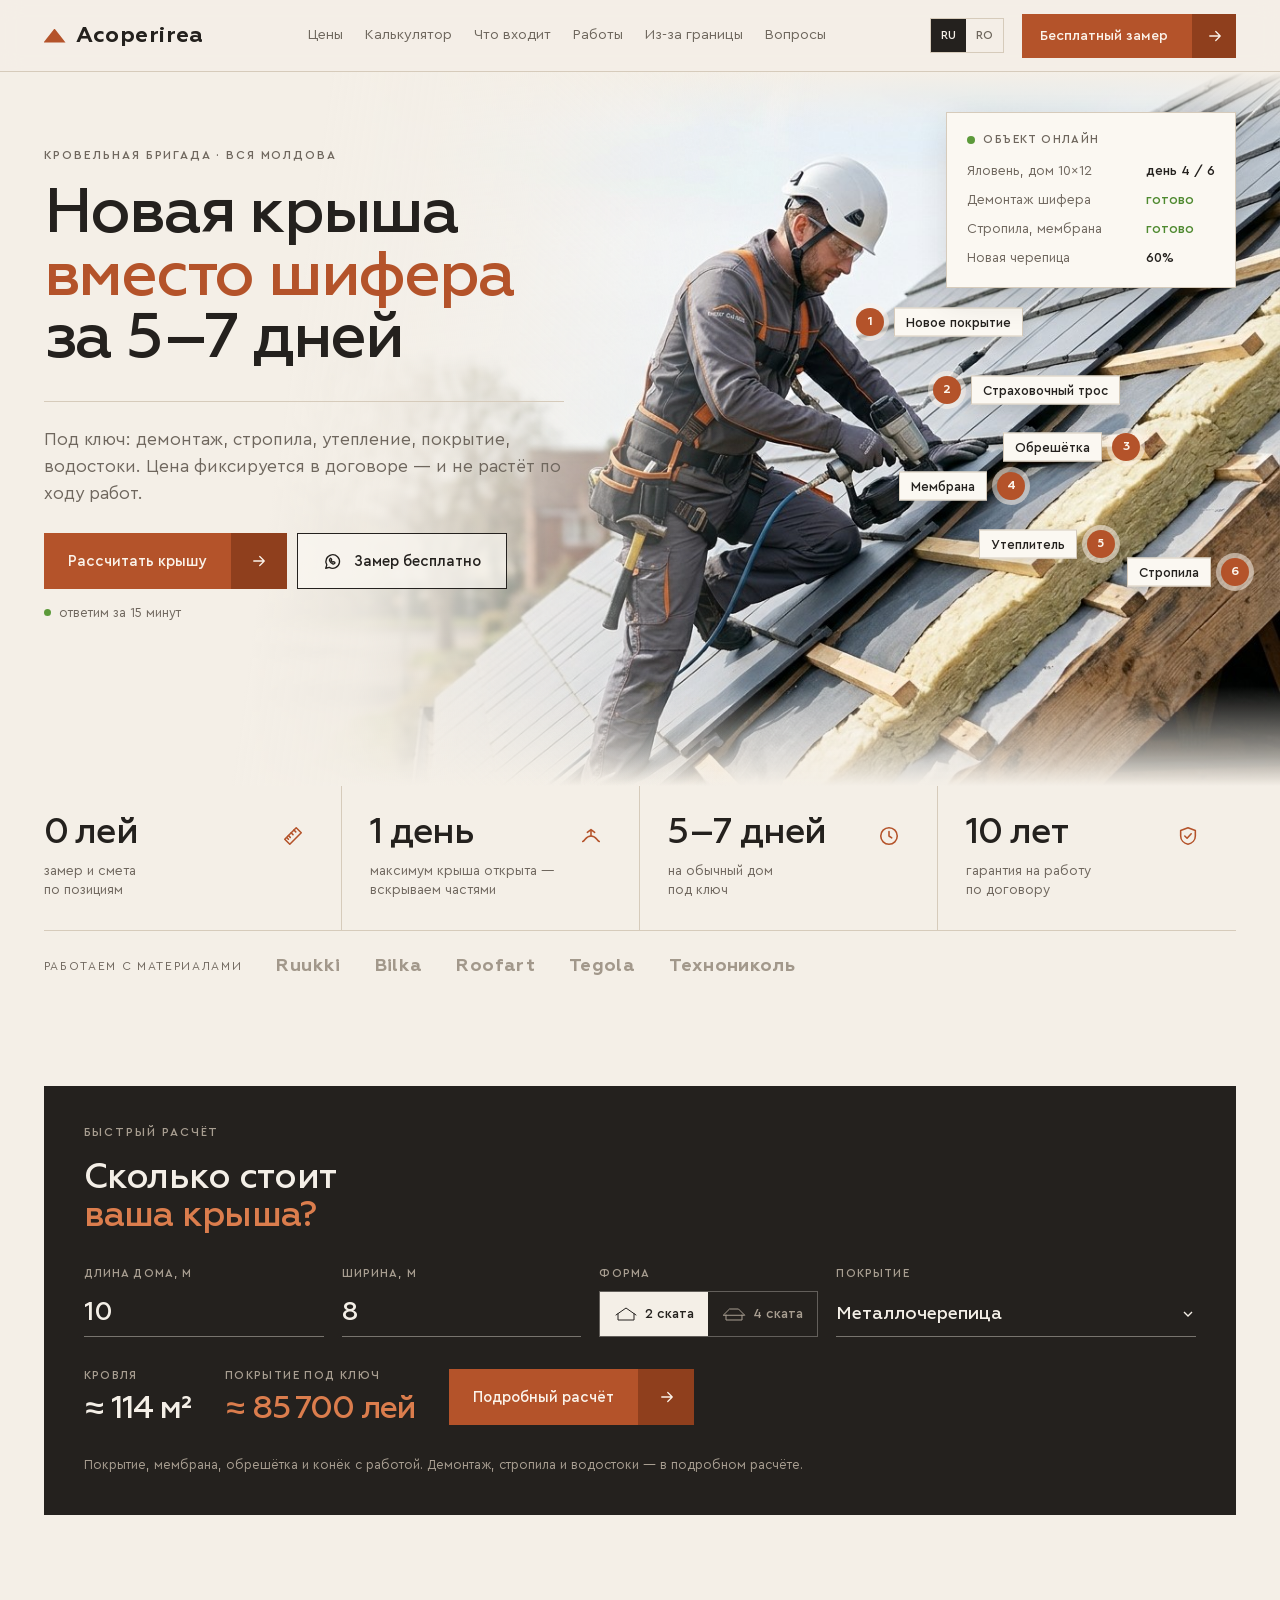
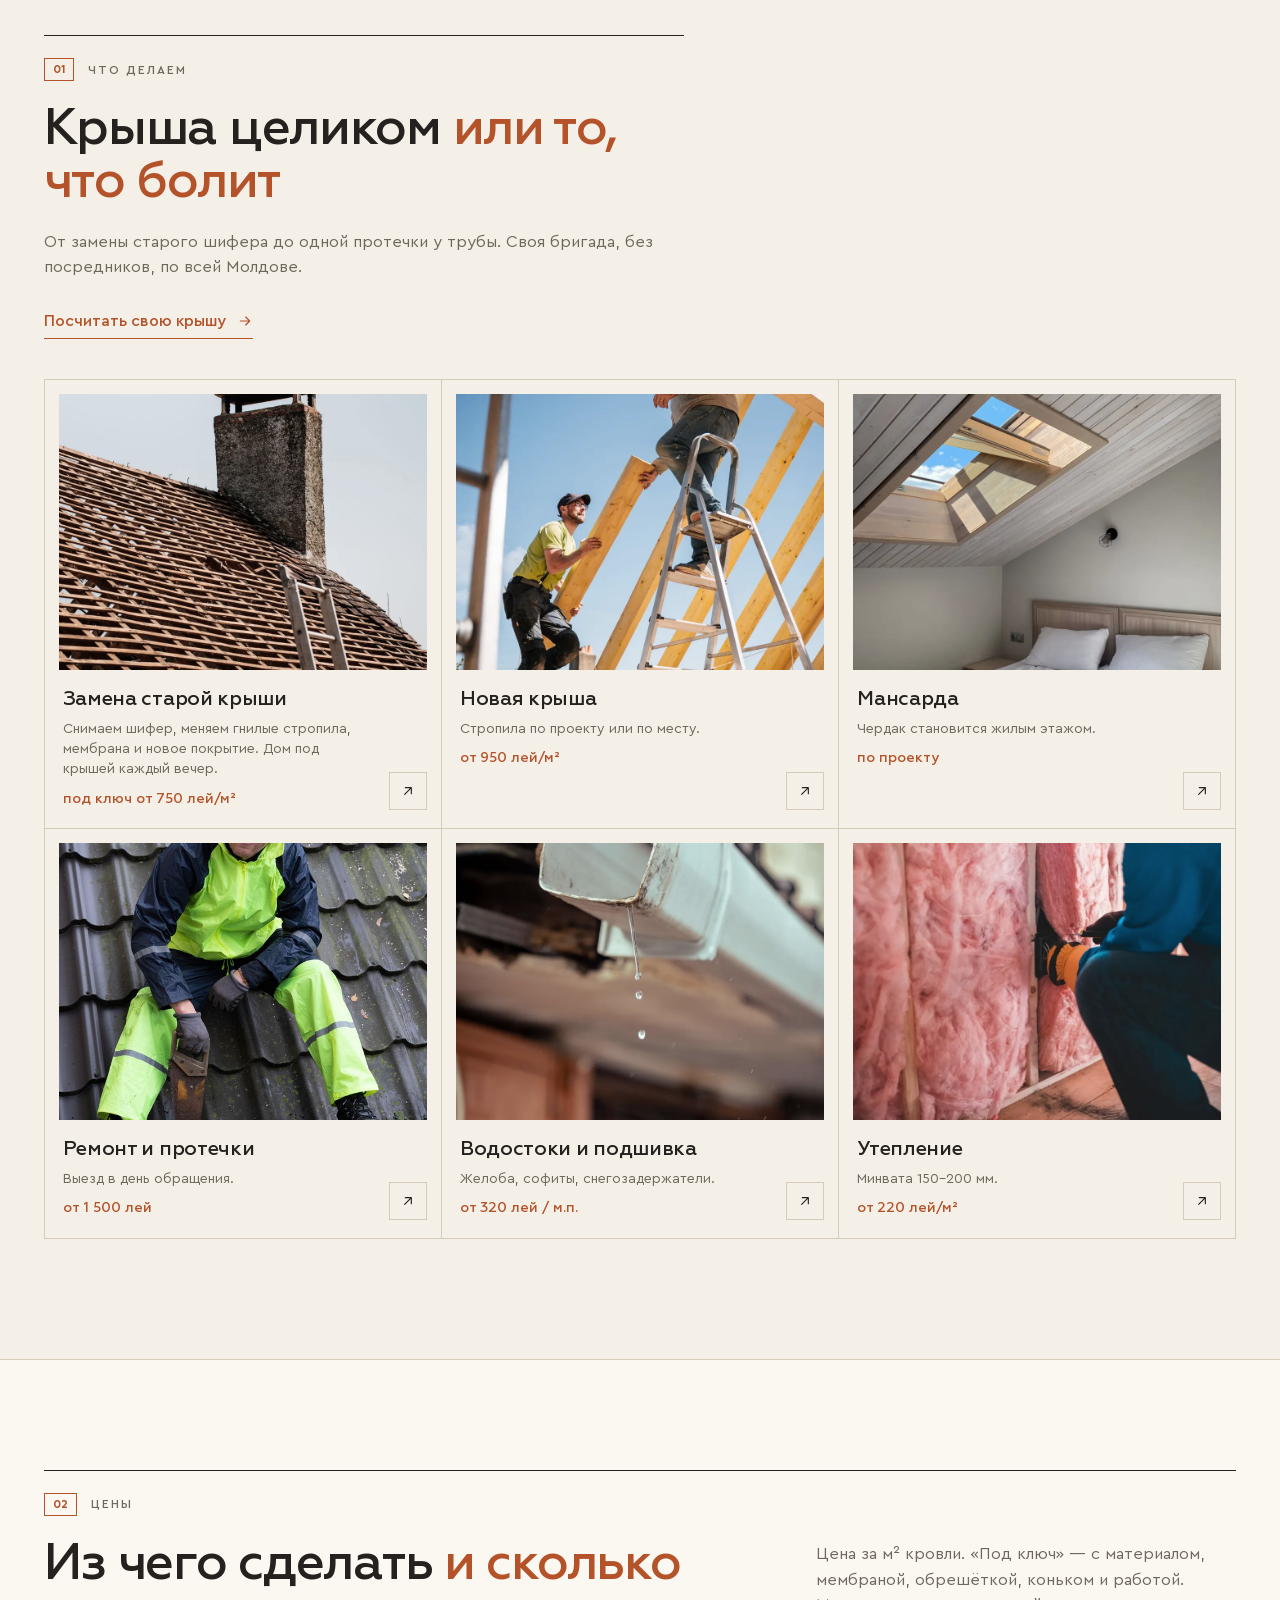
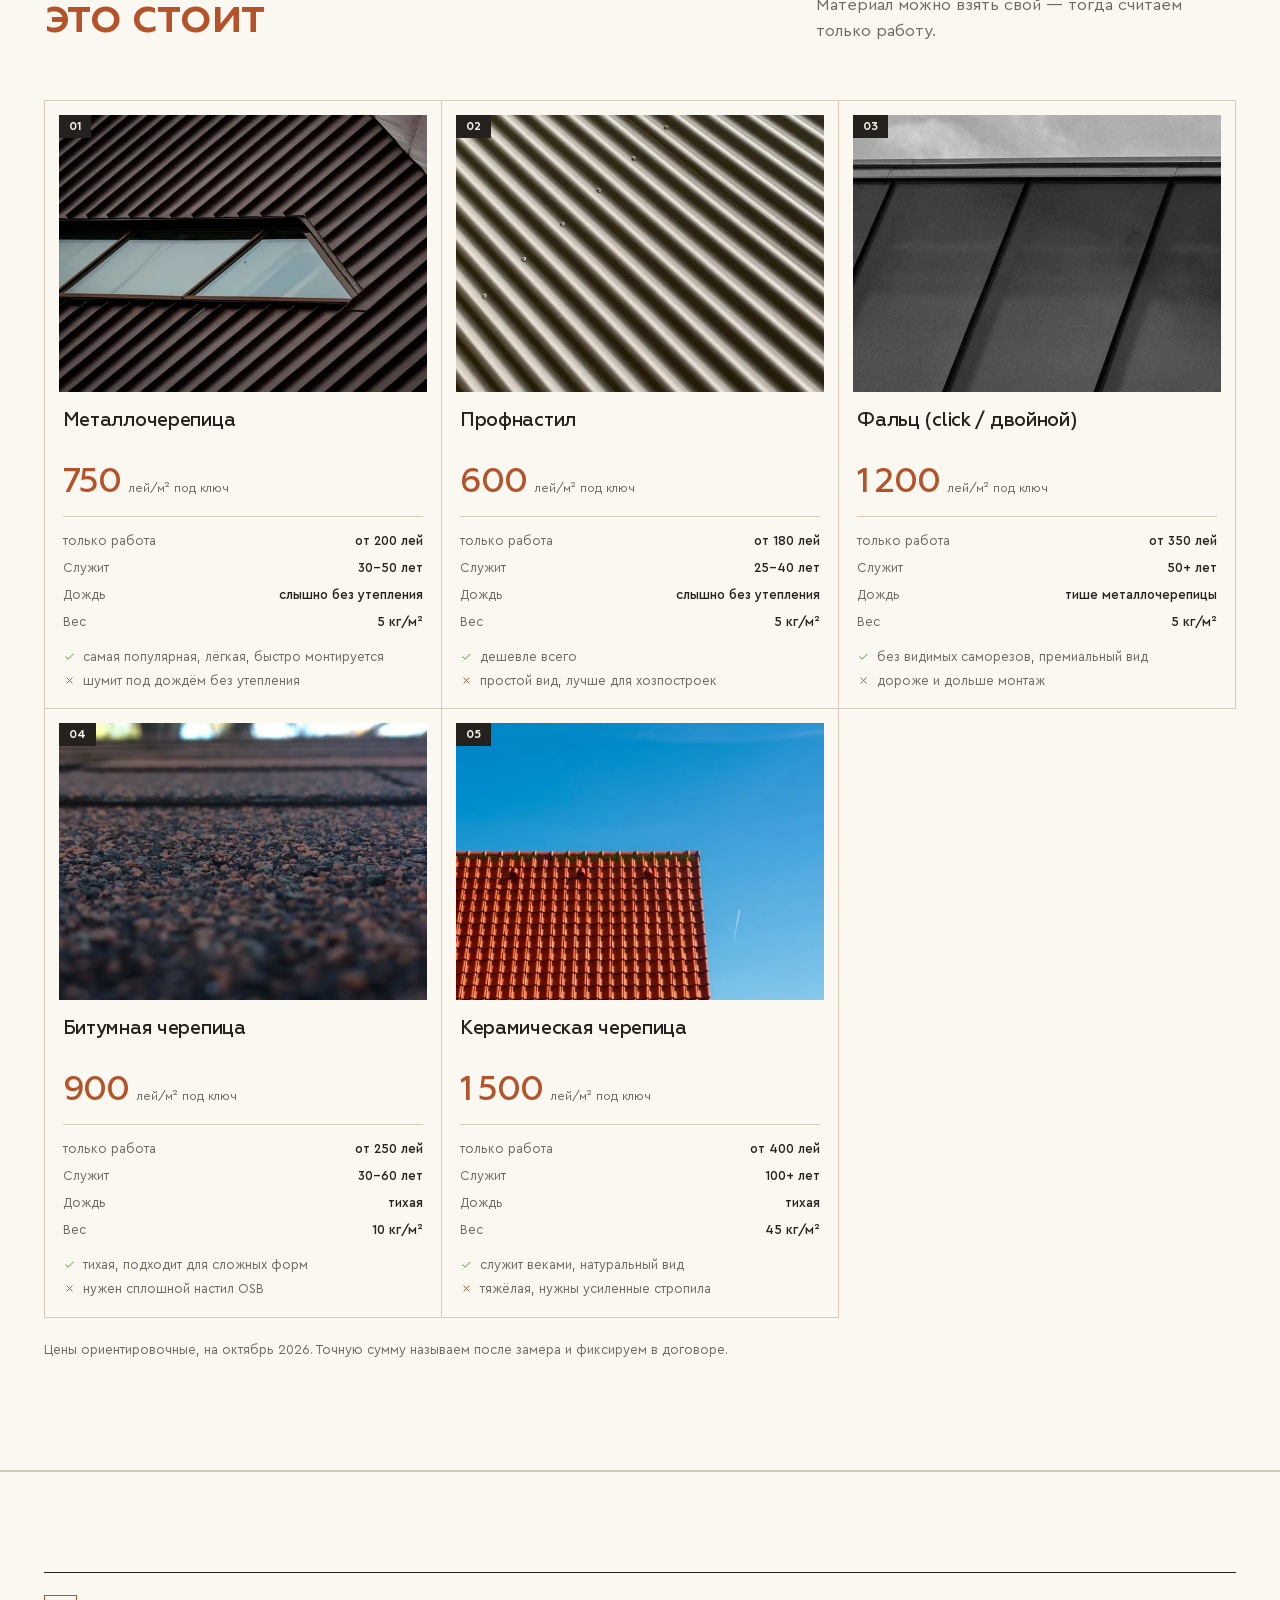
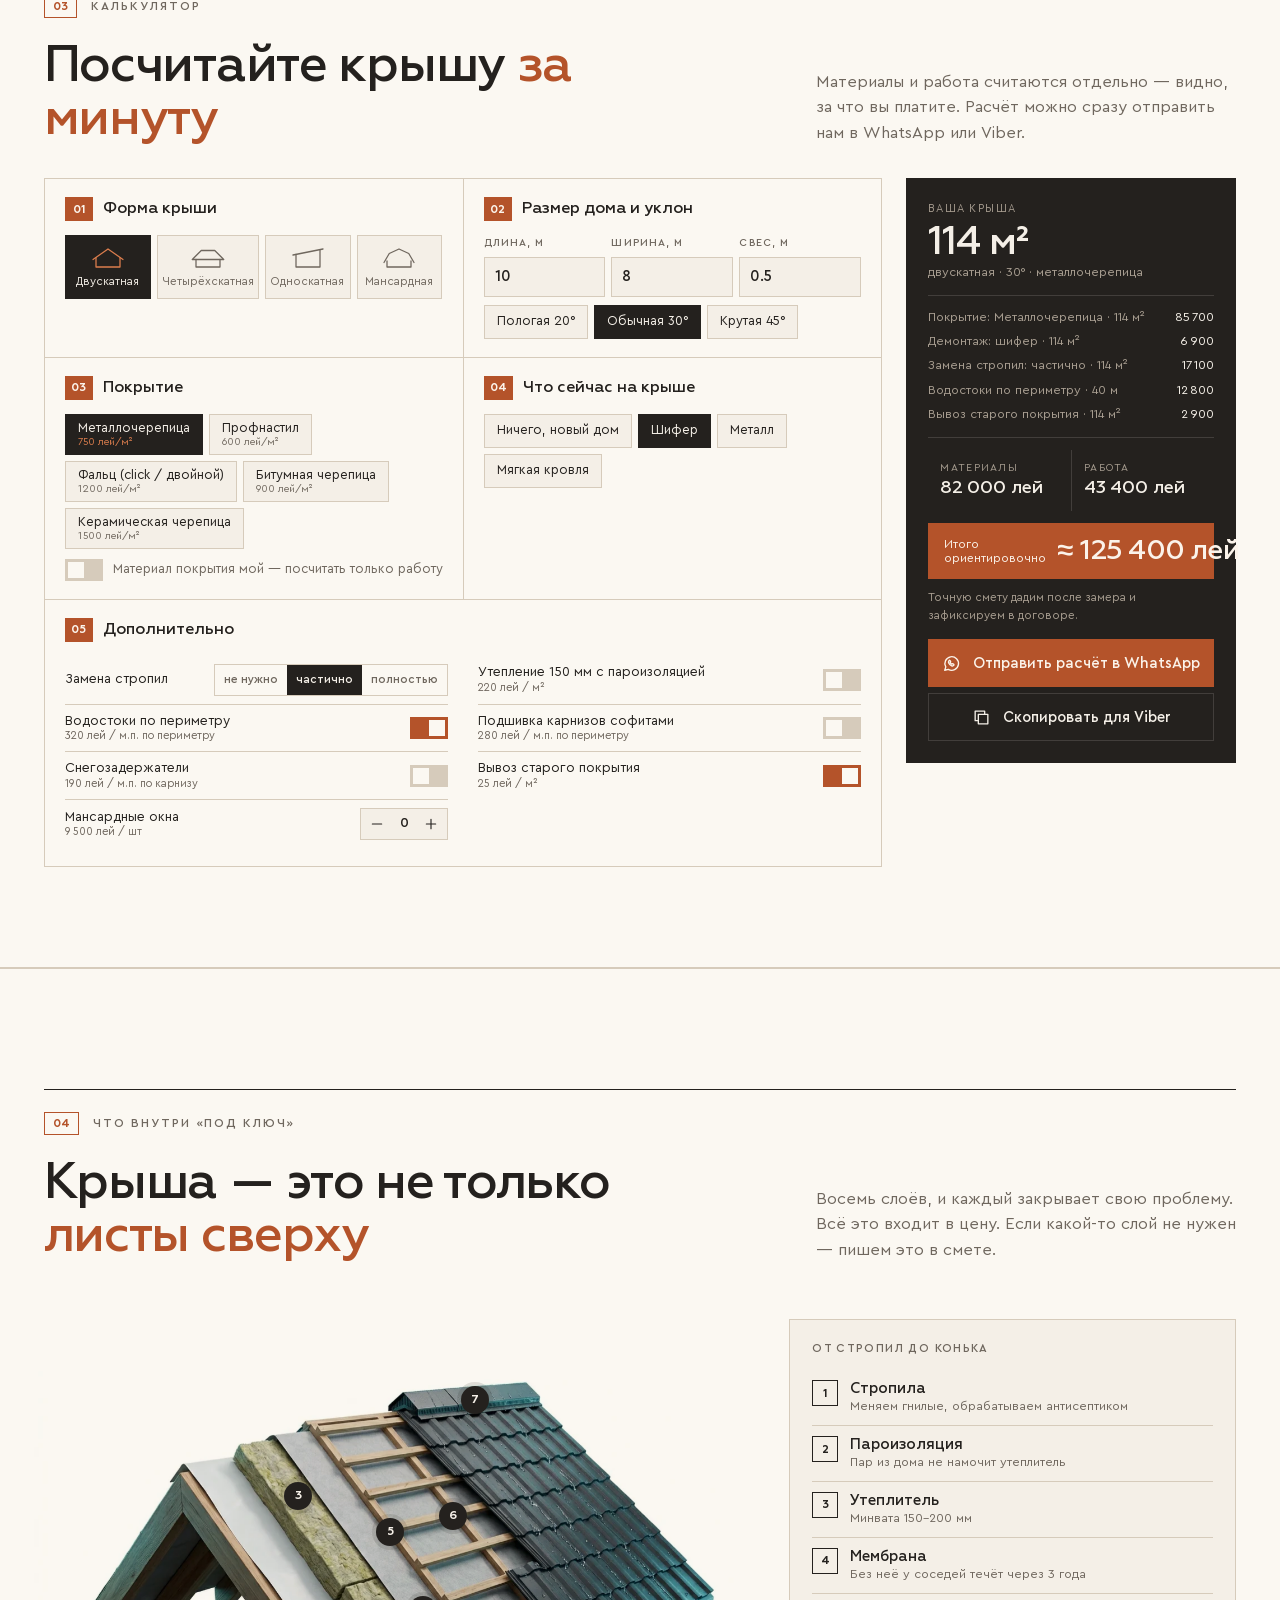
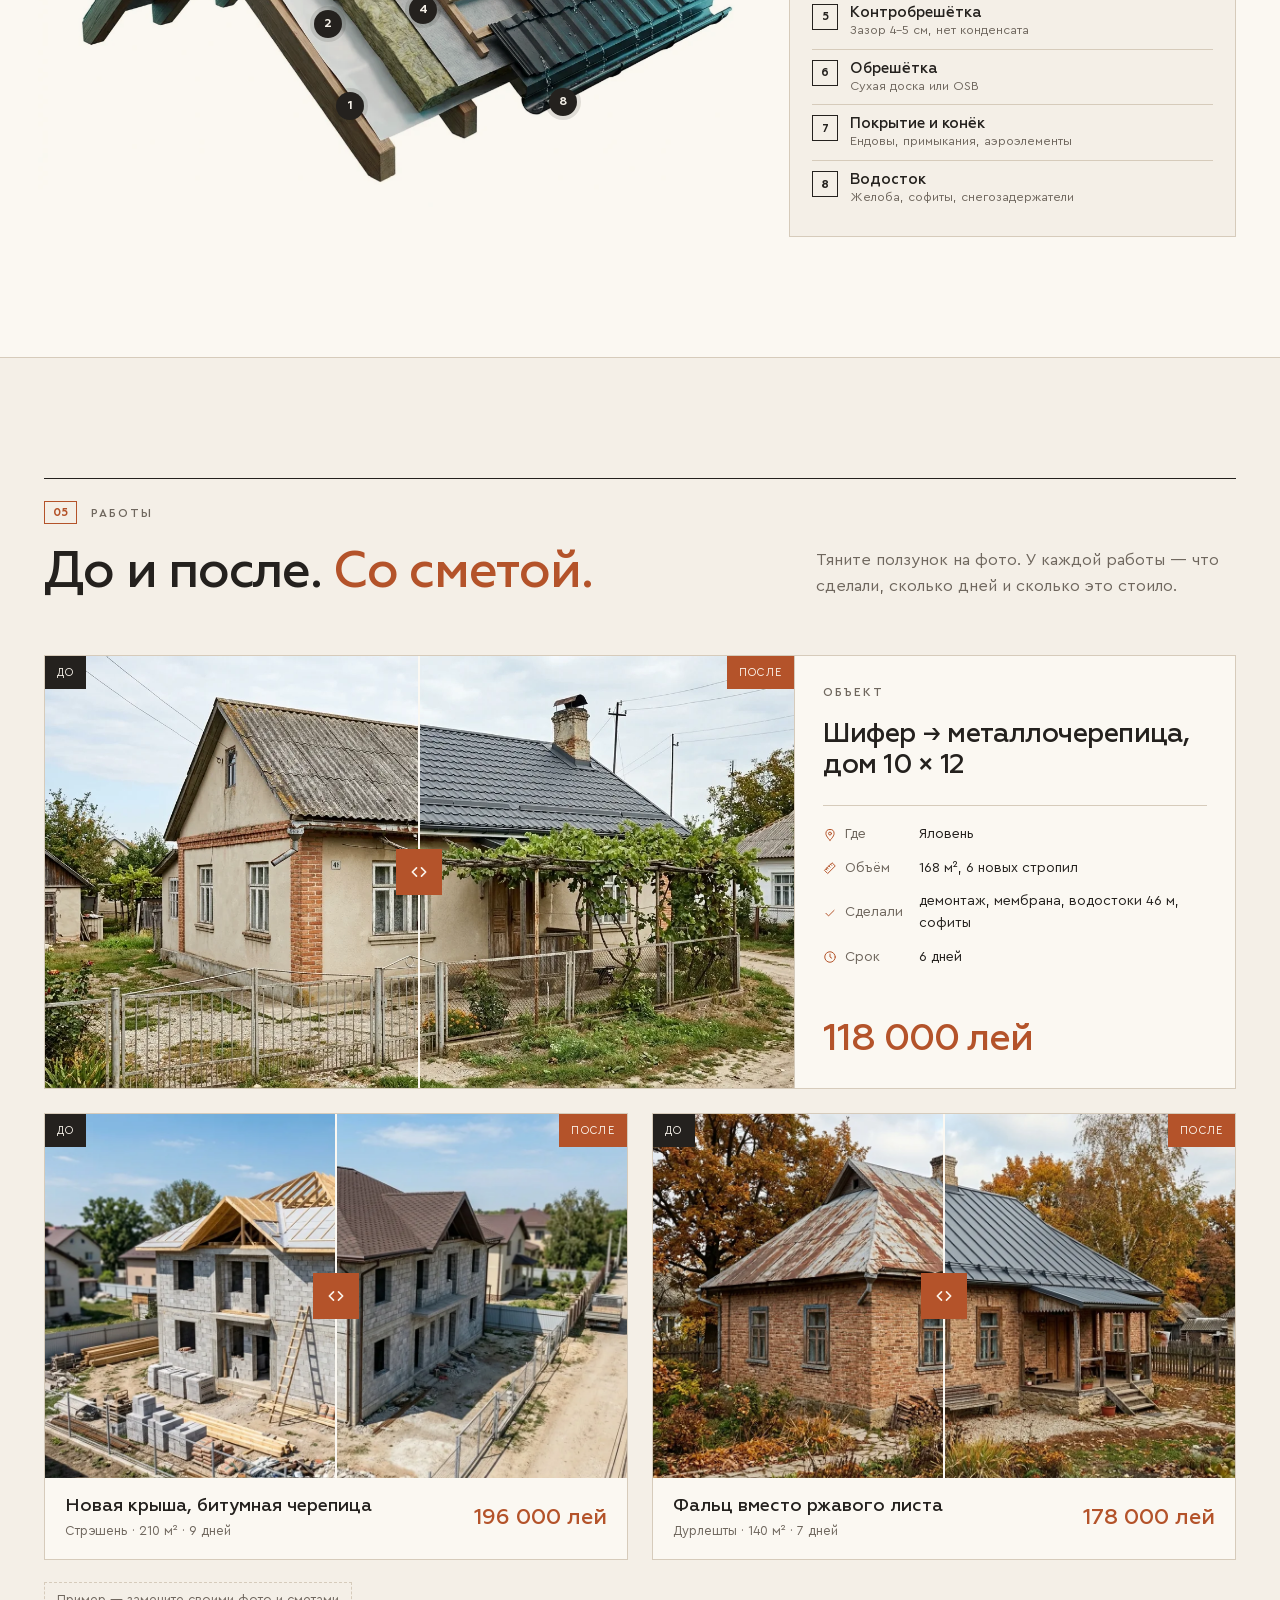
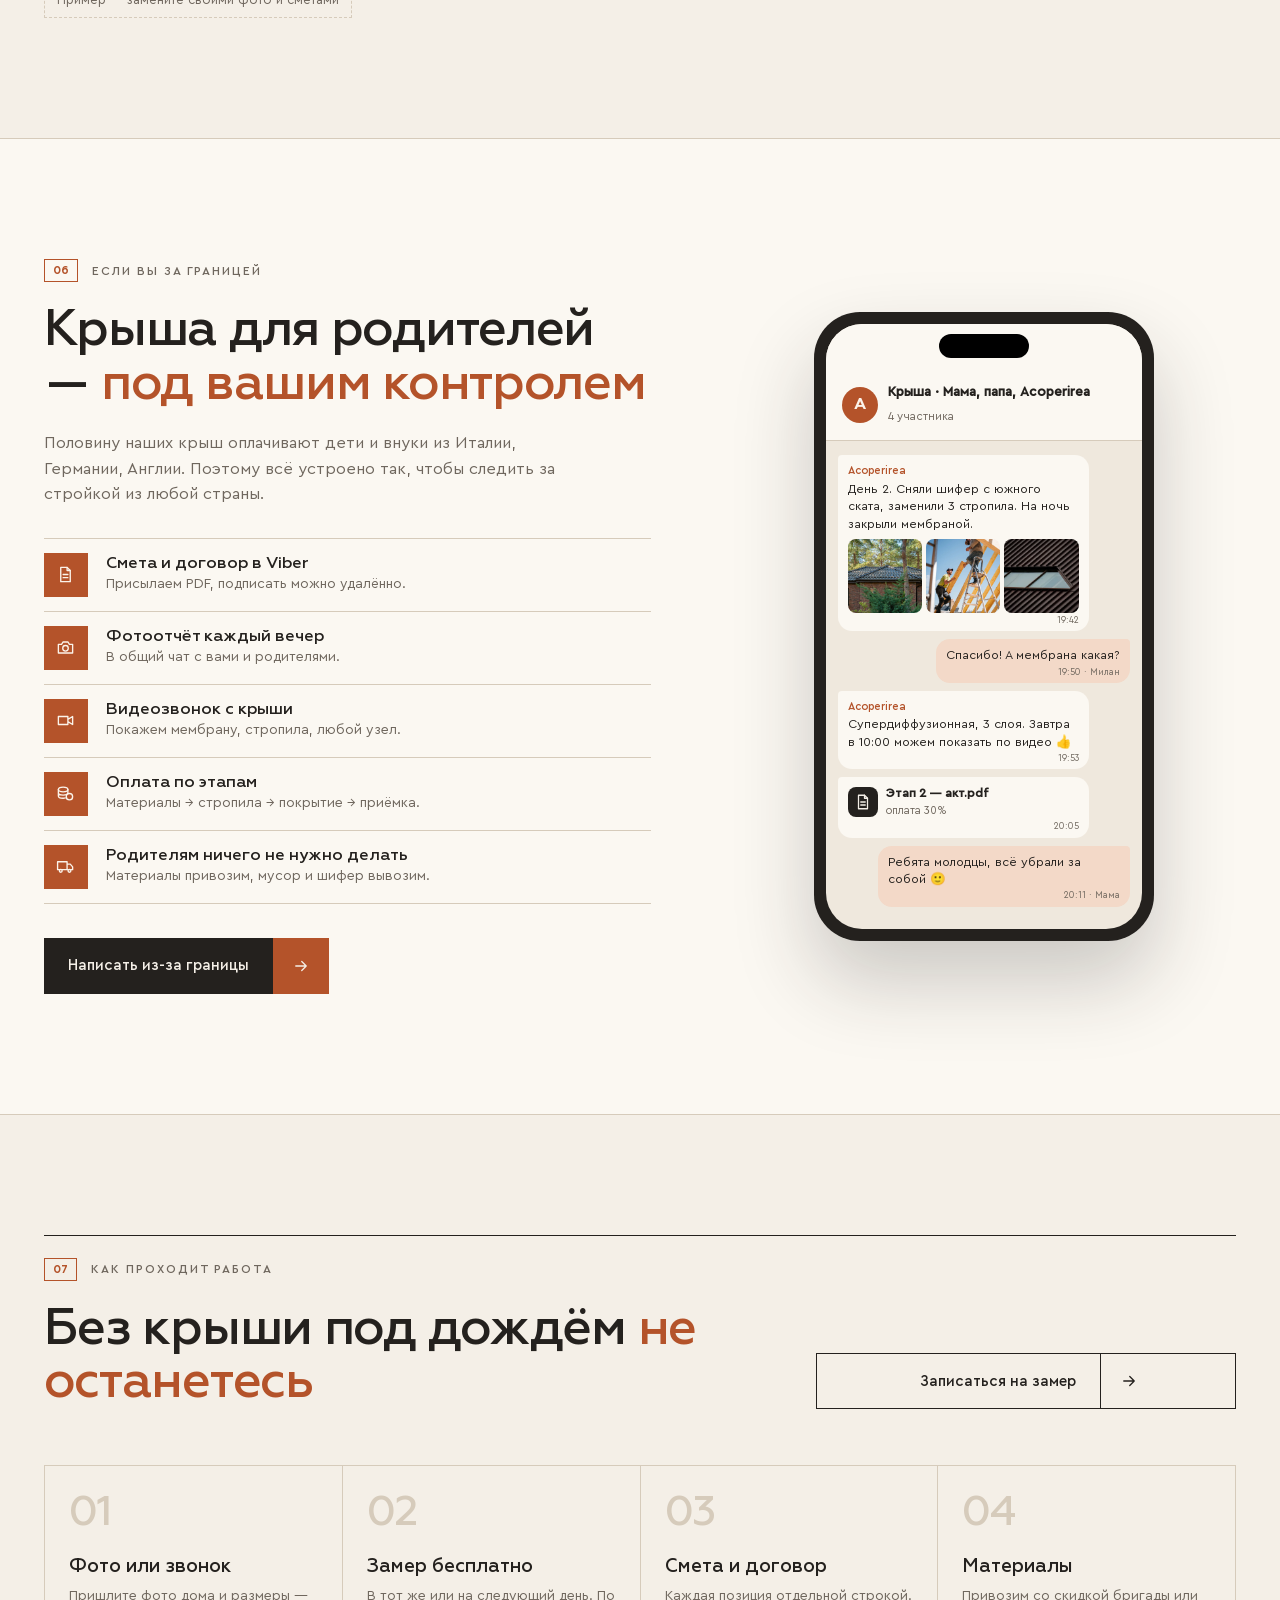
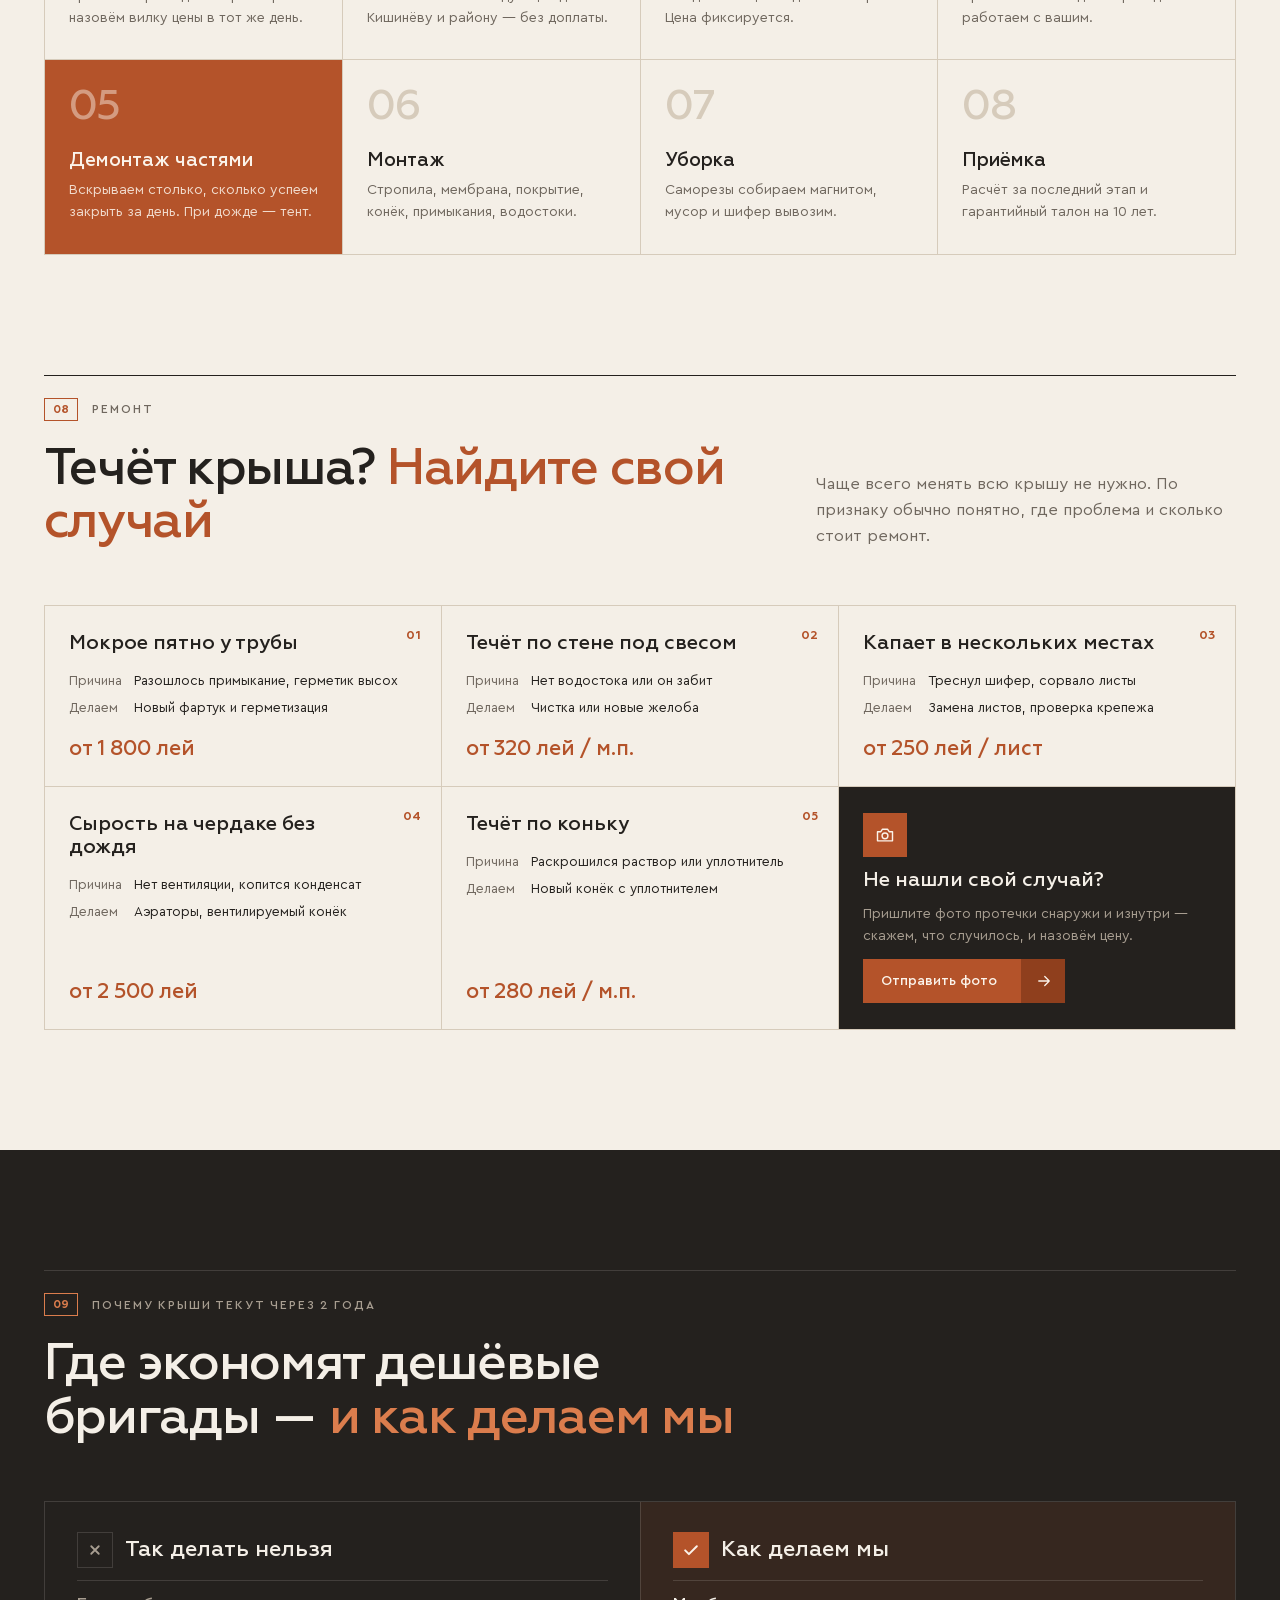
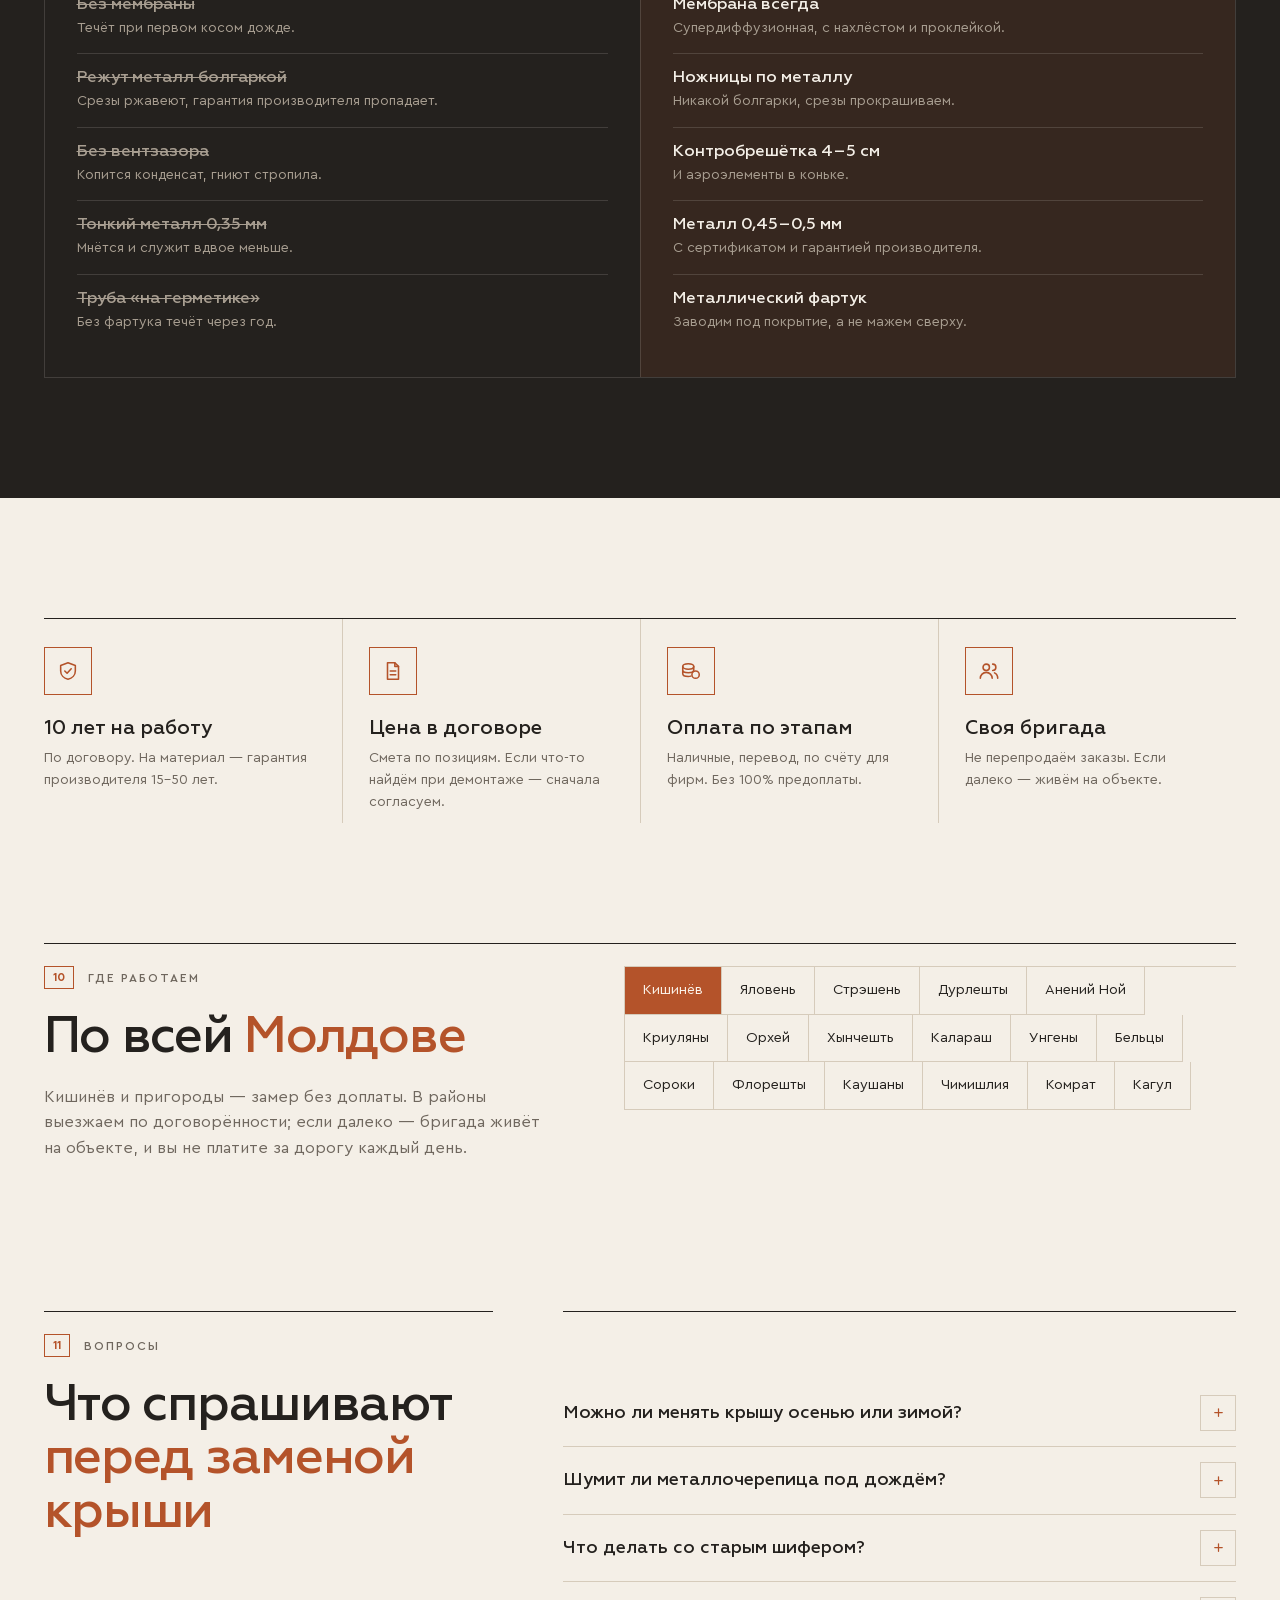
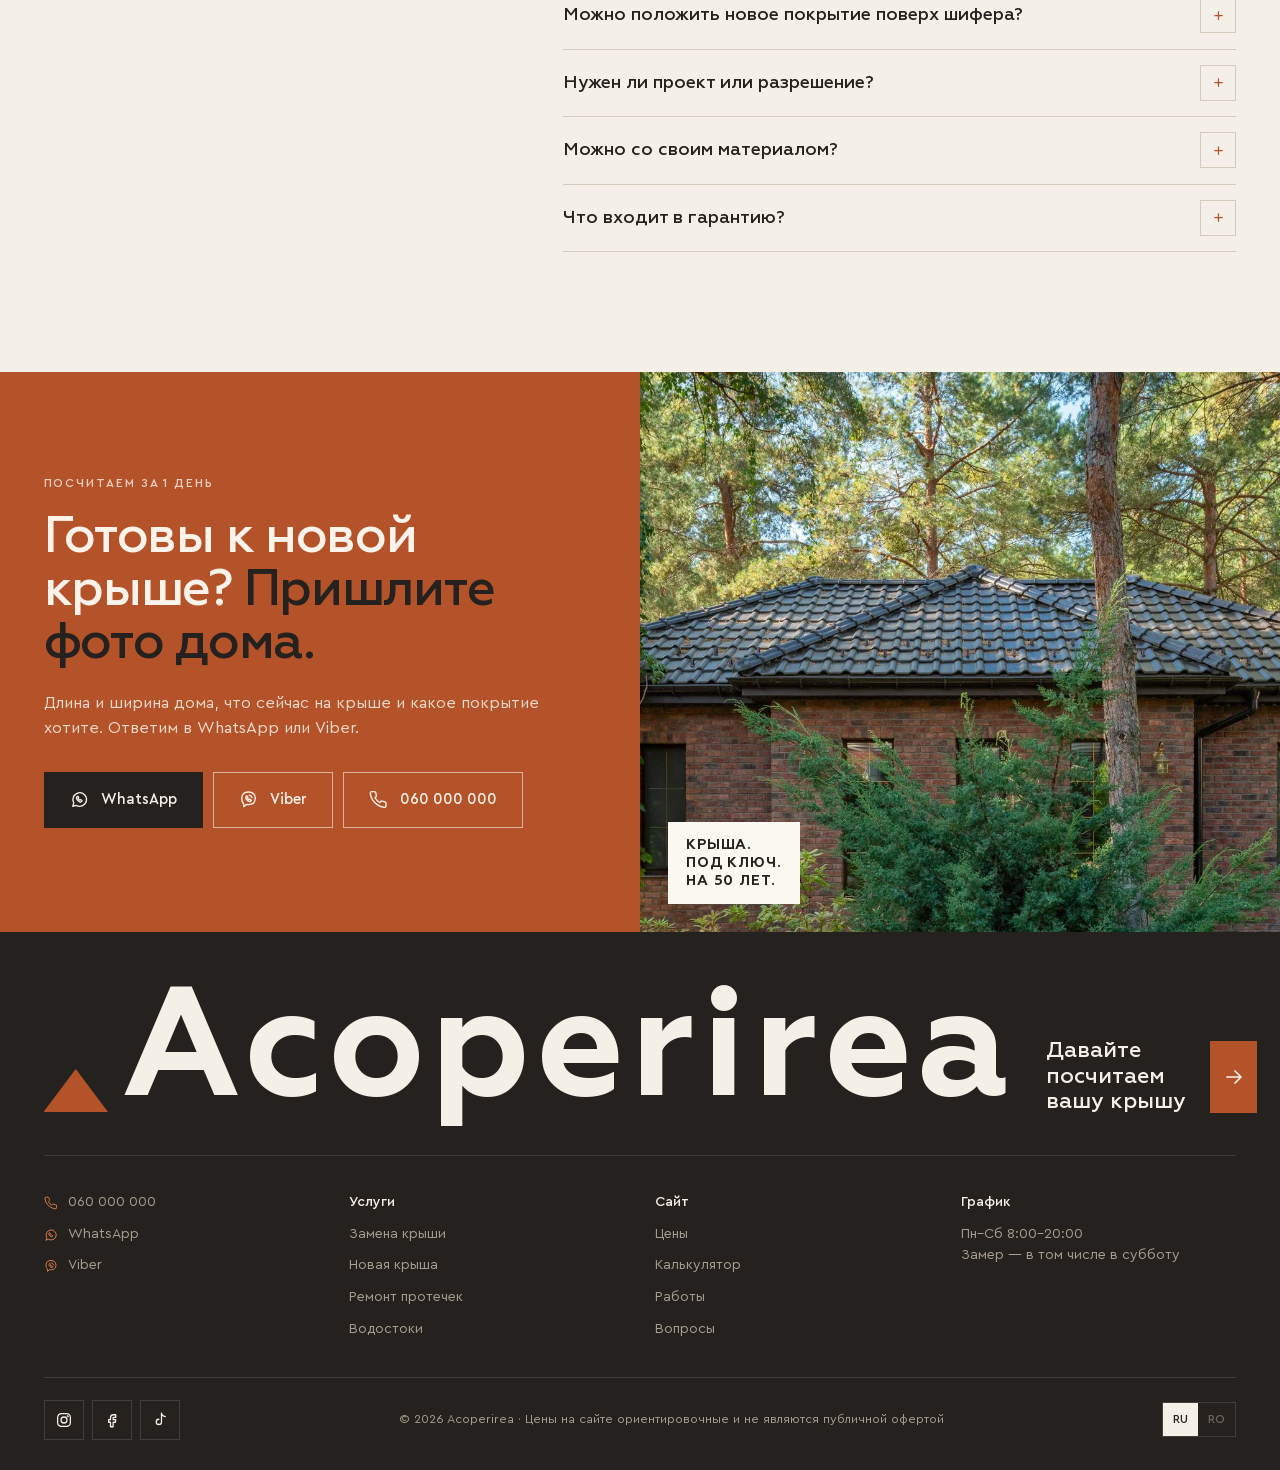
<file: index.html>
<!doctype html>
<html lang="ru">
<head>
<meta charset="utf-8">
<meta name="viewport" content="width=device-width,initial-scale=1">
<title>Замена крыши под ключ за 5–7 дней — Acoperirea · 060 000 000</title>
<meta name="description" content="Новая крыша вместо старого шифера: демонтаж, стропила, утепление, металлочерепица, фальц или битумная черепица, водостоки. Цена в договоре, гарантия 10 лет, работаем по всей Молдове. Посчитайте крышу на сайте.">
<meta property="og:type" content="website">
<meta property="og:locale" content="ru_RU">
<meta property="og:title" content="Новая крыша за 5–7 дней — Acoperirea">
<meta property="og:description" content="Посчитайте крышу на сайте: форма, размер дома, покрытие. Цена под ключ в договоре, фотоотчёт каждый день, гарантия 10 лет.">
<meta property="og:url" content="https://webonix-md.github.io/krovlya-v2/">
<meta property="og:image" content="https://webonix-md.github.io/krovlya-v2/img/og/og-square-ru-2.jpg">
<meta property="og:image:width" content="1200">
<meta property="og:image:height" content="1200">
<meta name="theme-color" content="#F4EFE7">
<link rel="icon" href="favicon.svg" type="image/svg+xml">
<link rel="alternate" hreflang="ru" href="index.html">
<link rel="alternate" hreflang="ro" href="ro.html">
<link rel="preload" href="fonts/Geometria-Medium.woff2" as="font" type="font/woff2" crossorigin>
<link rel="preload" href="fonts/CeraPro-Regular.woff2" as="font" type="font/woff2" crossorigin>
<link rel="preload" href="img/hero-house.jpg" as="image">
<link rel="stylesheet" href="style.css?v=10">
<script type="application/ld+json">
{"@context":"https://schema.org","@type":"RoofingContractor","name":"Acoperirea","description":"Кровельные работы под ключ: замена крыши, новые крыши, мансарды, водостоки. Вся Молдова","telephone":"+37360000000","priceRange":"от 600 MDL/м²","areaServed":"Moldova","address":{"@type":"PostalAddress","addressLocality":"Chișinău","addressCountry":"MD"},"openingHours":"Mo-Sa 08:00-20:00"}
</script>
</head>
<body>

<!-- ============ ИКОНКИ ============ -->
<svg width="0" height="0" style="position:absolute" aria-hidden="true">
  <symbol id="i-arrow" viewBox="0 0 24 24"><path d="M5 12h14M13 6l6 6-6 6"/></symbol>
  <symbol id="i-ne" viewBox="0 0 24 24"><path d="M7 17L17 7M8 7h9v9"/></symbol>
  <symbol id="i-plus" viewBox="0 0 24 24"><path d="M12 5v14M5 12h14"/></symbol>
  <symbol id="i-minus" viewBox="0 0 24 24"><path d="M5 12h14"/></symbol>
  <symbol id="i-menu" viewBox="0 0 24 24"><path d="M4 8h16M4 16h16"/></symbol>
  <symbol id="i-check" viewBox="0 0 24 24"><path d="M5 12.5l4.5 4.5L19 7.5"/></symbol>
  <symbol id="i-x" viewBox="0 0 24 24"><path d="M7 7l10 10M17 7L7 17"/></symbol>
  <symbol id="i-play" viewBox="0 0 24 24"><path d="M8 5.5v13l10-6.5z"/></symbol>
  <symbol id="i-phone" viewBox="0 0 24 24"><path d="M21.5 16.9v3a2 2 0 0 1-2.2 2 19.8 19.8 0 0 1-8.6-3.1 19.5 19.5 0 0 1-6-6A19.8 19.8 0 0 1 1.6 4.2 2 2 0 0 1 3.6 2h3a2 2 0 0 1 2 1.7c.1.9.4 1.8.7 2.7a2 2 0 0 1-.5 2.1L7.5 9.8a16 16 0 0 0 6 6l1.3-1.3a2 2 0 0 1 2.1-.4c.9.3 1.8.6 2.7.7a2 2 0 0 1 1.9 2.1z"/></symbol>
  <symbol id="i-wa" viewBox="0 0 24 24"><path d="M3.5 20.5l1.3-4.2A8.6 8.6 0 1 1 8 19.5z"/><path d="M9 8.2c.3-.3.7-.3 1 0l.8 1.1c.2.3.2.7-.1 1l-.4.4c.4.9 1.2 1.7 2.1 2.1l.4-.4c.3-.3.7-.3 1-.1l1.1.8c.3.3.3.7 0 1l-.6.6c-.5.5-1.3.6-2 .3a7.4 7.4 0 0 1-4-4c-.3-.7-.2-1.5.3-2z"/></symbol>
  <symbol id="i-viber" viewBox="0 0 24 24"><path d="M12 2.5c5.2 0 8.5 2.4 8.5 8s-3.3 8-8.5 8c-.9 0-1.7-.1-2.5-.2L6 21v-3.5c-1.8-1.3-2.5-3.6-2.5-7 0-5.6 3.3-8 8.5-8z"/><path d="M9.3 7.7c.3-.3.7-.3 1 0l.8 1.1c.2.3.2.7-.1 1l-.4.4c.4.9 1.2 1.7 2.1 2.1l.4-.4c.3-.3.7-.3 1-.1l1.1.8c.3.3.3.7 0 1l-.6.6c-.5.5-1.3.6-2 .3a7.4 7.4 0 0 1-4-4c-.3-.7-.2-1.5.3-2zM13 6.4a4 4 0 0 1 3.3 3.3"/></symbol>
  <symbol id="i-ruler" viewBox="0 0 24 24"><path d="M3 15.5L15.5 3 21 8.5 8.5 21z"/><path d="M7 11.5l2 2M10 8.5l2 2M13 5.5l2 2M5.5 14l1.5 1.5"/></symbol>
  <symbol id="i-clock" viewBox="0 0 24 24"><circle cx="12" cy="12" r="9"/><path d="M12 7v5l3 2"/></symbol>
  <symbol id="i-shield" viewBox="0 0 24 24"><path d="M12 3l8 3v6c0 4.5-3.4 8-8 9-4.6-1-8-4.5-8-9V6z"/><path d="M8.5 12l2.5 2.5 4.5-5"/></symbol>
  <symbol id="i-tarp" viewBox="0 0 24 24"><path d="M3 18c3-1 3-6 9-6s6 5 9 6"/><path d="M12 12V5M8 8l4-3 4 3"/></symbol>
  <symbol id="i-doc" viewBox="0 0 24 24"><path d="M6 3h8l4 4v14H6z"/><path d="M14 3v4h4M9 12h6M9 16h6"/></symbol>
  <symbol id="i-coins" viewBox="0 0 24 24"><ellipse cx="9" cy="7" rx="6" ry="3"/><path d="M3 7v4c0 1.7 2.7 3 6 3s6-1.3 6-3V7M3 11v4c0 1.7 2.7 3 6 3 1 0 2-.1 2.8-.4"/><circle cx="17" cy="16" r="4"/></symbol>
  <symbol id="i-team" viewBox="0 0 24 24"><circle cx="9" cy="8" r="3.5"/><path d="M2.5 20a6.5 6.5 0 0 1 13 0M16 4.5a3.5 3.5 0 0 1 0 7M18 14a6.5 6.5 0 0 1 3.5 6"/></symbol>
  <symbol id="i-camera" viewBox="0 0 24 24"><path d="M3 8h4l2-3h6l2 3h4v11H3z"/><circle cx="12" cy="13" r="3.5"/></symbol>
  <symbol id="i-video" viewBox="0 0 24 24"><path d="M3 7h12v10H3zM15 10.5l6-3.5v10l-6-3.5"/></symbol>
  <symbol id="i-truck" viewBox="0 0 24 24"><path d="M2 6h12v10H2zM14 9h4l3 3.5V16h-7"/><circle cx="6" cy="17.5" r="1.8"/><circle cx="17" cy="17.5" r="1.8"/></symbol>
  <symbol id="i-copy" viewBox="0 0 24 24"><path d="M8 8h12v12H8z"/><path d="M16 8V4H4v12h4"/></symbol>
  <symbol id="i-pin" viewBox="0 0 24 24"><path d="M12 21s7-6.2 7-11.5a7 7 0 0 0-14 0C5 14.8 12 21 12 21z"/><circle cx="12" cy="9.5" r="2.5"/></symbol>
  <symbol id="i-insta" viewBox="0 0 24 24"><rect x="3.5" y="3.5" width="17" height="17" rx="5"/><circle cx="12" cy="12" r="4"/><circle cx="17" cy="7" r=".6"/></symbol>
  <symbol id="i-fb" viewBox="0 0 24 24"><path d="M14 8.5h3V5h-3a4 4 0 0 0-4 4v2.5H7.5V15H10v6h3.5v-6h3l.5-3.5h-3.5V9a.5.5 0 0 1 .5-.5z"/></symbol>
  <symbol id="i-tiktok" viewBox="0 0 24 24"><path d="M14 3v11.5a3.5 3.5 0 1 1-3.5-3.5M14 3c.5 2.7 2.3 4.3 5 4.5"/></symbol>
  <symbol id="r-gable" viewBox="0 0 48 32"><path d="M4 18L24 4l20 14"/><path d="M8 15.5V28h32V15.5"/></symbol>
  <symbol id="r-hip" viewBox="0 0 48 32"><path d="M3 18L15 6h18l12 12z"/><path d="M8 18v10h32V18"/></symbol>
  <symbol id="r-mono" viewBox="0 0 48 32"><path d="M4 12L44 4"/><path d="M8 11.2V28h32V5.8"/></symbol>
  <symbol id="r-mansard" viewBox="0 0 48 32"><path d="M4 22l7-12 13-6 13 6 7 12"/><path d="M8 20v8h32v-8"/></symbol>
</svg>

<!-- ============ ШАПКА ============ -->
<header class="hdr" id="top">
  <div class="hdr__in">
    <a class="logo" href="#top" aria-label="Acoperirea — на главную">Acoperirea<i></i></a>
    <nav class="nav" id="nav" aria-label="Меню">
      <a href="#prices">Цены</a>
      <a href="#calc">Калькулятор</a>
      <a href="#pie">Что входит</a>
      <a href="#works">Работы</a>
      <a href="#abroad">Из-за границы</a>
      <a href="#faq">Вопросы</a>
    </nav>
    <div class="hdr__act">
      <div class="lang"><a class="is-on" href="index.html" hreflang="ru">RU</a><a href="ro.html" hreflang="ro">RO</a></div>
      <a class="hdr__tel" href="tel:+37360000000"><svg><use href="#i-phone"/></svg>060 000 000</a>
      <a class="btn btn--lime btn--sm hdr__cta" data-wa="hero" href="https://wa.me/37360000000" target="_blank" rel="noopener">Бесплатный замер<span class="btn__ic"><svg><use href="#i-arrow"/></svg></span></a>
      <button class="burger" id="burger" aria-label="Меню" aria-expanded="false"><svg><use href="#i-menu"/></svg></button>
    </div>
  </div>
</header>

<main>

<!-- ============ 1. ПЕРВЫЙ ЭКРАН ============ -->
<section class="hero" id="hero">
  <div class="hero__media">
    <figure class="hero__img">
      <img src="img/hero-house.jpg" width="1376" height="768" alt="Кровельщик со страховкой укладывает новое покрытие, видны обрешётка, утеплитель и стропила">
    </figure>
    <svg class="hero__lines" aria-hidden="true"></svg>
    <div class="hero__top">
      <div class="hero__l">
        <p class="kick">Кровельная бригада · вся Молдова</p>
        <h1 class="hero__title">Новая крыша <em>вместо шифера</em> за 5–7 дней</h1>
      </div>
      <div class="hero__r">
        <p class="hero__sub">Под ключ: демонтаж, стропила, утепление, покрытие, водостоки. Цена фиксируется в договоре — и не растёт по ходу работ.</p>
        <div class="hero__btns">
          <a class="btn btn--terra" href="#calc">Рассчитать крышу<span class="btn__ic"><svg><use href="#i-arrow"/></svg></span></a>
          <a class="btn btn--line" data-wa="hero" href="https://wa.me/37360000000" target="_blank" rel="noopener"><svg><use href="#i-wa"/></svg>Замер бесплатно</a>
        </div>
        <p class="hero__note">ответим за 15 минут</p>
      </div>
    </div>
    <div class="glass glass--status" aria-hidden="true">
    <p class="glass__hd"><i></i>Объект онлайн</p>
    <dl>
      <dt>Яловень, дом 10×12</dt><dd>день 4 / 6</dd>
      <dt>Демонтаж шифера</dt><dd class="ok">готово</dd>
      <dt>Стропила, мембрана</dt><dd class="ok">готово</dd>
      <dt>Новая черепица</dt><dd>60%</dd>
    </dl>
  </div>
  </div>

  <div class="wrap">
    <ol class="legend">
      <li class="callout" data-x="68" data-y="35"><b>1</b><strong>Новое покрытие</strong></li>
      <li class="callout" data-x="74" data-y="44.5"><b>2</b><strong>Страховочный трос</strong></li>
      <li class="callout" data-x="88" data-y="52.5"><b>3</b><strong>Обрешётка</strong></li>
      <li class="callout" data-x="79" data-y="58"><b>4</b><strong>Мембрана</strong></li>
      <li class="callout" data-x="86" data-y="66"><b>5</b><strong>Утеплитель</strong></li>
      <li class="callout" data-x="96.5" data-y="70"><b>6</b><strong>Стропила</strong></li>
    </ol>
    <div class="stats">
      <div class="stat"><span class="stat__ic"><svg><use href="#i-ruler"/></svg></span><b>0 лей</b><small>замер и смета<br>по позициям</small></div>
      <div class="stat"><span class="stat__ic"><svg><use href="#i-tarp"/></svg></span><b>1 день</b><small>максимум крыша открыта —<br>вскрываем частями</small></div>
      <div class="stat"><span class="stat__ic"><svg><use href="#i-clock"/></svg></span><b>5–7 дней</b><small>на обычный дом<br>под ключ</small></div>
      <div class="stat"><span class="stat__ic"><svg><use href="#i-shield"/></svg></span><b>10 лет</b><small>гарантия на работу<br>по договору</small></div>
    </div>
    <div class="hero__brands"><span>Работаем с материалами</span><b>Ruukki</b><b>Bilka</b><b>Roofart</b><b>Tegola</b><b>Технониколь</b></div>
  </div>
</section>

<!-- ============ МИНИ-РАСЧЁТ ============ -->
<section class="quick" aria-label="Быстрый расчёт">
  <div class="wrap">
    <div class="quick__card" id="qcalc">
      <div class="quick__t">
        <p class="kick kick--dark">Быстрый расчёт</p>
        <h2>Сколько стоит <em>ваша крыша?</em></h2>
      </div>
      <div class="quick__f">
        <label class="fld"><span>Длина дома, м</span><input type="number" id="qL" value="10" min="4" max="40" step="0.5" inputmode="decimal"></label>
        <label class="fld"><span>Ширина, м</span><input type="number" id="qW" value="8" min="4" max="30" step="0.5" inputmode="decimal"></label>
        <div class="fld"><span>Форма</span>
          <div class="seg" role="radiogroup" aria-label="Форма крыши">
            <button type="button" class="is-on" data-qshape="gable" aria-pressed="true"><svg><use href="#r-gable"/></svg>2 ската</button>
            <button type="button" data-qshape="hip" aria-pressed="false"><svg><use href="#r-hip"/></svg>4 ската</button>
          </div>
        </div>
        <label class="fld fld--sel"><span>Покрытие</span><select id="qCov"></select></label>
      </div>
      <div class="quick__res">
        <div><span>Кровля</span><b id="qArea">≈ 114 м²</b></div>
        <div class="quick__sum"><span>Покрытие под ключ</span><b id="qSum">≈ 85 700 лей</b></div>
        <a class="btn btn--dark" href="#calc">Подробный расчёт<span class="btn__ic"><svg><use href="#i-arrow"/></svg></span></a>
      </div>
      <p class="quick__note">Покрытие, мембрана, обрешётка и конёк с работой. Демонтаж, стропила и водостоки — в подробном расчёте.</p>
    </div>
  </div>
</section>

<!-- ============ 3. ЧТО ДЕЛАЕМ ============ -->
<section class="sec" id="services">
  <div class="wrap svc">
    <div class="svc__intro">
      <p class="kick kick--dark">Что делаем</p>
      <h2 class="h2">Крыша целиком <em>или то, что болит</em></h2>
      <p class="lead">От замены старого шифера до одной протечки у трубы. Своя бригада, без посредников, по всей Молдове.</p>
      <a class="link" href="#calc">Посчитать свою крышу<svg><use href="#i-arrow"/></svg></a>
    </div>
    <div class="svc__grid">
      <article class="card card--big"><img src="img/svc-repair.webp" alt="Старая черепичная крыша с трубой во время ремонта" loading="lazy" width="900" height="700"><div class="card__b"><h3>Замена старой крыши</h3><p>Снимаем шифер, меняем гнилые стропила, мембрана и новое покрытие. Дом под крышей каждый вечер.</p><span class="card__price">под ключ от 750 лей/м²</span></div><span class="card__go"><svg><use href="#i-ne"/></svg></span></article>
      <article class="card"><img src="img/svc-new.webp" alt="Монтаж стропильной системы на новом доме" loading="lazy" width="900" height="1100"><div class="card__b"><h3>Новая крыша</h3><p>Стропила по проекту или по месту.</p><span class="card__price">от 950 лей/м²</span></div><span class="card__go"><svg><use href="#i-ne"/></svg></span></article>
      <article class="card"><img src="img/svc-mansard.webp" alt="Мансарда с мансардным окном" loading="lazy" width="900" height="700"><div class="card__b"><h3>Мансарда</h3><p>Чердак становится жилым этажом.</p><span class="card__price">по проекту</span></div><span class="card__go"><svg><use href="#i-ne"/></svg></span></article>
      <article class="card"><img src="img/svc-replace.jpg" alt="Старая черепичная крыша с трубой во время ремонта" loading="lazy" width="900" height="700"><div class="card__b"><h3>Ремонт и протечки</h3><p>Выезд в день обращения.</p><span class="card__price">от 1 500 лей</span></div><span class="card__go"><svg><use href="#i-ne"/></svg></span></article>
      <article class="card"><img src="img/svc-gutters.webp" alt="Водосточный желоб под краем крыши" loading="lazy" width="900" height="1100"><div class="card__b"><h3>Водостоки и подшивка</h3><p>Желоба, софиты, снегозадержатели.</p><span class="card__price">от 320 лей / м.п.</span></div><span class="card__go"><svg><use href="#i-ne"/></svg></span></article>
      <article class="card"><img src="img/svc-insulation.webp" alt="Монтаж утеплителя между балками" loading="lazy" width="900" height="700"><div class="card__b"><h3>Утепление</h3><p>Минвата 150–200 мм.</p><span class="card__price">от 220 лей/м²</span></div><span class="card__go"><svg><use href="#i-ne"/></svg></span></article>
    </div>
  </div>
</section>

<!-- ============ 4. ПОКРЫТИЯ ============ -->
<section class="panel panel--light sec sec--prices" id="prices">
  <div class="wrap wrap--full">
    <div class="head">
      <div><p class="kick kick--dark">Цены</p><h2 class="h2">Из чего сделать <em>и сколько это стоит</em></h2></div>
      <p class="lead">Цена за м² кровли. «Под ключ» — с материалом, мембраной, обрешёткой, коньком и работой. Материал можно взять свой — тогда считаем только работу.</p>
    </div>
    <div class="cmp" id="cmp"></div>
    <p class="note">Цены ориентировочные, на октябрь 2026. Точную сумму называем после замера и фиксируем в договоре.</p>
  </div>
</section>

<!-- ============ 5. КАЛЬКУЛЯТОР ============ -->
<section class="panel panel--light sec sec--calc" id="calc">
  <div class="wrap">
    <div class="head">
      <div><p class="kick kick--dark">Калькулятор</p><h2 class="h2">Посчитайте крышу <em>за минуту</em></h2></div>
      <p class="lead">Материалы и работа считаются отдельно — видно, за что вы платите. Расчёт можно сразу отправить нам в WhatsApp или Viber.</p>
    </div>
    <div class="calc">
      <div class="calc__form">
        <div class="cstep">
          <p class="cstep__t"><b>01</b>Форма крыши</p>
          <div class="shapes" role="radiogroup" aria-label="Форма крыши">
            <button type="button" class="shape is-on" data-shape="gable" aria-pressed="true"><svg><use href="#r-gable"/></svg><span>Двускатная</span></button>
            <button type="button" class="shape" data-shape="hip" aria-pressed="false"><svg><use href="#r-hip"/></svg><span>Четырёхскатная</span></button>
            <button type="button" class="shape" data-shape="mono" aria-pressed="false"><svg><use href="#r-mono"/></svg><span>Односкатная</span></button>
            <button type="button" class="shape" data-shape="mansard" aria-pressed="false"><svg><use href="#r-mansard"/></svg><span>Мансардная</span></button>
          </div>
        </div>
        <div class="cstep">
          <p class="cstep__t"><b>02</b>Размер дома и уклон</p>
          <div class="cgrid">
            <label class="fld"><span>Длина, м</span><input type="number" id="cL" value="10" min="4" max="40" step="0.5" inputmode="decimal"></label>
            <label class="fld"><span>Ширина, м</span><input type="number" id="cW" value="8" min="4" max="30" step="0.5" inputmode="decimal"></label>
            <label class="fld"><span>Свес, м</span><input type="number" id="cO" value="0.5" min="0" max="1.2" step="0.1" inputmode="decimal"></label>
          </div>
          <div class="chips" id="slopes" role="radiogroup" aria-label="Уклон крыши"></div>
        </div>
        <div class="cstep">
          <p class="cstep__t"><b>03</b>Покрытие</p>
          <div class="chips" id="covs" role="radiogroup" aria-label="Покрытие"></div>
          <label class="tgl"><input type="checkbox" id="ownMat"><span></span>Материал покрытия мой — посчитать только работу</label>
        </div>
        <div class="cstep">
          <p class="cstep__t"><b>04</b>Что сейчас на крыше</p>
          <div class="chips" id="olds" role="radiogroup" aria-label="Что сейчас на крыше"></div>
        </div>
        <div class="cstep cstep--wide">
          <p class="cstep__t"><b>05</b>Дополнительно</p>
          <div class="opts" id="opts"></div>
        </div>
      </div>
      <aside class="calc__res" aria-live="polite">
        <div class="bill">
          <div class="bill__top">
            <span class="bill__cap">Ваша крыша</span>
            <b class="bill__area" id="rArea">114 м²</b>
            <span class="bill__meta" id="rMeta">двускатная · 30° · металлочерепица</span>
          </div>
          <ul class="bill__lines" id="rLines"></ul>
          <div class="bill__split">
            <div><span>Материалы</span><b id="rMat">—</b></div>
            <div><span>Работа</span><b id="rWork">—</b></div>
          </div>
          <div class="bill__sum"><span>Итого ориентировочно</span><b id="rSum">—</b></div>
          <p class="bill__note" id="rNote">Точную смету дадим после замера и зафиксируем в договоре.</p>
          <a class="btn btn--lime btn--full" id="sendWa" href="https://wa.me/37360000000" target="_blank" rel="noopener"><svg><use href="#i-wa"/></svg>Отправить расчёт в WhatsApp</a>
          <button type="button" class="btn btn--ghost btn--full" id="copyCalc"><svg><use href="#i-copy"/></svg><span>Скопировать для Viber</span></button>
        </div>
      </aside>
    </div>
  </div>
</section>

<!-- ============ 6. КРОВЕЛЬНЫЙ ПИРОГ ============ -->
<section class="panel panel--light panel--pie sec" id="pie">
  <div class="wrap">
    <div class="head">
      <div><p class="kick kick--dark">Что внутри «под ключ»</p><h2 class="h2">Крыша — это не только <em>листы сверху</em></h2></div>
      <p class="lead">Восемь слоёв, и каждый закрывает свою проблему. Всё это входит в цену. Если какой-то слой не нужен — пишем это в смете.</p>
    </div>
    <div class="pie" id="pieStage">
      <svg class="pie__lines" aria-hidden="true"></svg>
      <figure class="pie__img"><img src="img/pie-cutaway.webp" width="1312" height="816" alt="Скатная крыша в разрезе: стропила, пароизоляция, утеплитель, мембрана, обрешётка, металлочерепица" loading="lazy"></figure>
      <div class="glass glass--layers">
        <p class="glass__hd">От стропил до конька</p>
        <ol class="layers">
          <li class="layer" data-x="43" data-y="78"><b>1</b><div><strong>Стропила</strong><p>Меняем гнилые, обрабатываем антисептиком</p></div></li>
          <li class="layer" data-x="40" data-y="60"><b>2</b><div><strong>Пароизоляция</strong><p>Пар из дома не намочит утеплитель</p></div></li>
          <li class="layer" data-x="36" data-y="32"><b>3</b><div><strong>Утеплитель</strong><p>Минвата 150–200 мм</p></div></li>
          <li class="layer" data-x="53" data-y="57"><b>4</b><div><strong>Мембрана</strong><p>Без неё у соседей течёт через 3 года</p></div></li>
          <li class="layer" data-x="48.5" data-y="40"><b>5</b><div><strong>Контробрешётка</strong><p>Зазор 4–5 см, нет конденсата</p></div></li>
          <li class="layer" data-x="57" data-y="36.5"><b>6</b><div><strong>Обрешётка</strong><p>Сухая доска или OSB</p></div></li>
          <li class="layer" data-x="60" data-y="11"><b>7</b><div><strong>Покрытие и конёк</strong><p>Ендовы, примыкания, аэроэлементы</p></div></li>
          <li class="layer" data-x="72" data-y="77"><b>8</b><div><strong>Водосток</strong><p>Желоба, софиты, снегозадержатели</p></div></li>
        </ol>
      </div>
    </div>
  </div>
</section>

<!-- ============ 7. РАБОТЫ ============ -->
<section class="sec" id="works">
  <div class="wrap">
    <div class="head">
      <div><p class="kick kick--dark">Работы</p><h2 class="h2">До и после. <em>Со сметой.</em></h2></div>
      <p class="lead">Тяните ползунок на фото. У каждой работы — что сделали, сколько дней и сколько это стоило.</p>
    </div>
    <div class="works">
      <article class="work work--big">
        <div class="ba" style="--p:50%">
          <img src="img/work-1-after.webp" alt="Дом после замены шифера на металлочерепицу и новых водостоков" loading="lazy" width="1376" height="768">
          <img class="ba__before" src="img/work-1-before.webp" alt="Тот же дом со старой шиферной крышей" loading="lazy" width="1376" height="768">
          <span class="ba__tag ba__tag--l">До</span><span class="ba__tag ba__tag--r">После</span>
          <input class="ba__range" type="range" min="0" max="100" value="50" aria-label="Сравнить до и после">
          <span class="ba__handle" aria-hidden="true"></span>
        </div>
        <div class="work__spec">
          <p class="kick kick--dark">Объект</p>
          <h3>Шифер → металлочерепица, дом 10 × 12</h3>
          <dl>
            <dt><svg><use href="#i-pin"/></svg>Где</dt><dd>Яловень</dd>
            <dt><svg><use href="#i-ruler"/></svg>Объём</dt><dd>168 м², 6 новых стропил</dd>
            <dt><svg><use href="#i-check"/></svg>Сделали</dt><dd>демонтаж, мембрана, водостоки 46 м, софиты</dd>
            <dt><svg><use href="#i-clock"/></svg>Срок</dt><dd>6 дней</dd>
          </dl>
          <p class="work__price">118 000 лей</p>
        </div>
      </article>
      <article class="work">
        <div class="ba" style="--p:50%">
          <img src="img/work-2-after.webp" alt="Двухэтажный дом с новой четырёхскатной крышей из коричневой битумной черепицы" loading="lazy" width="1376" height="768">
          <img class="ba__before" src="img/work-2-before.webp" alt="Тот же дом со стропилами до кровельных работ" loading="lazy" width="1376" height="768">
          <span class="ba__tag ba__tag--l">До</span><span class="ba__tag ba__tag--r">После</span>
          <input class="ba__range" type="range" min="0" max="100" value="50" aria-label="Сравнить до и после">
          <span class="ba__handle" aria-hidden="true"></span>
        </div>
        <div class="work__row"><div><h3>Новая крыша, битумная черепица</h3><p>Стрэшень · 210 м² · 9 дней</p></div><b>196 000 лей</b></div>
      </article>
      <article class="work">
        <div class="ba" style="--p:50%">
          <img src="img/work-3-after.webp" alt="Кирпичный дом с новой фальцевой крышей" loading="lazy" width="1376" height="768">
          <img class="ba__before" src="img/work-3-before.webp" alt="Тот же дом со старой ржавой крышей" loading="lazy" width="1376" height="768">
          <span class="ba__tag ba__tag--l">До</span><span class="ba__tag ba__tag--r">После</span>
          <input class="ba__range" type="range" min="0" max="100" value="50" aria-label="Сравнить до и после">
          <span class="ba__handle" aria-hidden="true"></span>
        </div>
        <div class="work__row"><div><h3>Фальц вместо ржавого листа</h3><p>Дурлешты · 140 м² · 7 дней</p></div><b>178 000 лей</b></div>
      </article>
    </div>
    <p class="note note--tag">Пример — замените своими фото и сметами</p>
  </div>
</section>

<!-- ============ 8. ЗА ГРАНИЦЕЙ ============ -->
<section class="panel panel--light sec" id="abroad">
  <div class="wrap abroad">
    <div>
      <p class="kick kick--dark">Если вы за границей</p>
      <h2 class="h2">Крыша для родителей — <em>под вашим контролем</em></h2>
      <p class="lead lead--flush">Половину наших крыш оплачивают дети и внуки из Италии, Германии, Англии. Поэтому всё устроено так, чтобы следить за стройкой из любой страны.</p>
      <ul class="feat">
        <li><span class="stat__ic"><svg><use href="#i-doc"/></svg></span><div><strong>Смета и договор в Viber</strong><p>Присылаем PDF, подписать можно удалённо.</p></div></li>
        <li><span class="stat__ic"><svg><use href="#i-camera"/></svg></span><div><strong>Фотоотчёт каждый вечер</strong><p>В общий чат с вами и родителями.</p></div></li>
        <li><span class="stat__ic"><svg><use href="#i-video"/></svg></span><div><strong>Видеозвонок с крыши</strong><p>Покажем мембрану, стропила, любой узел.</p></div></li>
        <li><span class="stat__ic"><svg><use href="#i-coins"/></svg></span><div><strong>Оплата по этапам</strong><p>Материалы → стропила → покрытие → приёмка.</p></div></li>
        <li><span class="stat__ic"><svg><use href="#i-truck"/></svg></span><div><strong>Родителям ничего не нужно делать</strong><p>Материалы привозим, мусор и шифер вывозим.</p></div></li>
      </ul>
      <a class="btn btn--dark" data-wa="abroad" href="https://wa.me/37360000000" target="_blank" rel="noopener">Написать из-за границы<span class="btn__ic"><svg><use href="#i-arrow"/></svg></span></a>
    </div>
    <div class="phone" aria-hidden="true">
      <div class="phone__scr">
        <div class="chat__hd"><span class="chat__ava">A</span><div><b>Крыша · Мама, папа, Acoperirea</b><small>4 участника</small></div></div>
        <div class="chat__body">
          <div class="msg msg--in"><span class="msg__who">Acoperirea</span>День 2. Сняли шифер с южного ската, заменили 3 стропила. На ночь закрыли мембраной.<div class="msg__pics"><i></i><i></i><i></i></div><time>19:42</time></div>
          <div class="msg msg--out">Спасибо! А мембрана какая?<time>19:50 · Милан</time></div>
          <div class="msg msg--in"><span class="msg__who">Acoperirea</span>Супердиффузионная, 3 слоя. Завтра в 10:00 можем показать по видео 👍<time>19:53</time></div>
          <div class="msg msg--in msg--file"><svg><use href="#i-doc"/></svg><div><b>Этап 2 — акт.pdf</b><small>оплата 30%</small></div><time>20:05</time></div>
          <div class="msg msg--out">Ребята молодцы, всё убрали за собой 🙂<time>20:11 · Мама</time></div>
        </div>
      </div>
    </div>
  </div>
</section>

<!-- ============ 9. КАК ПРОХОДИТ ============ -->
<section class="sec" id="process">
  <div class="wrap">
    <div class="head">
      <div><p class="kick kick--dark">Как проходит работа</p><h2 class="h2">Без крыши под дождём <em>не останетесь</em></h2></div>
      <a class="btn btn--outline-dark" data-wa="hero" href="https://wa.me/37360000000" target="_blank" rel="noopener">Записаться на замер<span class="btn__ic"><svg><use href="#i-arrow"/></svg></span></a>
    </div>
    <ol class="steps">
      <li class="step"><b>01</b><h3>Фото или звонок</h3><p>Пришлите фото дома и размеры — назовём вилку цены в тот же день.</p></li>
      <li class="step"><b>02</b><h3>Замер бесплатно</h3><p>В тот же или на следующий день. По Кишинёву и району — без доплаты.</p></li>
      <li class="step"><b>03</b><h3>Смета и договор</h3><p>Каждая позиция отдельной строкой. Цена фиксируется.</p></li>
      <li class="step"><b>04</b><h3>Материалы</h3><p>Привозим со скидкой бригады или работаем с вашим.</p></li>
      <li class="step step--hl"><b>05</b><h3>Демонтаж частями</h3><p>Вскрываем столько, сколько успеем закрыть за день. При дожде — тент.</p></li>
      <li class="step"><b>06</b><h3>Монтаж</h3><p>Стропила, мембрана, покрытие, конёк, примыкания, водостоки.</p></li>
      <li class="step"><b>07</b><h3>Уборка</h3><p>Саморезы собираем магнитом, мусор и шифер вывозим.</p></li>
      <li class="step"><b>08</b><h3>Приёмка</h3><p>Расчёт за последний этап и гарантийный талон на 10 лет.</p></li>
    </ol>
  </div>
</section>

<!-- ============ 10. ТЕЧЁТ КРЫША ============ -->
<section class="sec sec--top0" id="leaks">
  <div class="wrap">
    <div class="head">
      <div><p class="kick kick--dark">Ремонт</p><h2 class="h2">Течёт крыша? <em>Найдите свой случай</em></h2></div>
      <p class="lead">Чаще всего менять всю крышу не нужно. По признаку обычно понятно, где проблема и сколько стоит ремонт.</p>
    </div>
    <div class="leaks">
      <article class="leak"><span class="leak__n">01</span><h3>Мокрое пятно у трубы</h3><dl><dt>Причина</dt><dd>Разошлось примыкание, герметик высох</dd><dt>Делаем</dt><dd>Новый фартук и герметизация</dd></dl><b>от 1 800 лей</b></article>
      <article class="leak"><span class="leak__n">02</span><h3>Течёт по стене под свесом</h3><dl><dt>Причина</dt><dd>Нет водостока или он забит</dd><dt>Делаем</dt><dd>Чистка или новые желоба</dd></dl><b>от 320 лей / м.п.</b></article>
      <article class="leak"><span class="leak__n">03</span><h3>Капает в нескольких местах</h3><dl><dt>Причина</dt><dd>Треснул шифер, сорвало листы</dd><dt>Делаем</dt><dd>Замена листов, проверка крепежа</dd></dl><b>от 250 лей / лист</b></article>
      <article class="leak"><span class="leak__n">04</span><h3>Сырость на чердаке без дождя</h3><dl><dt>Причина</dt><dd>Нет вентиляции, копится конденсат</dd><dt>Делаем</dt><dd>Аэраторы, вентилируемый конёк</dd></dl><b>от 2 500 лей</b></article>
      <article class="leak"><span class="leak__n">05</span><h3>Течёт по коньку</h3><dl><dt>Причина</dt><dd>Раскрошился раствор или уплотнитель</dd><dt>Делаем</dt><dd>Новый конёк с уплотнителем</dd></dl><b>от 280 лей / м.п.</b></article>
      <a class="leak leak--cta" data-wa="leak" href="https://wa.me/37360000000" target="_blank" rel="noopener"><span class="stat__ic"><svg><use href="#i-camera"/></svg></span><h3>Не нашли свой случай?</h3><p>Пришлите фото протечки снаружи и изнутри — скажем, что случилось, и назовём цену.</p><span class="btn btn--lime btn--sm">Отправить фото<span class="btn__ic"><svg><use href="#i-arrow"/></svg></span></span></a>
    </div>
  </div>
</section>

<!-- ============ 11. ОШИБКИ ============ -->
<section class="panel panel--dark sec" id="mistakes">
  <div class="wrap">
    <div class="head">
      <div><p class="kick">Почему крыши текут через 2 года</p><h2 class="h2">Где экономят дешёвые бригады — <em>и как делаем мы</em></h2></div>
    </div>
    <div class="vs">
      <div class="vs__col vs__col--bad">
        <p class="vs__t"><svg><use href="#i-x"/></svg>Так делать нельзя</p>
        <ul>
          <li><strong>Без мембраны</strong>Течёт при первом косом дожде.</li>
          <li><strong>Режут металл болгаркой</strong>Срезы ржавеют, гарантия производителя пропадает.</li>
          <li><strong>Без вентзазора</strong>Копится конденсат, гниют стропила.</li>
          <li><strong>Тонкий металл 0,35 мм</strong>Мнётся и служит вдвое меньше.</li>
          <li><strong>Труба «на герметике»</strong>Без фартука течёт через год.</li>
        </ul>
      </div>
      <div class="vs__col vs__col--good">
        <p class="vs__t"><svg><use href="#i-check"/></svg>Как делаем мы</p>
        <ul>
          <li><strong>Мембрана всегда</strong>Супердиффузионная, с нахлёстом и проклейкой.</li>
          <li><strong>Ножницы по металлу</strong>Никакой болгарки, срезы прокрашиваем.</li>
          <li><strong>Контробрешётка 4–5 см</strong>И аэроэлементы в коньке.</li>
          <li><strong>Металл 0,45–0,5 мм</strong>С сертификатом и гарантией производителя.</li>
          <li><strong>Металлический фартук</strong>Заводим под покрытие, а не мажем сверху.</li>
        </ul>
      </div>
    </div>
  </div>
</section>

<!-- ============ 12. ГАРАНТИЯ И ОПЛАТА ============ -->
<section class="sec" id="terms">
  <div class="wrap">
    <div class="terms">
      <div class="term"><span class="stat__ic"><svg><use href="#i-shield"/></svg></span><h3>10 лет на работу</h3><p>По договору. На материал — гарантия производителя 15–50 лет.</p></div>
      <div class="term"><span class="stat__ic"><svg><use href="#i-doc"/></svg></span><h3>Цена в договоре</h3><p>Смета по позициям. Если что-то найдём при демонтаже — сначала согласуем.</p></div>
      <div class="term"><span class="stat__ic"><svg><use href="#i-coins"/></svg></span><h3>Оплата по этапам</h3><p>Наличные, перевод, по счёту для фирм. Без 100% предоплаты.</p></div>
      <div class="term"><span class="stat__ic"><svg><use href="#i-team"/></svg></span><h3>Своя бригада</h3><p>Не перепродаём заказы. Если далеко — живём на объекте.</p></div>
    </div>
  </div>
</section>

<!-- ============ 13. ГДЕ РАБОТАЕМ ============ -->
<section class="sec sec--top0" id="area">
  <div class="wrap">
    <div class="area">
      <div><p class="kick kick--dark">Где работаем</p><h2 class="h2">По всей <em>Молдове</em></h2><p class="lead lead--flush">Кишинёв и пригороды — замер без доплаты. В районы выезжаем по договорённости; если далеко — бригада живёт на объекте, и вы не платите за дорогу каждый день.</p></div>
      <ul class="towns"><li class="is-main">Кишинёв</li><li>Яловень</li><li>Стрэшень</li><li>Дурлешты</li><li>Анений Ной</li><li>Криуляны</li><li>Орхей</li><li>Хынчешть</li><li>Калараш</li><li>Унгены</li><li>Бельцы</li><li>Сороки</li><li>Флорешты</li><li>Каушаны</li><li>Чимишлия</li><li>Комрат</li><li>Кагул</li></ul>
    </div>
  </div>
</section>

<!-- ============ 14. ВОПРОСЫ ============ -->
<section class="sec sec--top0" id="faq">
  <div class="wrap faq">
    <div><p class="kick kick--dark">Вопросы</p><h2 class="h2">Что спрашивают <em>перед заменой крыши</em></h2></div>
    <div class="qa">
      <details><summary>Сколько дней дом стоит без крыши?</summary><p>Нисколько. Мы вскрываем крышу частями — ровно столько, сколько успеваем закрыть мембраной или покрытием за день. Если обещают дождь, накрываем тентом.</p></details>
      <details><summary>Можно ли менять крышу осенью или зимой?</summary><p>Да, металл и профнастил монтируют при любой погоде, кроме сильного ветра и гололёда. Мягкую черепицу кладём при температуре от +5 °C. Зимой бывает быстрее записаться и дешевле материалы.</p></details>
      <details><summary>Шумит ли металлочерепица под дождём?</summary><p>Без утепления — да, слышно. С утеплителем 150–200 мм и мансардой дождь почти не слышен. Если важна тишина, советуем битумную черепицу.</p></details>
      <details><summary>Что делать со старым шифером?</summary><p>Старый шифер содержит асбест, его нельзя бить и жечь. Мы снимаем его целыми листами, складываем и вывозим на полигон. Это отдельная строка в смете.</p></details>
      <details><summary>Можно положить новое покрытие поверх шифера?</summary><p>Технически можно, но мы не советуем: под шифером не видно гнилых стропил, крыша становится тяжелее, а без вентзазора появляется конденсат. Демонтаж стоит около 60 лей за м² — это 5–7% от цены крыши.</p></details>
      <details><summary>Нужен ли проект или разрешение?</summary><p>Для замены покрытия без изменения формы крыши разрешение обычно не требуется. Если меняете форму, высоту или делаете мансарду — подскажем, к кому обратиться в примэрии.</p></details>
      <details><summary>Можно со своим материалом?</summary><p>Да. В калькуляторе отметьте «материал мой» — посчитаем только работу. Перед монтажом проверим толщину металла и комплект доборных элементов.</p></details>
      <details><summary>Что входит в гарантию?</summary><p>Протечки по нашей вине, отрыв листов и водостоков, дефекты примыканий — 10 лет по договору. Приезжаем и исправляем бесплатно. Гарантию на сам материал даёт производитель.</p></details>
    </div>
  </div>
</section>

<!-- ============ 15. ФИНАЛ ============ -->
<section class="panel panel--dark final" id="contacts">
  <img class="final__bg" src="img/svc-replace.webp" alt="" loading="lazy" width="1200" height="900">
  <div class="final__in">
    <p class="kick">Посчитаем за 1 день</p>
    <h2 class="h2">Готовы к новой крыше? <em>Пришлите фото дома.</em></h2>
    <p class="lead lead--flush">Длина и ширина дома, что сейчас на крыше и какое покрытие хотите. Ответим в WhatsApp или Viber.</p>
    <div class="final__btns">
      <a class="btn btn--lime" data-wa="final" href="https://wa.me/37360000000" target="_blank" rel="noopener"><svg><use href="#i-wa"/></svg>WhatsApp</a>
      <a class="btn btn--outline" href="viber://chat?number=%2B37360000000"><svg><use href="#i-viber"/></svg>Viber</a>
      <a class="btn btn--outline" href="tel:+37360000000"><svg><use href="#i-phone"/></svg>060 000 000</a>
    </div>
  </div>
  <p class="final__tag" aria-hidden="true">Крыша.<br>Под ключ.<br>На 50 лет.</p>
</section>

</main>

<footer class="ftr panel panel--dark">
  <div class="ftr__top">
    <p class="ftr__logo">Acoperirea<i></i></p>
    <div class="ftr__cta"><p>Давайте посчитаем<br>вашу крышу</p><a class="btn__ic btn__ic--lg" data-wa="final" href="https://wa.me/37360000000" target="_blank" rel="noopener" aria-label="Написать в WhatsApp"><svg><use href="#i-arrow"/></svg></a></div>
  </div>
  <div class="ftr__cols">
    <div><a href="tel:+37360000000"><svg><use href="#i-phone"/></svg>060 000 000</a><a href="https://wa.me/37360000000" target="_blank" rel="noopener"><svg><use href="#i-wa"/></svg>WhatsApp</a><a href="viber://chat?number=%2B37360000000"><svg><use href="#i-viber"/></svg>Viber</a></div>
    <div><p class="ftr__h">Услуги</p><a href="#services">Замена крыши</a><a href="#services">Новая крыша</a><a href="#leaks">Ремонт протечек</a><a href="#services">Водостоки</a></div>
    <div><p class="ftr__h">Сайт</p><a href="#prices">Цены</a><a href="#calc">Калькулятор</a><a href="#works">Работы</a><a href="#faq">Вопросы</a></div>
    <div><p class="ftr__h">График</p><p>Пн–Сб 8:00–20:00<br>Замер — в том числе в субботу</p></div>
  </div>
  <div class="ftr__bot">
    <div class="ftr__soc"><a href="#" aria-label="Instagram"><svg><use href="#i-insta"/></svg></a><a href="#" aria-label="Facebook"><svg><use href="#i-fb"/></svg></a><a href="#" aria-label="TikTok"><svg><use href="#i-tiktok"/></svg></a></div>
    <span>© 2026 Acoperirea · Цены на сайте ориентировочные и не являются публичной офертой</span>
    <div class="lang"><a class="is-on" href="index.html" hreflang="ru">RU</a><a href="ro.html" hreflang="ro">RO</a></div>
  </div>
</footer>

<div class="mbar">
  <a href="tel:+37360000000"><svg><use href="#i-phone"/></svg>Позвонить</a>
  <a class="mbar__wa" data-wa="mbar" href="https://wa.me/37360000000" target="_blank" rel="noopener"><svg><use href="#i-wa"/></svg>WhatsApp</a>
</div>

<!-- ============ ДАННЫЕ КАЛЬКУЛЯТОРА (цены правятся здесь) ============ -->
<script type="application/json" id="calc-data">
{
  "phone": "37360000000",
  "currency": "лей",
  "minOrder": 15000,
  "covers": [
    {"id": "metal", "name": "Металлочерепица", "turnkey": 750, "work": 200, "life": "30–50 лет", "noise": "слышно без утепления", "weight": "5 кг/м²", "img": "img/cov-metal.webp", "pro": "самая популярная, лёгкая, быстро монтируется", "con": "шумит под дождём без утепления"},
    {"id": "prof", "name": "Профнастил", "turnkey": 600, "work": 180, "life": "25–40 лет", "noise": "слышно без утепления", "weight": "5 кг/м²", "img": "img/cov-profnastil.webp", "pro": "дешевле всего", "con": "простой вид, лучше для хозпостроек"},
    {"id": "falt", "name": "Фальц (click / двойной)", "turnkey": 1200, "work": 350, "life": "50+ лет", "noise": "тише металлочерепицы", "weight": "5 кг/м²", "img": "img/cov-falt.webp", "pro": "без видимых саморезов, премиальный вид", "con": "дороже и дольше монтаж"},
    {"id": "shingle", "name": "Битумная черепица", "turnkey": 900, "work": 250, "life": "30–60 лет", "noise": "тихая", "weight": "10 кг/м²", "img": "img/cov-shingle.webp", "pro": "тихая, подходит для сложных форм", "con": "нужен сплошной настил OSB"},
    {"id": "ceramic", "name": "Керамическая черепица", "turnkey": 1500, "work": 400, "life": "100+ лет", "noise": "тихая", "weight": "45 кг/м²", "img": "img/cov-ceramic.webp", "pro": "служит веками, натуральный вид", "con": "тяжёлая, нужны усиленные стропила"}
  ],
  "shapes": [
    {"id": "gable", "name": "двускатная", "k": 1.0},
    {"id": "hip", "name": "четырёхскатная", "k": 1.06},
    {"id": "mono", "name": "односкатная", "k": 1.0},
    {"id": "mansard", "name": "мансардная", "k": 1.25}
  ],
  "slopes": [
    {"deg": 20, "name": "Пологая 20°"},
    {"deg": 30, "name": "Обычная 30°", "def": true},
    {"deg": 45, "name": "Крутая 45°"}
  ],
  "olds": [
    {"id": "none", "name": "Ничего, новый дом", "mat": 0, "work": 0},
    {"id": "slate", "name": "Шифер", "mat": 0, "work": 60, "def": true},
    {"id": "metal", "name": "Металл", "mat": 0, "work": 40},
    {"id": "soft", "name": "Мягкая кровля", "mat": 0, "work": 50}
  ],
  "options": [
    {"id": "rafters", "name": "Замена стропил", "type": "choice", "unit": "m2", "choices": [
      {"name": "не нужно", "mat": 0, "work": 0},
      {"name": "частично", "mat": 90, "work": 60, "def": true},
      {"name": "полностью", "mat": 260, "work": 160}
    ]},
    {"id": "insul", "name": "Утепление 150 мм с пароизоляцией", "type": "check", "unit": "m2", "mat": 140, "work": 80},
    {"id": "gutters", "name": "Водостоки по периметру", "type": "check", "unit": "perimeter", "mat": 220, "work": 100, "def": true},
    {"id": "soffit", "name": "Подшивка карнизов софитами", "type": "check", "unit": "perimeter", "mat": 170, "work": 110},
    {"id": "snow", "name": "Снегозадержатели", "type": "check", "unit": "eaves", "mat": 130, "work": 60},
    {"id": "haul", "name": "Вывоз старого покрытия", "type": "check", "unit": "m2old", "mat": 0, "work": 25, "def": true},
    {"id": "windows", "name": "Мансардные окна", "type": "count", "unit": "pcs", "mat": 7500, "work": 2000}
  ]
}
</script>
<script src="main.js?v=3" defer></script>
</body>
</html>
</file>
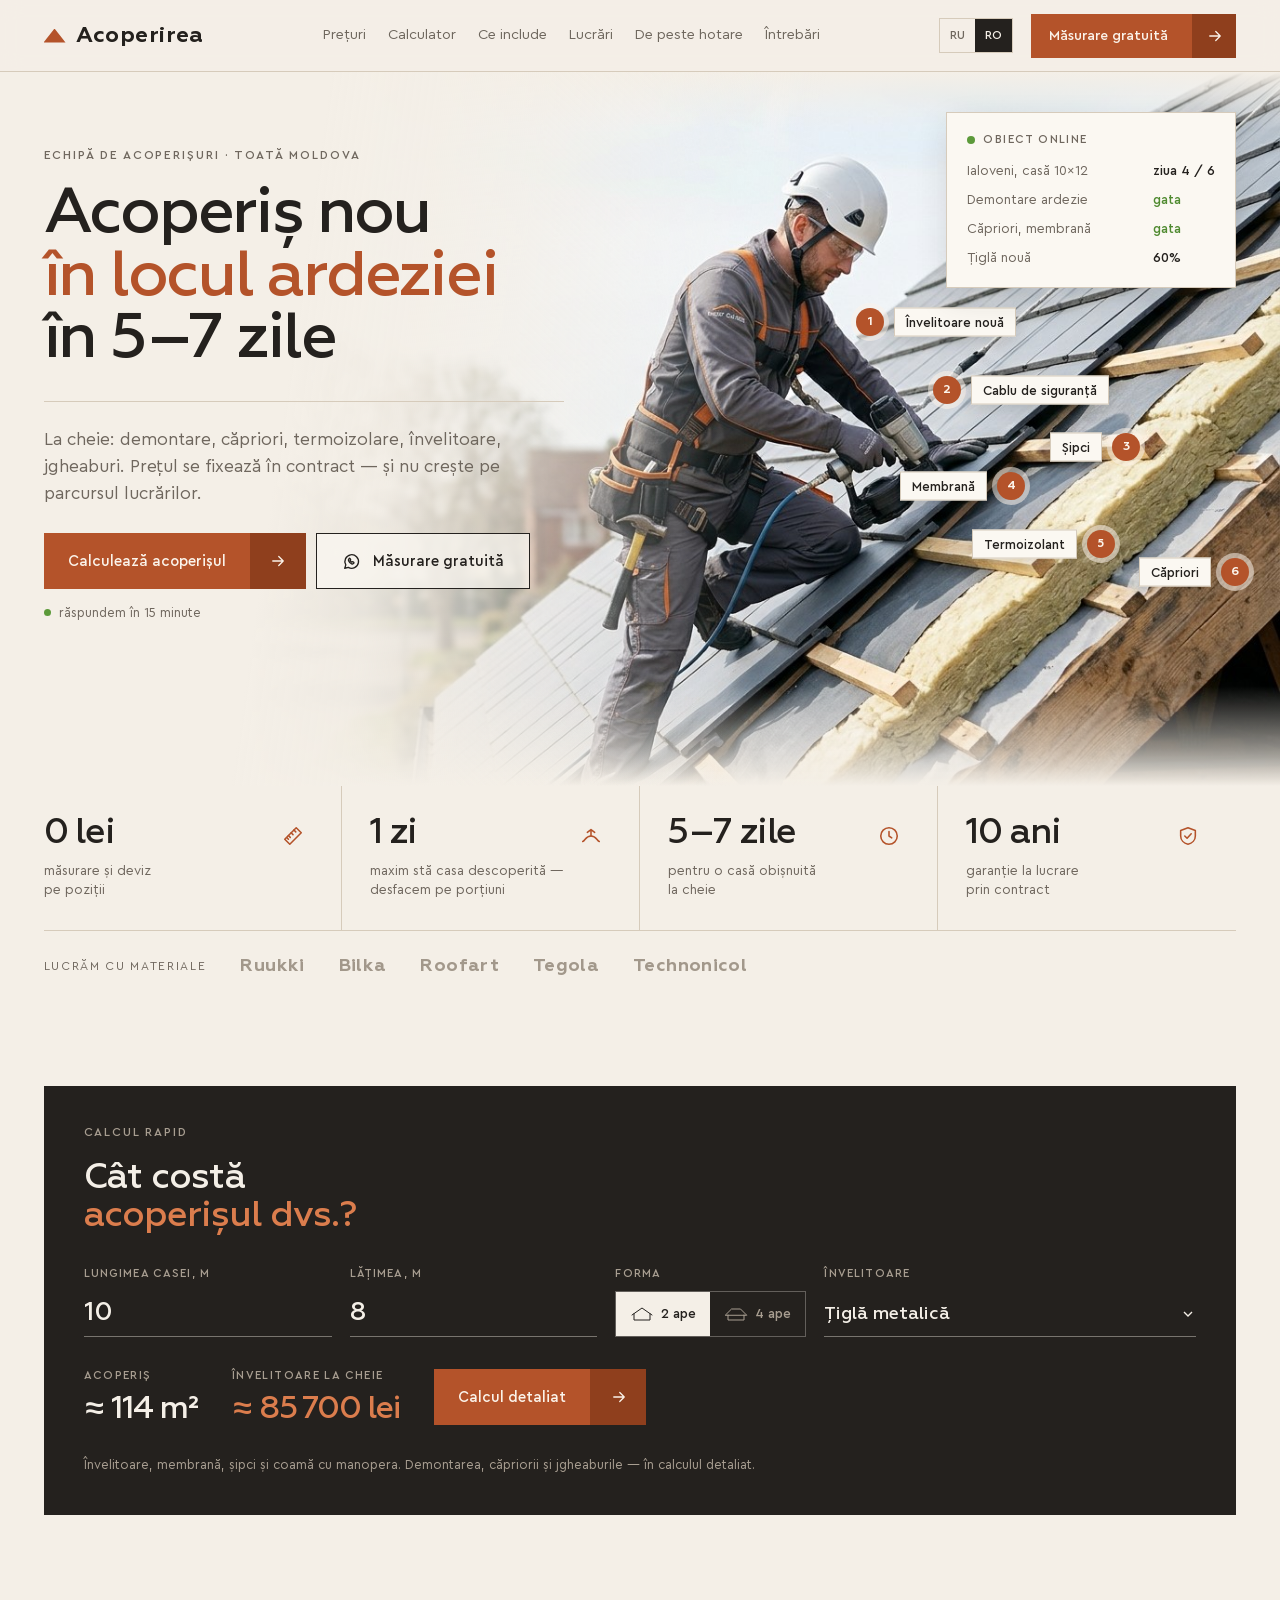
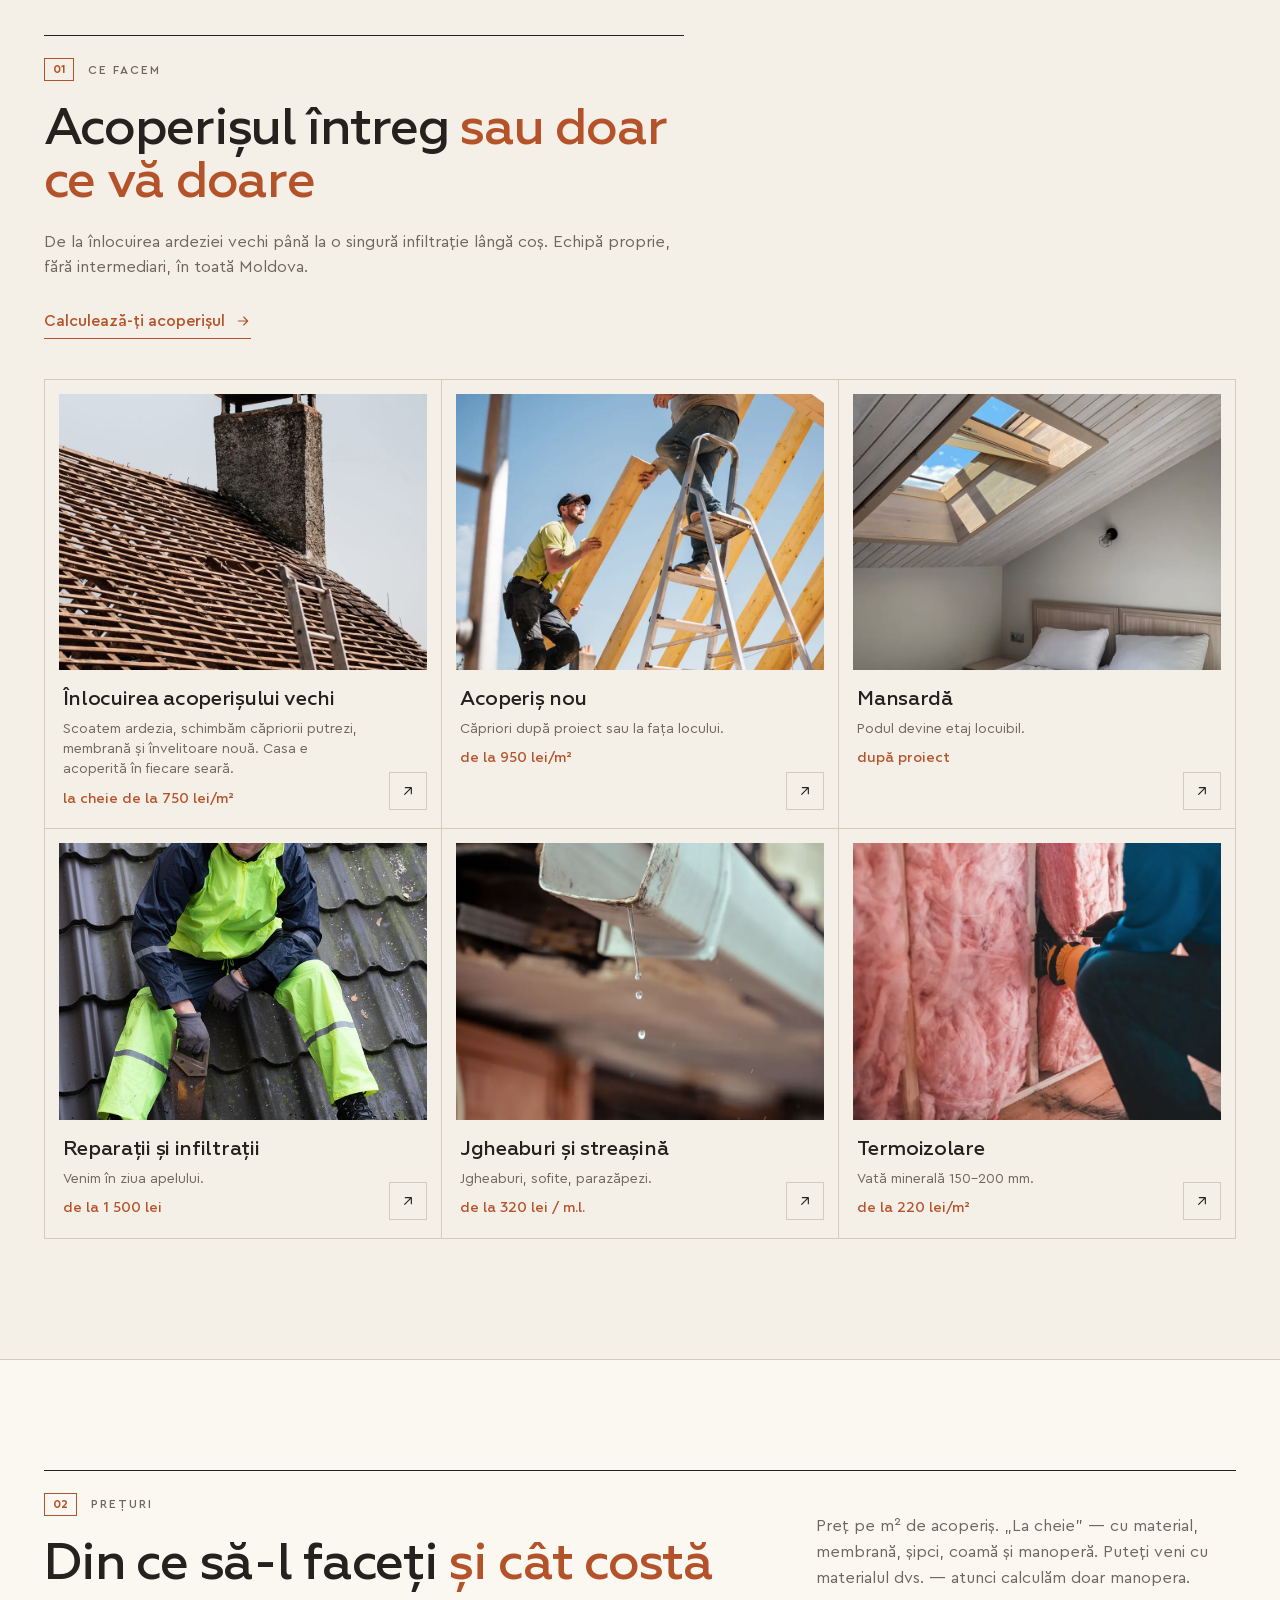
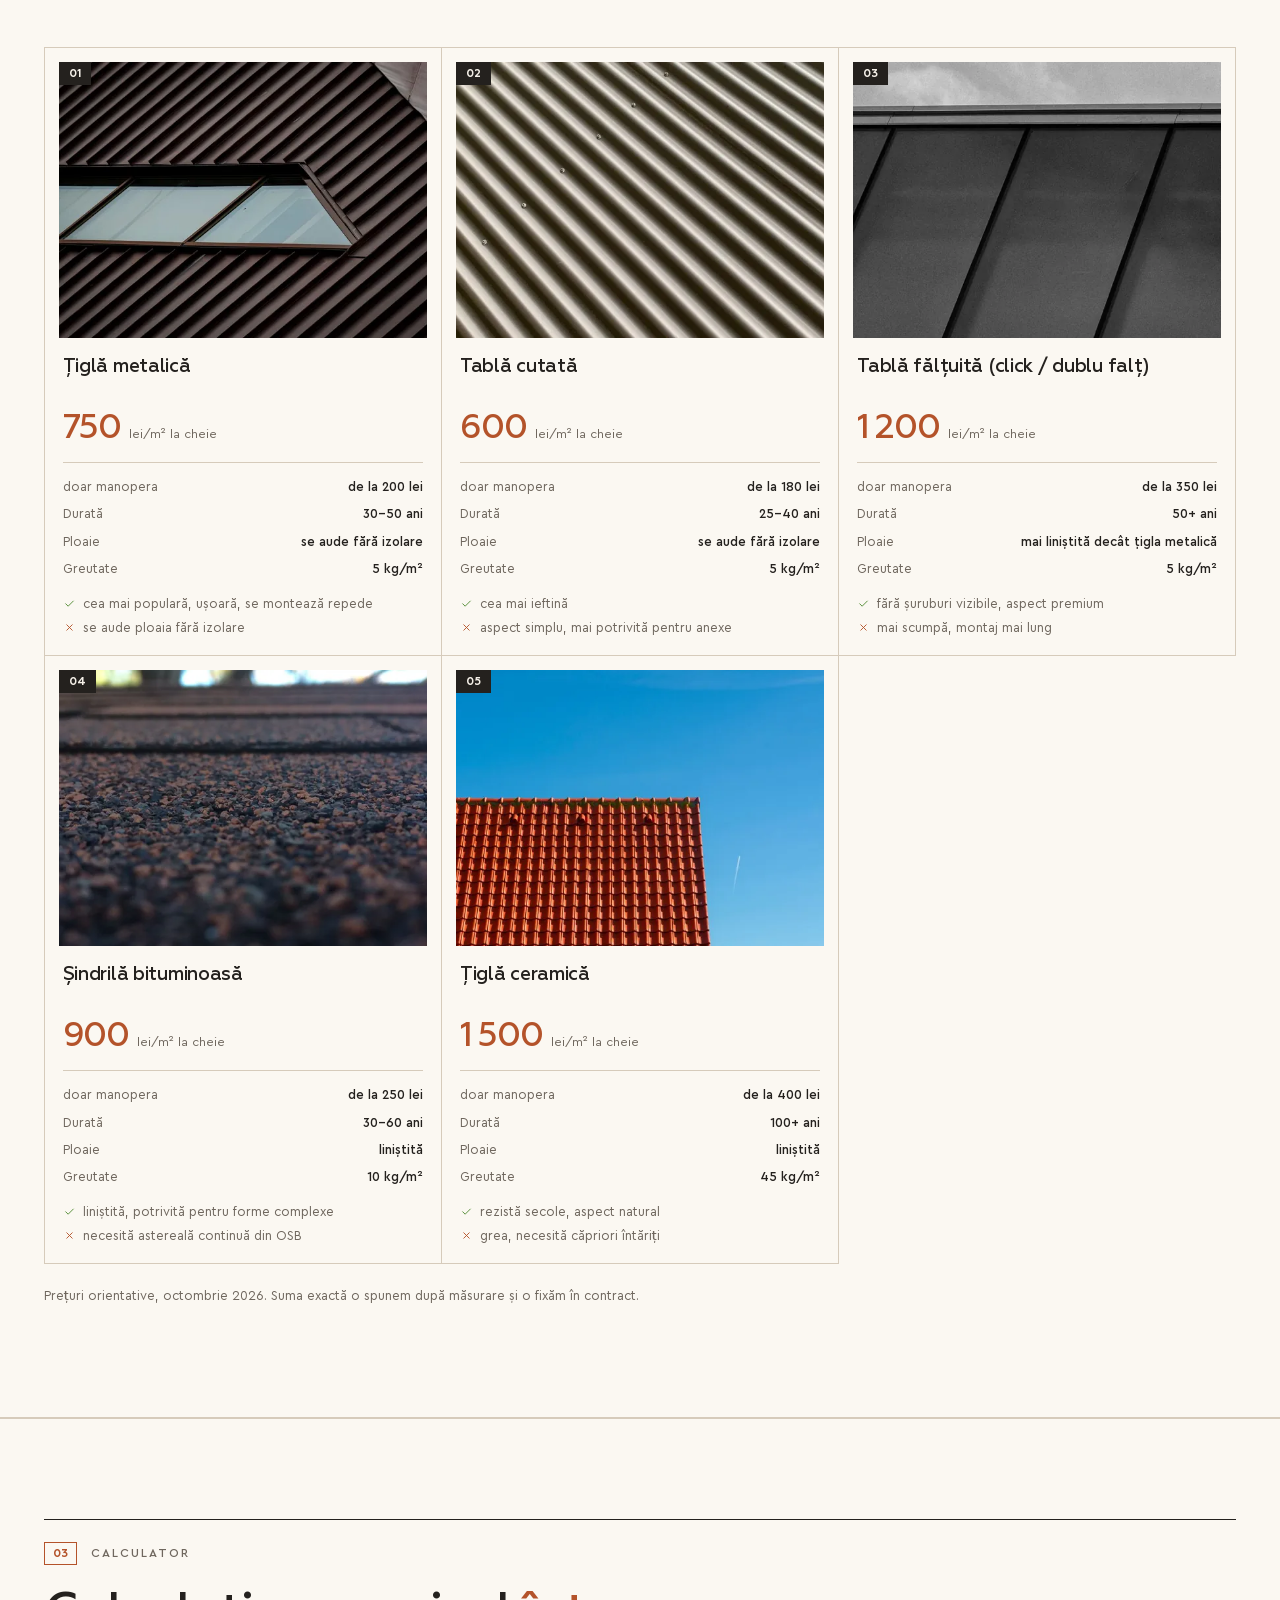
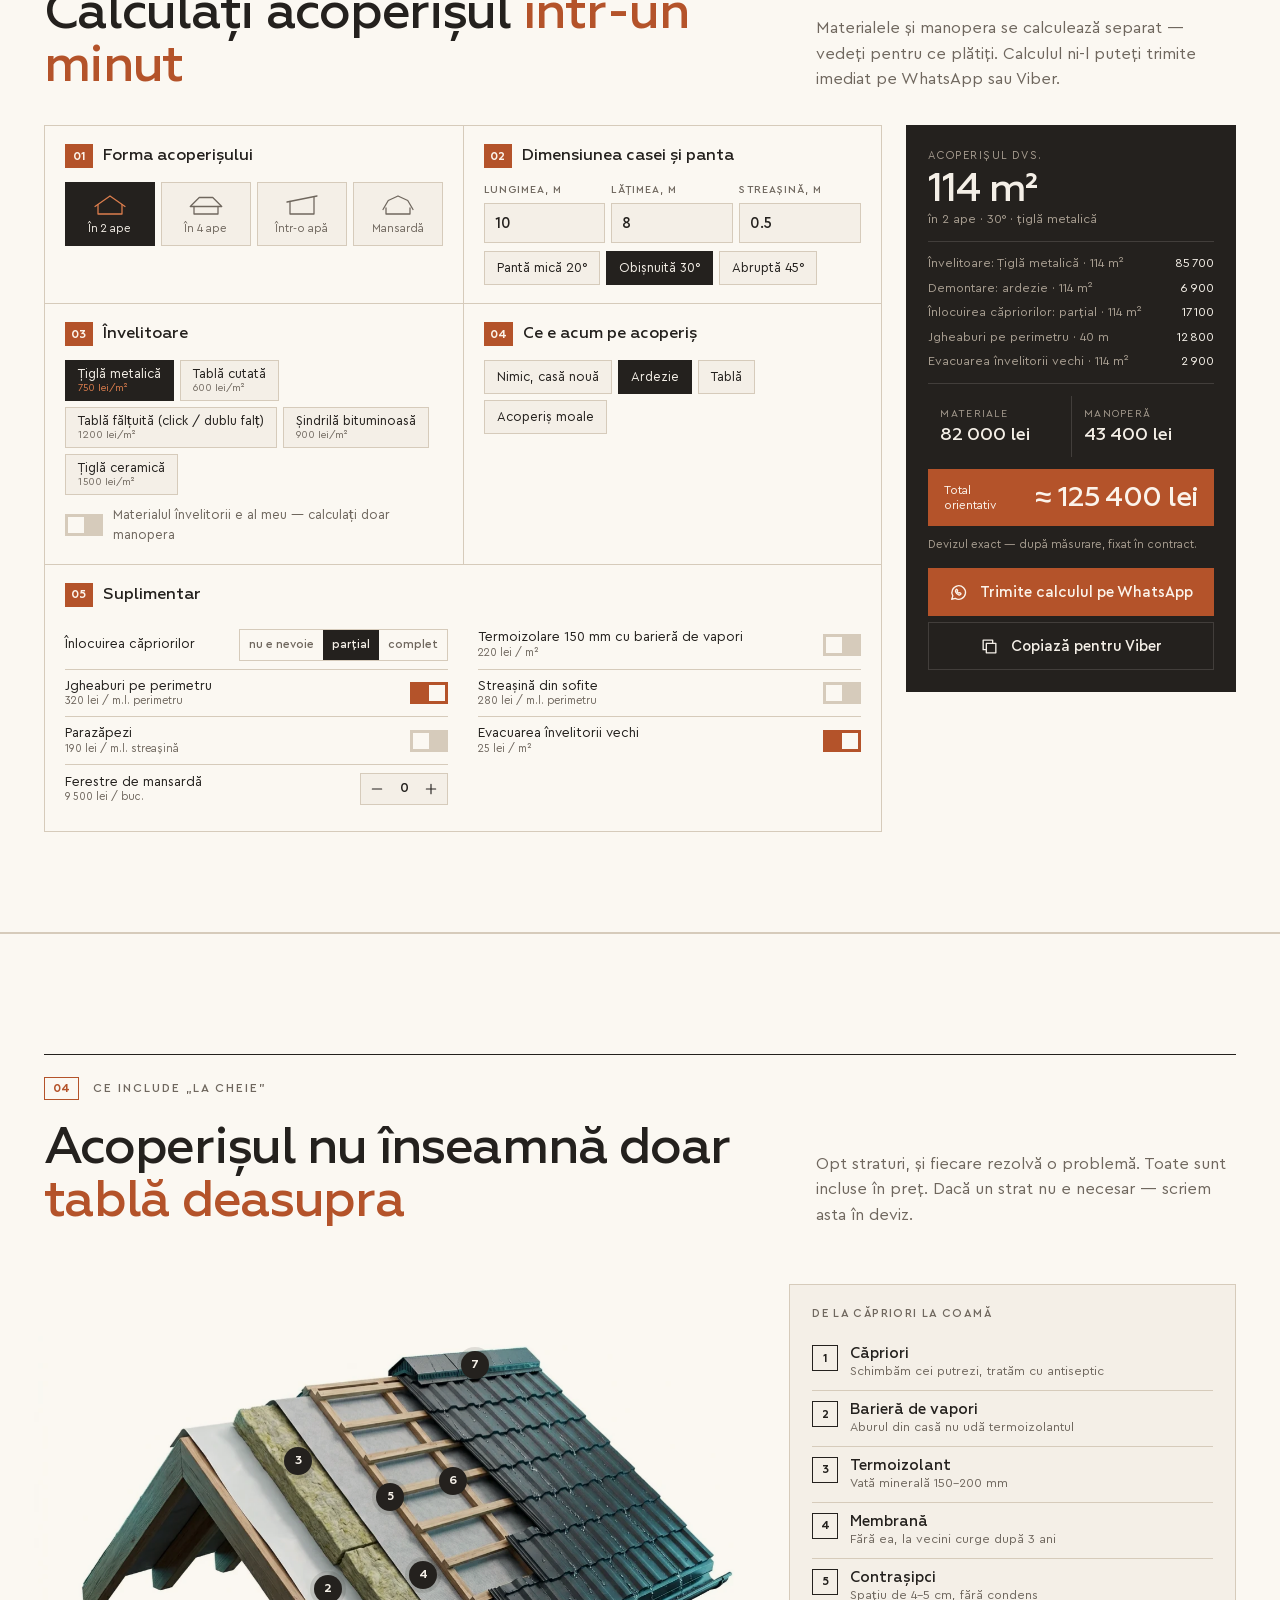
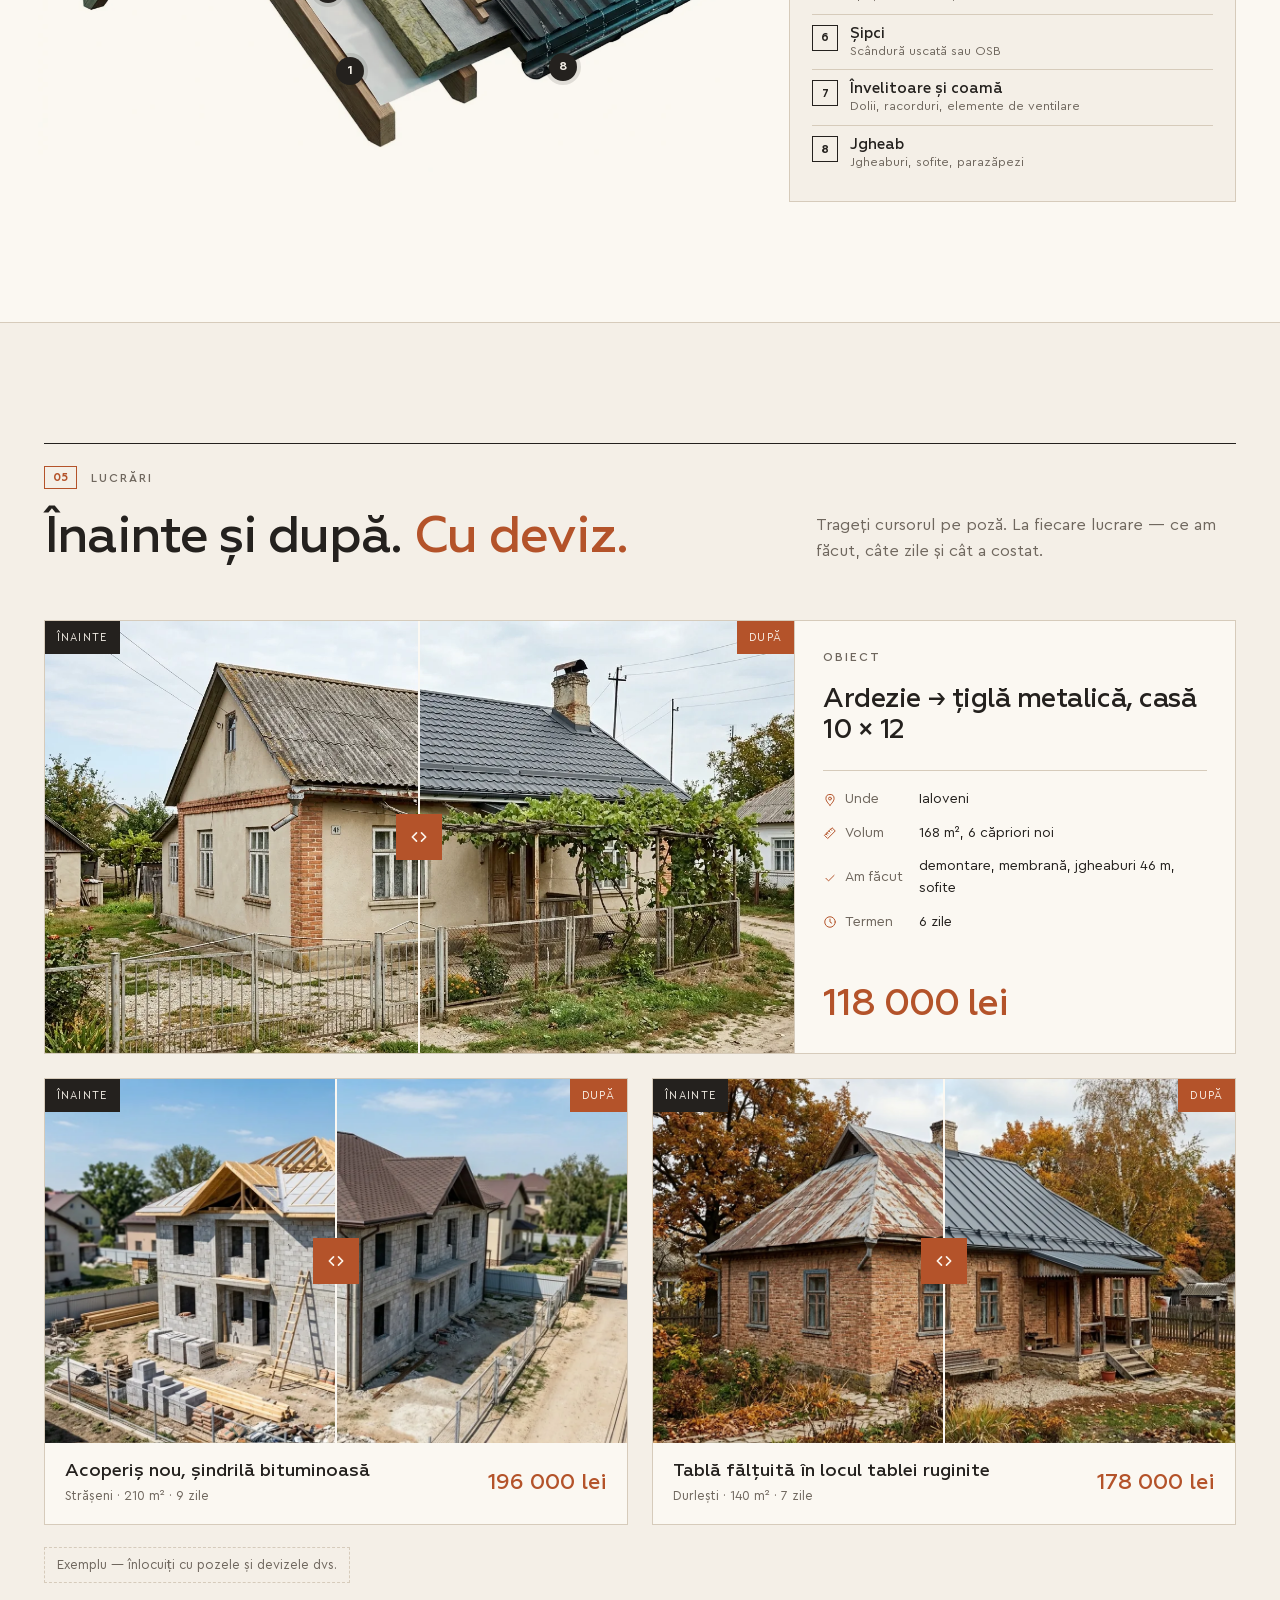
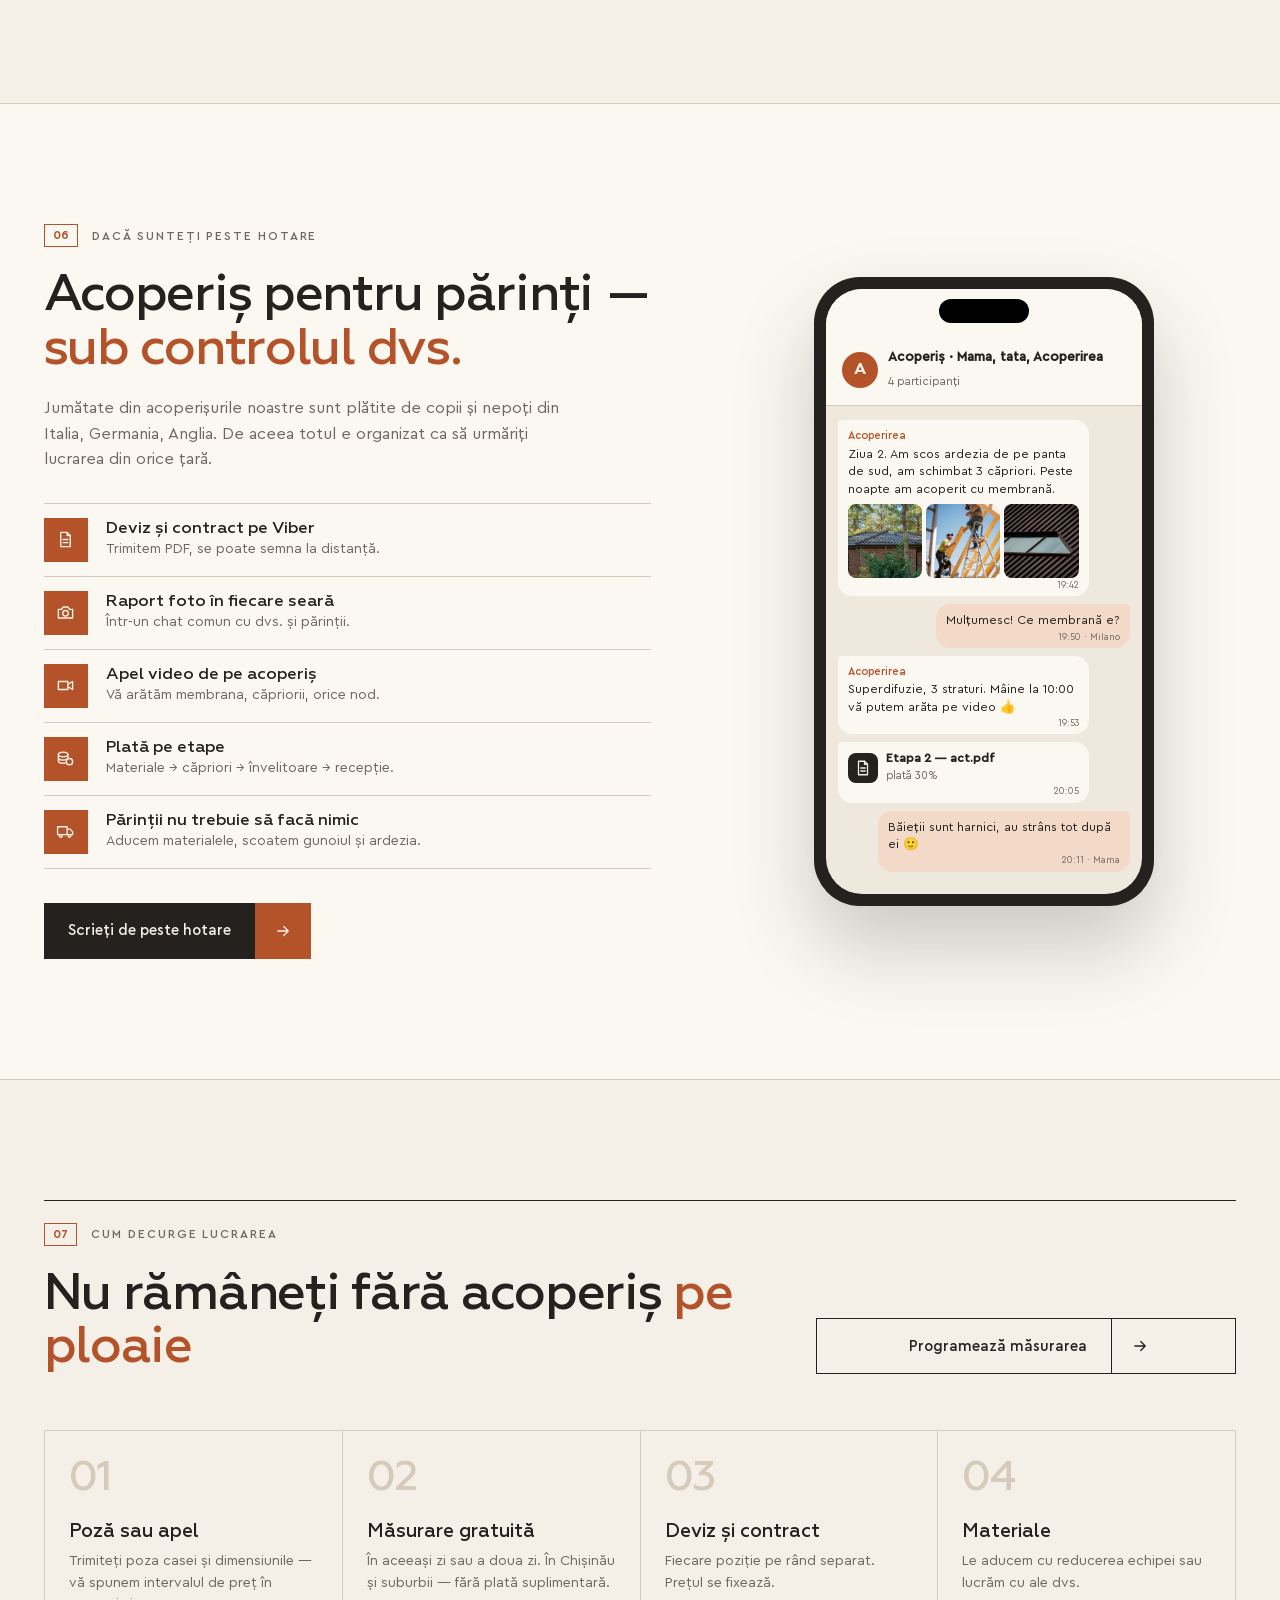
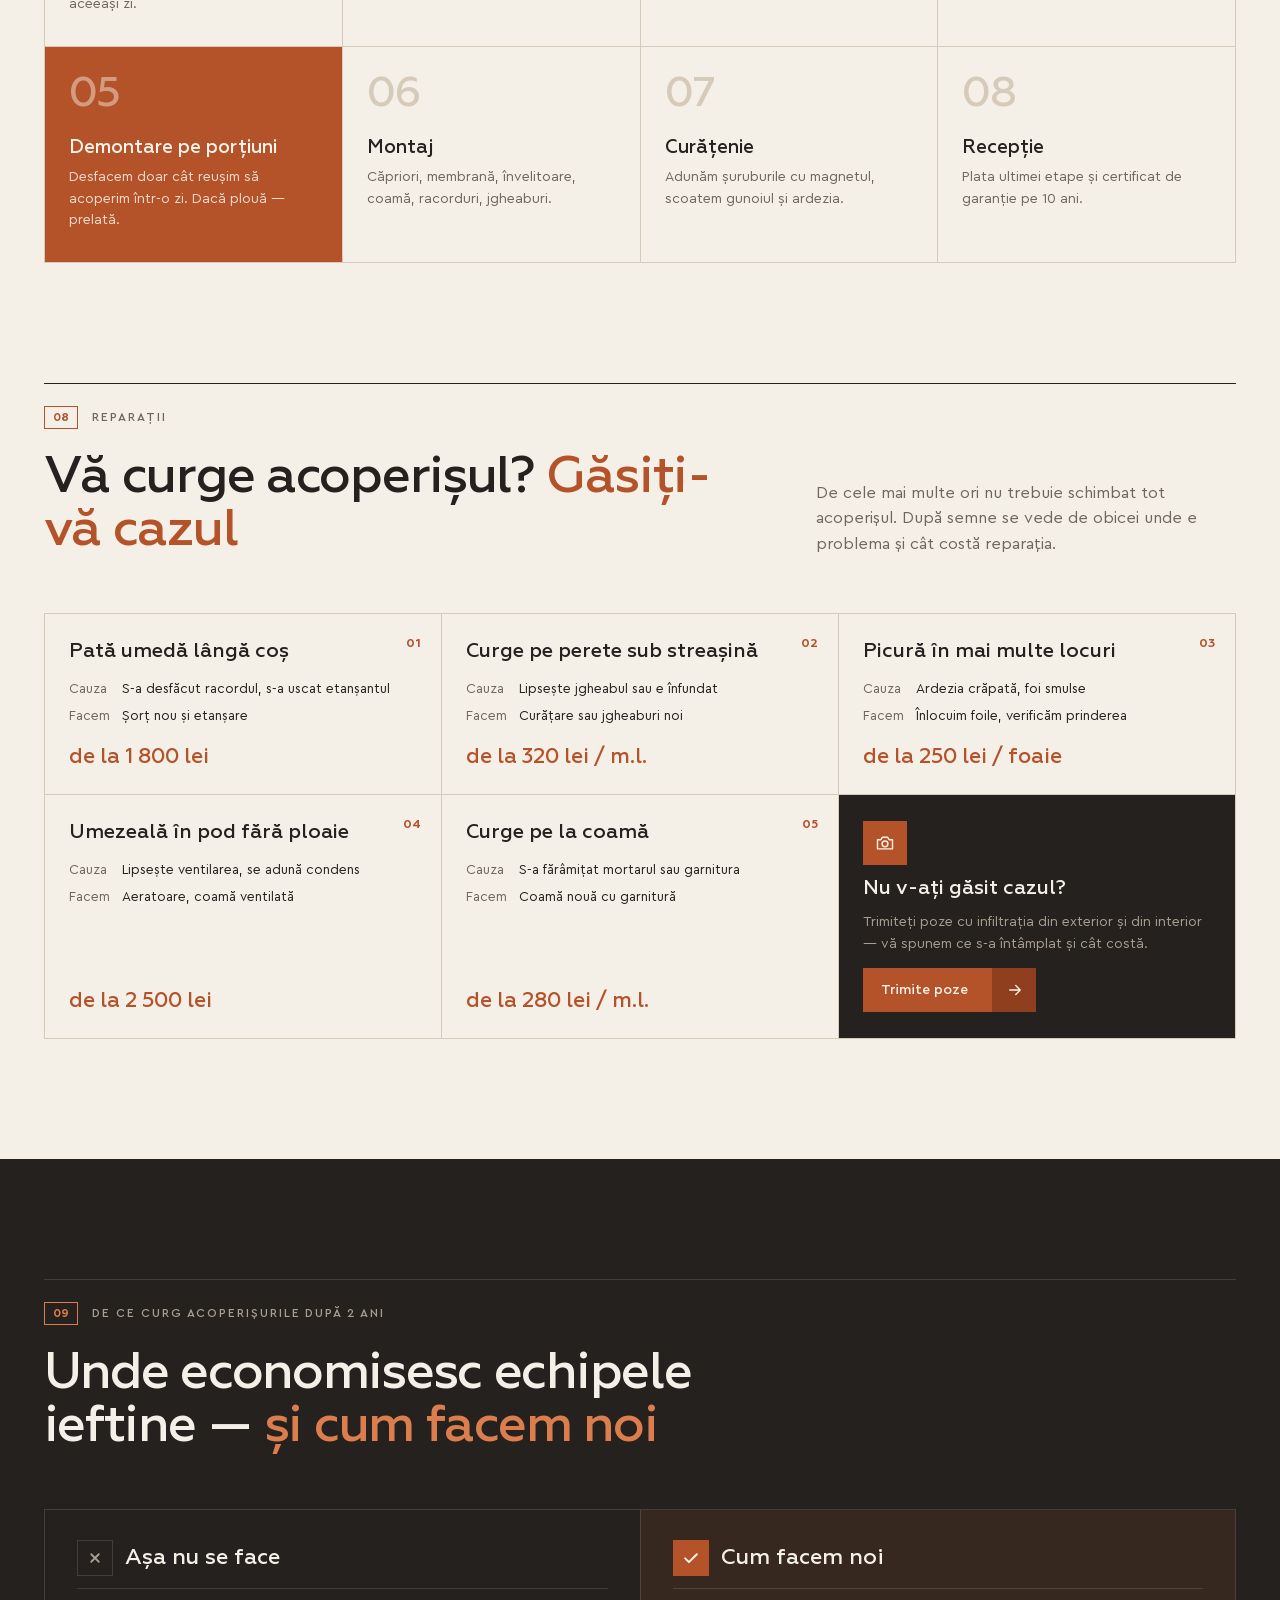
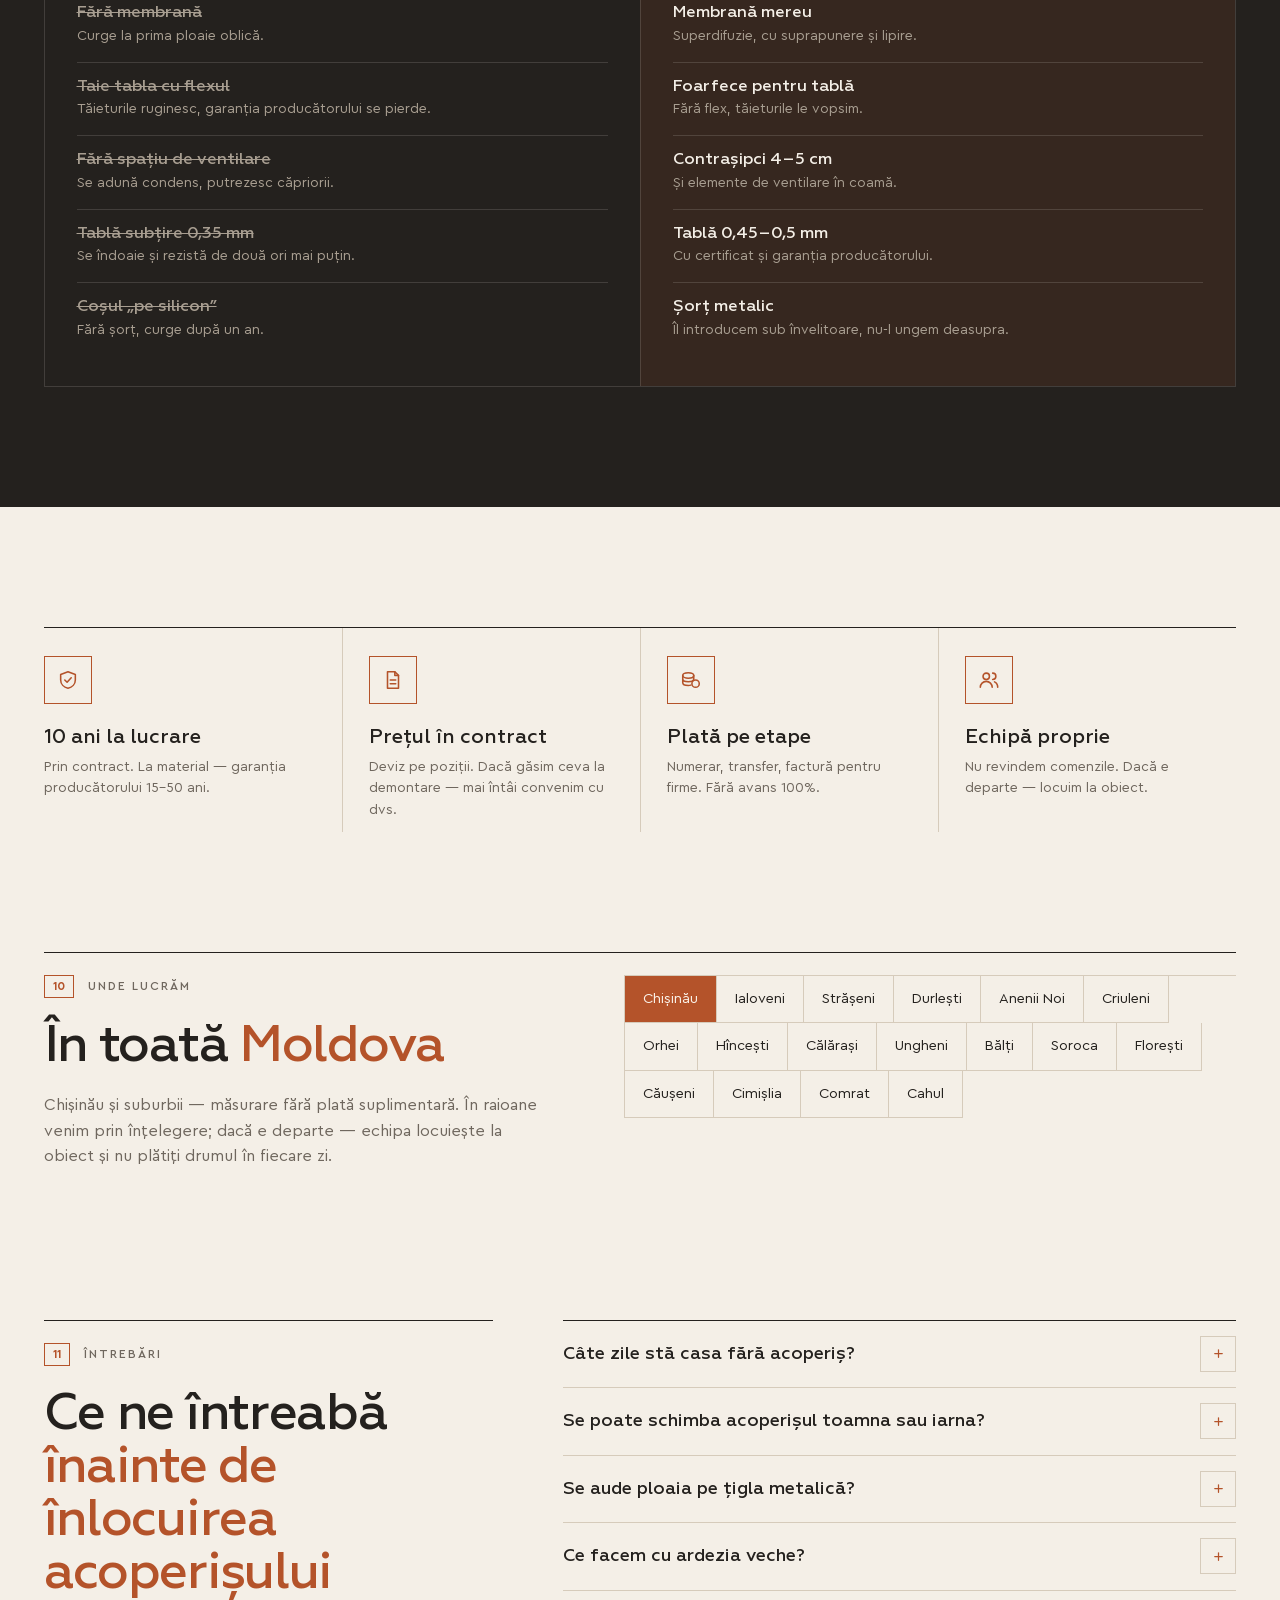
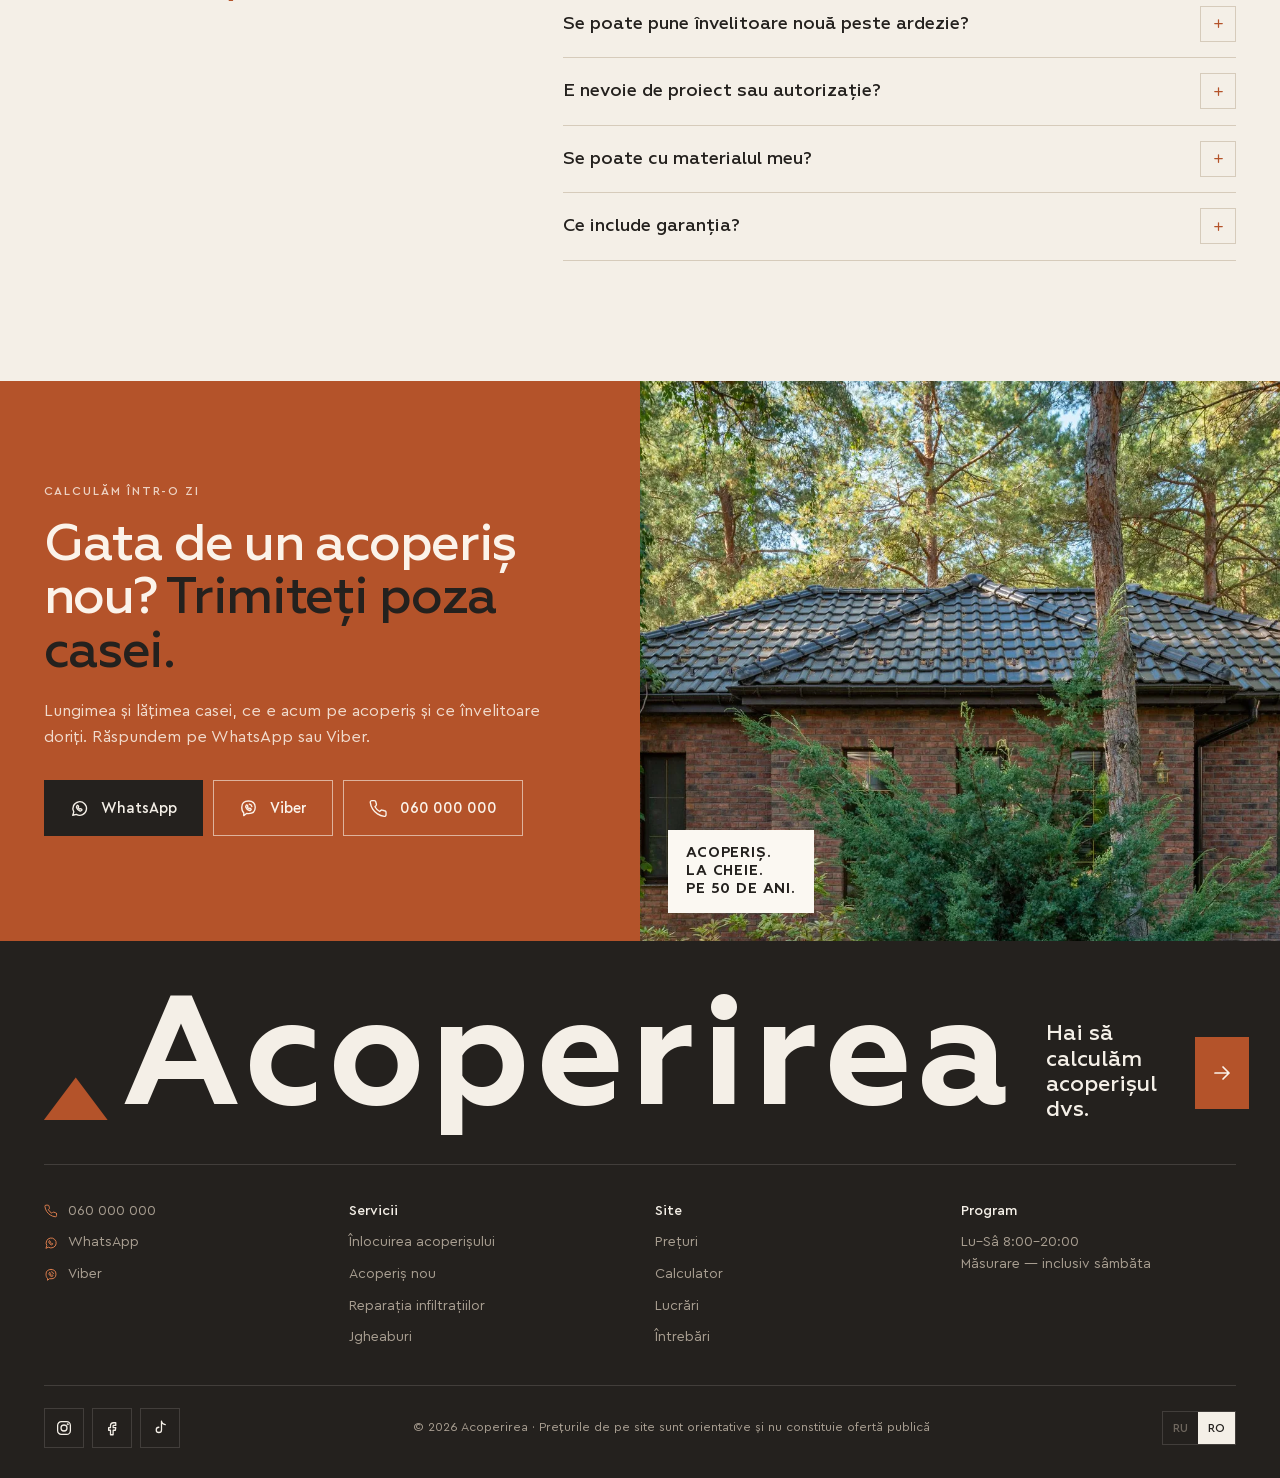
<file: ro.html>
<!doctype html>
<html lang="ro">
<head>
<meta charset="utf-8">
<meta name="viewport" content="width=device-width,initial-scale=1">
<title>Acoperiș nou la cheie în 5–7 zile — Acoperirea · 060 000 000</title>
<meta name="description" content="Acoperiș nou în locul ardeziei vechi: demontare, căpriori, termoizolare, țiglă metalică, tablă fălțuită sau șindrilă bituminoasă, jgheaburi. Preț fixat în contract, garanție 10 ani, lucrăm în toată Moldova. Calculați acoperișul pe site.">
<meta property="og:type" content="website">
<meta property="og:locale" content="ro_RO">
<meta property="og:title" content="Acoperiș nou în 5–7 zile — Acoperirea">
<meta property="og:description" content="Calculați acoperișul pe site: forma, dimensiunea casei, învelitoarea. Preț la cheie în contract, raport foto zilnic, garanție 10 ani.">
<meta property="og:url" content="https://webonix-md.github.io/krovlya-v2/ro.html">
<meta property="og:image" content="https://webonix-md.github.io/krovlya-v2/img/og/og-square-ro-2.jpg">
<meta property="og:image:width" content="1200">
<meta property="og:image:height" content="1200">
<meta name="theme-color" content="#F4EFE7">
<link rel="icon" href="favicon.svg" type="image/svg+xml">
<link rel="alternate" hreflang="ru" href="index.html">
<link rel="alternate" hreflang="ro" href="ro.html">
<link rel="preload" href="fonts/Geometria-Medium.woff2" as="font" type="font/woff2" crossorigin>
<link rel="preload" href="fonts/CeraPro-Regular.woff2" as="font" type="font/woff2" crossorigin>
<link rel="preload" href="img/hero-house.jpg" as="image">
<link rel="stylesheet" href="style.css?v=10">
<script type="application/ld+json">
{"@context":"https://schema.org","@type":"RoofingContractor","name":"Acoperirea","description":"Lucrări de acoperiș la cheie: înlocuirea acoperișului, acoperișuri noi, mansarde, jgheaburi. Toată Moldova","telephone":"+37360000000","priceRange":"de la 600 MDL/m²","areaServed":"Moldova","address":{"@type":"PostalAddress","addressLocality":"Chișinău","addressCountry":"MD"},"openingHours":"Mo-Sa 08:00-20:00"}
</script>
</head>
<body>

<!-- ============ ИКОНКИ ============ -->
<svg width="0" height="0" style="position:absolute" aria-hidden="true">
  <symbol id="i-arrow" viewBox="0 0 24 24"><path d="M5 12h14M13 6l6 6-6 6"/></symbol>
  <symbol id="i-ne" viewBox="0 0 24 24"><path d="M7 17L17 7M8 7h9v9"/></symbol>
  <symbol id="i-plus" viewBox="0 0 24 24"><path d="M12 5v14M5 12h14"/></symbol>
  <symbol id="i-minus" viewBox="0 0 24 24"><path d="M5 12h14"/></symbol>
  <symbol id="i-menu" viewBox="0 0 24 24"><path d="M4 8h16M4 16h16"/></symbol>
  <symbol id="i-check" viewBox="0 0 24 24"><path d="M5 12.5l4.5 4.5L19 7.5"/></symbol>
  <symbol id="i-x" viewBox="0 0 24 24"><path d="M7 7l10 10M17 7L7 17"/></symbol>
  <symbol id="i-play" viewBox="0 0 24 24"><path d="M8 5.5v13l10-6.5z"/></symbol>
  <symbol id="i-phone" viewBox="0 0 24 24"><path d="M21.5 16.9v3a2 2 0 0 1-2.2 2 19.8 19.8 0 0 1-8.6-3.1 19.5 19.5 0 0 1-6-6A19.8 19.8 0 0 1 1.6 4.2 2 2 0 0 1 3.6 2h3a2 2 0 0 1 2 1.7c.1.9.4 1.8.7 2.7a2 2 0 0 1-.5 2.1L7.5 9.8a16 16 0 0 0 6 6l1.3-1.3a2 2 0 0 1 2.1-.4c.9.3 1.8.6 2.7.7a2 2 0 0 1 1.9 2.1z"/></symbol>
  <symbol id="i-wa" viewBox="0 0 24 24"><path d="M3.5 20.5l1.3-4.2A8.6 8.6 0 1 1 8 19.5z"/><path d="M9 8.2c.3-.3.7-.3 1 0l.8 1.1c.2.3.2.7-.1 1l-.4.4c.4.9 1.2 1.7 2.1 2.1l.4-.4c.3-.3.7-.3 1-.1l1.1.8c.3.3.3.7 0 1l-.6.6c-.5.5-1.3.6-2 .3a7.4 7.4 0 0 1-4-4c-.3-.7-.2-1.5.3-2z"/></symbol>
  <symbol id="i-viber" viewBox="0 0 24 24"><path d="M12 2.5c5.2 0 8.5 2.4 8.5 8s-3.3 8-8.5 8c-.9 0-1.7-.1-2.5-.2L6 21v-3.5c-1.8-1.3-2.5-3.6-2.5-7 0-5.6 3.3-8 8.5-8z"/><path d="M9.3 7.7c.3-.3.7-.3 1 0l.8 1.1c.2.3.2.7-.1 1l-.4.4c.4.9 1.2 1.7 2.1 2.1l.4-.4c.3-.3.7-.3 1-.1l1.1.8c.3.3.3.7 0 1l-.6.6c-.5.5-1.3.6-2 .3a7.4 7.4 0 0 1-4-4c-.3-.7-.2-1.5.3-2zM13 6.4a4 4 0 0 1 3.3 3.3"/></symbol>
  <symbol id="i-ruler" viewBox="0 0 24 24"><path d="M3 15.5L15.5 3 21 8.5 8.5 21z"/><path d="M7 11.5l2 2M10 8.5l2 2M13 5.5l2 2M5.5 14l1.5 1.5"/></symbol>
  <symbol id="i-clock" viewBox="0 0 24 24"><circle cx="12" cy="12" r="9"/><path d="M12 7v5l3 2"/></symbol>
  <symbol id="i-shield" viewBox="0 0 24 24"><path d="M12 3l8 3v6c0 4.5-3.4 8-8 9-4.6-1-8-4.5-8-9V6z"/><path d="M8.5 12l2.5 2.5 4.5-5"/></symbol>
  <symbol id="i-tarp" viewBox="0 0 24 24"><path d="M3 18c3-1 3-6 9-6s6 5 9 6"/><path d="M12 12V5M8 8l4-3 4 3"/></symbol>
  <symbol id="i-doc" viewBox="0 0 24 24"><path d="M6 3h8l4 4v14H6z"/><path d="M14 3v4h4M9 12h6M9 16h6"/></symbol>
  <symbol id="i-coins" viewBox="0 0 24 24"><ellipse cx="9" cy="7" rx="6" ry="3"/><path d="M3 7v4c0 1.7 2.7 3 6 3s6-1.3 6-3V7M3 11v4c0 1.7 2.7 3 6 3 1 0 2-.1 2.8-.4"/><circle cx="17" cy="16" r="4"/></symbol>
  <symbol id="i-team" viewBox="0 0 24 24"><circle cx="9" cy="8" r="3.5"/><path d="M2.5 20a6.5 6.5 0 0 1 13 0M16 4.5a3.5 3.5 0 0 1 0 7M18 14a6.5 6.5 0 0 1 3.5 6"/></symbol>
  <symbol id="i-camera" viewBox="0 0 24 24"><path d="M3 8h4l2-3h6l2 3h4v11H3z"/><circle cx="12" cy="13" r="3.5"/></symbol>
  <symbol id="i-video" viewBox="0 0 24 24"><path d="M3 7h12v10H3zM15 10.5l6-3.5v10l-6-3.5"/></symbol>
  <symbol id="i-truck" viewBox="0 0 24 24"><path d="M2 6h12v10H2zM14 9h4l3 3.5V16h-7"/><circle cx="6" cy="17.5" r="1.8"/><circle cx="17" cy="17.5" r="1.8"/></symbol>
  <symbol id="i-copy" viewBox="0 0 24 24"><path d="M8 8h12v12H8z"/><path d="M16 8V4H4v12h4"/></symbol>
  <symbol id="i-pin" viewBox="0 0 24 24"><path d="M12 21s7-6.2 7-11.5a7 7 0 0 0-14 0C5 14.8 12 21 12 21z"/><circle cx="12" cy="9.5" r="2.5"/></symbol>
  <symbol id="i-insta" viewBox="0 0 24 24"><rect x="3.5" y="3.5" width="17" height="17" rx="5"/><circle cx="12" cy="12" r="4"/><circle cx="17" cy="7" r=".6"/></symbol>
  <symbol id="i-fb" viewBox="0 0 24 24"><path d="M14 8.5h3V5h-3a4 4 0 0 0-4 4v2.5H7.5V15H10v6h3.5v-6h3l.5-3.5h-3.5V9a.5.5 0 0 1 .5-.5z"/></symbol>
  <symbol id="i-tiktok" viewBox="0 0 24 24"><path d="M14 3v11.5a3.5 3.5 0 1 1-3.5-3.5M14 3c.5 2.7 2.3 4.3 5 4.5"/></symbol>
  <symbol id="r-gable" viewBox="0 0 48 32"><path d="M4 18L24 4l20 14"/><path d="M8 15.5V28h32V15.5"/></symbol>
  <symbol id="r-hip" viewBox="0 0 48 32"><path d="M3 18L15 6h18l12 12z"/><path d="M8 18v10h32V18"/></symbol>
  <symbol id="r-mono" viewBox="0 0 48 32"><path d="M4 12L44 4"/><path d="M8 11.2V28h32V5.8"/></symbol>
  <symbol id="r-mansard" viewBox="0 0 48 32"><path d="M4 22l7-12 13-6 13 6 7 12"/><path d="M8 20v8h32v-8"/></symbol>
</svg>

<!-- ============ ШАПКА ============ -->
<header class="hdr" id="top">
  <div class="hdr__in">
    <a class="logo" href="#top" aria-label="Acoperirea — pagina principală">Acoperirea<i></i></a>
    <nav class="nav" id="nav" aria-label="Meniu">
      <a href="#prices">Prețuri</a>
      <a href="#calc">Calculator</a>
      <a href="#pie">Ce include</a>
      <a href="#works">Lucrări</a>
      <a href="#abroad">De peste hotare</a>
      <a href="#faq">Întrebări</a>
    </nav>
    <div class="hdr__act">
      <div class="lang"><a href="index.html" hreflang="ru">RU</a><a class="is-on" href="ro.html" hreflang="ro">RO</a></div>
      <a class="hdr__tel" href="tel:+37360000000"><svg><use href="#i-phone"/></svg>060 000 000</a>
      <a class="btn btn--lime btn--sm hdr__cta" data-wa="hero" href="https://wa.me/37360000000" target="_blank" rel="noopener">Măsurare gratuită<span class="btn__ic"><svg><use href="#i-arrow"/></svg></span></a>
      <button class="burger" id="burger" aria-label="Meniu" aria-expanded="false"><svg><use href="#i-menu"/></svg></button>
    </div>
  </div>
</header>

<main>

<!-- ============ 1. ПЕРВЫЙ ЭКРАН ============ -->
<section class="hero" id="hero">
  <div class="hero__media">
    <figure class="hero__img">
      <img src="img/hero-house.jpg" width="1376" height="768" alt="Acoperișar asigurat montează învelitoarea nouă; se văd șipcile, termoizolantul și căpriorii">
    </figure>
    <svg class="hero__lines" aria-hidden="true"></svg>
    <div class="hero__top">
      <div class="hero__l">
        <p class="kick">Echipă de acoperișuri · toată Moldova</p>
        <h1 class="hero__title">Acoperiș nou <em>în locul ardeziei</em> în 5–7 zile</h1>
      </div>
      <div class="hero__r">
        <p class="hero__sub">La cheie: demontare, căpriori, termoizolare, învelitoare, jgheaburi. Prețul se fixează în contract — și nu crește pe parcursul lucrărilor.</p>
        <div class="hero__btns">
          <a class="btn btn--terra" href="#calc">Calculează acoperișul<span class="btn__ic"><svg><use href="#i-arrow"/></svg></span></a>
          <a class="btn btn--line" data-wa="hero" href="https://wa.me/37360000000" target="_blank" rel="noopener"><svg><use href="#i-wa"/></svg>Măsurare gratuită</a>
        </div>
        <p class="hero__note">răspundem în 15 minute</p>
      </div>
    </div>
    <div class="glass glass--status" aria-hidden="true">
    <p class="glass__hd"><i></i>Obiect online</p>
    <dl>
      <dt>Ialoveni, casă 10×12</dt><dd>ziua 4 / 6</dd>
      <dt>Demontare ardezie</dt><dd class="ok">gata</dd>
      <dt>Căpriori, membrană</dt><dd class="ok">gata</dd>
      <dt>Țiglă nouă</dt><dd>60%</dd>
    </dl>
  </div>
  </div>

  <div class="wrap">
    <ol class="legend">
      <li class="callout" data-x="68" data-y="35"><b>1</b><strong>Învelitoare nouă</strong></li>
      <li class="callout" data-x="74" data-y="44.5"><b>2</b><strong>Cablu de siguranță</strong></li>
      <li class="callout" data-x="88" data-y="52.5"><b>3</b><strong>Șipci</strong></li>
      <li class="callout" data-x="79" data-y="58"><b>4</b><strong>Membrană</strong></li>
      <li class="callout" data-x="86" data-y="66"><b>5</b><strong>Termoizolant</strong></li>
      <li class="callout" data-x="96.5" data-y="70"><b>6</b><strong>Căpriori</strong></li>
    </ol>
    <div class="stats">
      <div class="stat"><span class="stat__ic"><svg><use href="#i-ruler"/></svg></span><b>0 lei</b><small>măsurare și deviz<br>pe poziții</small></div>
      <div class="stat"><span class="stat__ic"><svg><use href="#i-tarp"/></svg></span><b>1 zi</b><small>maxim stă casa descoperită —<br>desfacem pe porțiuni</small></div>
      <div class="stat"><span class="stat__ic"><svg><use href="#i-clock"/></svg></span><b>5–7 zile</b><small>pentru o casă obișnuită<br>la cheie</small></div>
      <div class="stat"><span class="stat__ic"><svg><use href="#i-shield"/></svg></span><b>10 ani</b><small>garanție la lucrare<br>prin contract</small></div>
    </div>
    <div class="hero__brands"><span>Lucrăm cu materiale</span><b>Ruukki</b><b>Bilka</b><b>Roofart</b><b>Tegola</b><b>Technonicol</b></div>
  </div>
</section>

<!-- ============ МИНИ-РАСЧЁТ ============ -->
<section class="quick" aria-label="Calcul rapid">
  <div class="wrap">
    <div class="quick__card" id="qcalc">
      <div class="quick__t">
        <p class="kick kick--dark">Calcul rapid</p>
        <h2>Cât costă <em>acoperișul dvs.?</em></h2>
      </div>
      <div class="quick__f">
        <label class="fld"><span>Lungimea casei, m</span><input type="number" id="qL" value="10" min="4" max="40" step="0.5" inputmode="decimal"></label>
        <label class="fld"><span>Lățimea, m</span><input type="number" id="qW" value="8" min="4" max="30" step="0.5" inputmode="decimal"></label>
        <div class="fld"><span>Forma</span>
          <div class="seg" role="radiogroup" aria-label="Forma acoperișului">
            <button type="button" class="is-on" data-qshape="gable" aria-pressed="true"><svg><use href="#r-gable"/></svg>2 ape</button>
            <button type="button" data-qshape="hip" aria-pressed="false"><svg><use href="#r-hip"/></svg>4 ape</button>
          </div>
        </div>
        <label class="fld fld--sel"><span>Învelitoare</span><select id="qCov"></select></label>
      </div>
      <div class="quick__res">
        <div><span>Acoperiș</span><b id="qArea">≈ 114 m²</b></div>
        <div class="quick__sum"><span>Învelitoare la cheie</span><b id="qSum">≈ 85 700 lei</b></div>
        <a class="btn btn--dark" href="#calc">Calcul detaliat<span class="btn__ic"><svg><use href="#i-arrow"/></svg></span></a>
      </div>
      <p class="quick__note">Învelitoare, membrană, șipci și coamă cu manopera. Demontarea, căpriorii și jgheaburile — în calculul detaliat.</p>
    </div>
  </div>
</section>

<!-- ============ 3. ЧТО ДЕЛАЕМ ============ -->
<section class="sec" id="services">
  <div class="wrap svc">
    <div class="svc__intro">
      <p class="kick kick--dark">Ce facem</p>
      <h2 class="h2">Acoperișul întreg <em>sau doar ce vă doare</em></h2>
      <p class="lead">De la înlocuirea ardeziei vechi până la o singură infiltrație lângă coș. Echipă proprie, fără intermediari, în toată Moldova.</p>
      <a class="link" href="#calc">Calculează-ți acoperișul<svg><use href="#i-arrow"/></svg></a>
    </div>
    <div class="svc__grid">
      <article class="card card--big"><img src="img/svc-repair.webp" alt="Acoperiș vechi din țiglă cu coș, în timpul reparației" loading="lazy" width="900" height="700"><div class="card__b"><h3>Înlocuirea acoperișului vechi</h3><p>Scoatem ardezia, schimbăm căpriorii putrezi, membrană și învelitoare nouă. Casa e acoperită în fiecare seară.</p><span class="card__price">la cheie de la 750 lei/m²</span></div><span class="card__go"><svg><use href="#i-ne"/></svg></span></article>
      <article class="card"><img src="img/svc-new.webp" alt="Montarea căpriorilor la o casă nouă" loading="lazy" width="900" height="1100"><div class="card__b"><h3>Acoperiș nou</h3><p>Căpriori după proiect sau la fața locului.</p><span class="card__price">de la 950 lei/m²</span></div><span class="card__go"><svg><use href="#i-ne"/></svg></span></article>
      <article class="card"><img src="img/svc-mansard.webp" alt="Mansardă cu fereastră de mansardă" loading="lazy" width="900" height="700"><div class="card__b"><h3>Mansardă</h3><p>Podul devine etaj locuibil.</p><span class="card__price">după proiect</span></div><span class="card__go"><svg><use href="#i-ne"/></svg></span></article>
      <article class="card"><img src="img/svc-replace.jpg" alt="Acoperiș vechi din țiglă cu coș, în timpul reparației" loading="lazy" width="900" height="700"><div class="card__b"><h3>Reparații și infiltrații</h3><p>Venim în ziua apelului.</p><span class="card__price">de la 1 500 lei</span></div><span class="card__go"><svg><use href="#i-ne"/></svg></span></article>
      <article class="card"><img src="img/svc-gutters.webp" alt="Jgheab sub marginea acoperișului" loading="lazy" width="900" height="1100"><div class="card__b"><h3>Jgheaburi și streașină</h3><p>Jgheaburi, sofite, parazăpezi.</p><span class="card__price">de la 320 lei / m.l.</span></div><span class="card__go"><svg><use href="#i-ne"/></svg></span></article>
      <article class="card"><img src="img/svc-insulation.webp" alt="Montarea termoizolantului între grinzi" loading="lazy" width="900" height="700"><div class="card__b"><h3>Termoizolare</h3><p>Vată minerală 150–200 mm.</p><span class="card__price">de la 220 lei/m²</span></div><span class="card__go"><svg><use href="#i-ne"/></svg></span></article>
    </div>
  </div>
</section>

<!-- ============ 4. ПОКРЫТИЯ ============ -->
<section class="panel panel--light sec sec--prices" id="prices">
  <div class="wrap wrap--full">
    <div class="head">
      <div><p class="kick kick--dark">Prețuri</p><h2 class="h2">Din ce să-l faceți <em>și cât costă</em></h2></div>
      <p class="lead">Preț pe m² de acoperiș. „La cheie” — cu material, membrană, șipci, coamă și manoperă. Puteți veni cu materialul dvs. — atunci calculăm doar manopera.</p>
    </div>
    <div class="cmp" id="cmp"></div>
    <p class="note">Prețuri orientative, octombrie 2026. Suma exactă o spunem după măsurare și o fixăm în contract.</p>
  </div>
</section>

<!-- ============ 5. КАЛЬКУЛЯТОР ============ -->
<section class="panel panel--light sec sec--calc" id="calc">
  <div class="wrap">
    <div class="head">
      <div><p class="kick kick--dark">Calculator</p><h2 class="h2">Calculați acoperișul <em>într-un minut</em></h2></div>
      <p class="lead">Materialele și manopera se calculează separat — vedeți pentru ce plătiți. Calculul ni-l puteți trimite imediat pe WhatsApp sau Viber.</p>
    </div>
    <div class="calc">
      <div class="calc__form">
        <div class="cstep">
          <p class="cstep__t"><b>01</b>Forma acoperișului</p>
          <div class="shapes" role="radiogroup" aria-label="Forma acoperișului">
            <button type="button" class="shape is-on" data-shape="gable" aria-pressed="true"><svg><use href="#r-gable"/></svg><span>În 2 ape</span></button>
            <button type="button" class="shape" data-shape="hip" aria-pressed="false"><svg><use href="#r-hip"/></svg><span>În 4 ape</span></button>
            <button type="button" class="shape" data-shape="mono" aria-pressed="false"><svg><use href="#r-mono"/></svg><span>Într-o apă</span></button>
            <button type="button" class="shape" data-shape="mansard" aria-pressed="false"><svg><use href="#r-mansard"/></svg><span>Mansardă</span></button>
          </div>
        </div>
        <div class="cstep">
          <p class="cstep__t"><b>02</b>Dimensiunea casei și panta</p>
          <div class="cgrid">
            <label class="fld"><span>Lungimea, m</span><input type="number" id="cL" value="10" min="4" max="40" step="0.5" inputmode="decimal"></label>
            <label class="fld"><span>Lățimea, m</span><input type="number" id="cW" value="8" min="4" max="30" step="0.5" inputmode="decimal"></label>
            <label class="fld"><span>Streașină, m</span><input type="number" id="cO" value="0.5" min="0" max="1.2" step="0.1" inputmode="decimal"></label>
          </div>
          <div class="chips" id="slopes" role="radiogroup" aria-label="Panta acoperișului"></div>
        </div>
        <div class="cstep">
          <p class="cstep__t"><b>03</b>Învelitoare</p>
          <div class="chips" id="covs" role="radiogroup" aria-label="Învelitoare"></div>
          <label class="tgl"><input type="checkbox" id="ownMat"><span></span>Materialul învelitorii e al meu — calculați doar manopera</label>
        </div>
        <div class="cstep">
          <p class="cstep__t"><b>04</b>Ce e acum pe acoperiș</p>
          <div class="chips" id="olds" role="radiogroup" aria-label="Ce e acum pe acoperiș"></div>
        </div>
        <div class="cstep cstep--wide">
          <p class="cstep__t"><b>05</b>Suplimentar</p>
          <div class="opts" id="opts"></div>
        </div>
      </div>
      <aside class="calc__res" aria-live="polite">
        <div class="bill">
          <div class="bill__top">
            <span class="bill__cap">Acoperișul dvs.</span>
            <b class="bill__area" id="rArea">114 m²</b>
            <span class="bill__meta" id="rMeta">în 2 ape · 30° · țiglă metalică</span>
          </div>
          <ul class="bill__lines" id="rLines"></ul>
          <div class="bill__split">
            <div><span>Materiale</span><b id="rMat">—</b></div>
            <div><span>Manoperă</span><b id="rWork">—</b></div>
          </div>
          <div class="bill__sum"><span>Total orientativ</span><b id="rSum">—</b></div>
          <p class="bill__note" id="rNote">Devizul exact — după măsurare, fixat în contract.</p>
          <a class="btn btn--lime btn--full" id="sendWa" href="https://wa.me/37360000000" target="_blank" rel="noopener"><svg><use href="#i-wa"/></svg>Trimite calculul pe WhatsApp</a>
          <button type="button" class="btn btn--ghost btn--full" id="copyCalc"><svg><use href="#i-copy"/></svg><span>Copiază pentru Viber</span></button>
        </div>
      </aside>
    </div>
  </div>
</section>

<!-- ============ 6. КРОВЕЛЬНЫЙ ПИРОГ ============ -->
<section class="panel panel--light panel--pie sec" id="pie">
  <div class="wrap">
    <div class="head">
      <div><p class="kick kick--dark">Ce include „la cheie”</p><h2 class="h2">Acoperișul nu înseamnă doar <em>tablă deasupra</em></h2></div>
      <p class="lead">Opt straturi, și fiecare rezolvă o problemă. Toate sunt incluse în preț. Dacă un strat nu e necesar — scriem asta în deviz.</p>
    </div>
    <div class="pie" id="pieStage">
      <svg class="pie__lines" aria-hidden="true"></svg>
      <figure class="pie__img"><img src="img/pie-cutaway.webp" width="1312" height="816" alt="Acoperiș în secțiune: căpriori, barieră de vapori, termoizolant, membrană, șipci, țiglă metalică" loading="lazy"></figure>
      <div class="glass glass--layers">
        <p class="glass__hd">De la căpriori la coamă</p>
        <ol class="layers">
          <li class="layer" data-x="43" data-y="78"><b>1</b><div><strong>Căpriori</strong><p>Schimbăm cei putrezi, tratăm cu antiseptic</p></div></li>
          <li class="layer" data-x="40" data-y="60"><b>2</b><div><strong>Barieră de vapori</strong><p>Aburul din casă nu udă termoizolantul</p></div></li>
          <li class="layer" data-x="36" data-y="32"><b>3</b><div><strong>Termoizolant</strong><p>Vată minerală 150–200 mm</p></div></li>
          <li class="layer" data-x="53" data-y="57"><b>4</b><div><strong>Membrană</strong><p>Fără ea, la vecini curge după 3 ani</p></div></li>
          <li class="layer" data-x="48.5" data-y="40"><b>5</b><div><strong>Contrașipci</strong><p>Spațiu de 4–5 cm, fără condens</p></div></li>
          <li class="layer" data-x="57" data-y="36.5"><b>6</b><div><strong>Șipci</strong><p>Scândură uscată sau OSB</p></div></li>
          <li class="layer" data-x="60" data-y="11"><b>7</b><div><strong>Învelitoare și coamă</strong><p>Dolii, racorduri, elemente de ventilare</p></div></li>
          <li class="layer" data-x="72" data-y="77"><b>8</b><div><strong>Jgheab</strong><p>Jgheaburi, sofite, parazăpezi</p></div></li>
        </ol>
      </div>
    </div>
  </div>
</section>

<!-- ============ 7. РАБОТЫ ============ -->
<section class="sec" id="works">
  <div class="wrap">
    <div class="head">
      <div><p class="kick kick--dark">Lucrări</p><h2 class="h2">Înainte și după. <em>Cu deviz.</em></h2></div>
      <p class="lead">Trageți cursorul pe poză. La fiecare lucrare — ce am făcut, câte zile și cât a costat.</p>
    </div>
    <div class="works">
      <article class="work work--big">
        <div class="ba" style="--p:50%">
          <img src="img/work-1-after.webp" alt="Casa după înlocuirea ardeziei cu țiglă metalică și jgheaburi noi" loading="lazy" width="1376" height="768">
          <img class="ba__before" src="img/work-1-before.webp" alt="Aceeași casă cu acoperișul vechi din ardezie" loading="lazy" width="1376" height="768">
          <span class="ba__tag ba__tag--l">Înainte</span><span class="ba__tag ba__tag--r">După</span>
          <input class="ba__range" type="range" min="0" max="100" value="50" aria-label="Comparați înainte și după">
          <span class="ba__handle" aria-hidden="true"></span>
        </div>
        <div class="work__spec">
          <p class="kick kick--dark">Obiect</p>
          <h3>Ardezie → țiglă metalică, casă 10 × 12</h3>
          <dl>
            <dt><svg><use href="#i-pin"/></svg>Unde</dt><dd>Ialoveni</dd>
            <dt><svg><use href="#i-ruler"/></svg>Volum</dt><dd>168 m², 6 căpriori noi</dd>
            <dt><svg><use href="#i-check"/></svg>Am făcut</dt><dd>demontare, membrană, jgheaburi 46 m, sofite</dd>
            <dt><svg><use href="#i-clock"/></svg>Termen</dt><dd>6 zile</dd>
          </dl>
          <p class="work__price">118 000 lei</p>
        </div>
      </article>
      <article class="work">
        <div class="ba" style="--p:50%">
          <img src="img/work-2-after.webp" alt="Casă cu etaj și acoperiș nou în 4 ape din șindrilă bituminoasă maro" loading="lazy" width="1376" height="768">
          <img class="ba__before" src="img/work-2-before.webp" alt="Aceeași casă cu căpriorii, înainte de lucrări" loading="lazy" width="1376" height="768">
          <span class="ba__tag ba__tag--l">Înainte</span><span class="ba__tag ba__tag--r">După</span>
          <input class="ba__range" type="range" min="0" max="100" value="50" aria-label="Comparați înainte și după">
          <span class="ba__handle" aria-hidden="true"></span>
        </div>
        <div class="work__row"><div><h3>Acoperiș nou, șindrilă bituminoasă</h3><p>Strășeni · 210 m² · 9 zile</p></div><b>196 000 lei</b></div>
      </article>
      <article class="work">
        <div class="ba" style="--p:50%">
          <img src="img/work-3-after.webp" alt="Casă din cărămidă cu acoperiș nou din tablă fălțuită" loading="lazy" width="1376" height="768">
          <img class="ba__before" src="img/work-3-before.webp" alt="Aceeași casă cu acoperișul vechi ruginit" loading="lazy" width="1376" height="768">
          <span class="ba__tag ba__tag--l">Înainte</span><span class="ba__tag ba__tag--r">După</span>
          <input class="ba__range" type="range" min="0" max="100" value="50" aria-label="Comparați înainte și după">
          <span class="ba__handle" aria-hidden="true"></span>
        </div>
        <div class="work__row"><div><h3>Tablă fălțuită în locul tablei ruginite</h3><p>Durlești · 140 m² · 7 zile</p></div><b>178 000 lei</b></div>
      </article>
    </div>
    <p class="note note--tag">Exemplu — înlocuiți cu pozele și devizele dvs.</p>
  </div>
</section>

<!-- ============ 8. ЗА ГРАНИЦЕЙ ============ -->
<section class="panel panel--light sec" id="abroad">
  <div class="wrap abroad">
    <div>
      <p class="kick kick--dark">Dacă sunteți peste hotare</p>
      <h2 class="h2">Acoperiș pentru părinți — <em>sub controlul dvs.</em></h2>
      <p class="lead lead--flush">Jumătate din acoperișurile noastre sunt plătite de copii și nepoți din Italia, Germania, Anglia. De aceea totul e organizat ca să urmăriți lucrarea din orice țară.</p>
      <ul class="feat">
        <li><span class="stat__ic"><svg><use href="#i-doc"/></svg></span><div><strong>Deviz și contract pe Viber</strong><p>Trimitem PDF, se poate semna la distanță.</p></div></li>
        <li><span class="stat__ic"><svg><use href="#i-camera"/></svg></span><div><strong>Raport foto în fiecare seară</strong><p>Într-un chat comun cu dvs. și părinții.</p></div></li>
        <li><span class="stat__ic"><svg><use href="#i-video"/></svg></span><div><strong>Apel video de pe acoperiș</strong><p>Vă arătăm membrana, căpriorii, orice nod.</p></div></li>
        <li><span class="stat__ic"><svg><use href="#i-coins"/></svg></span><div><strong>Plată pe etape</strong><p>Materiale → căpriori → învelitoare → recepție.</p></div></li>
        <li><span class="stat__ic"><svg><use href="#i-truck"/></svg></span><div><strong>Părinții nu trebuie să facă nimic</strong><p>Aducem materialele, scoatem gunoiul și ardezia.</p></div></li>
      </ul>
      <a class="btn btn--dark" data-wa="abroad" href="https://wa.me/37360000000" target="_blank" rel="noopener">Scrieți de peste hotare<span class="btn__ic"><svg><use href="#i-arrow"/></svg></span></a>
    </div>
    <div class="phone" aria-hidden="true">
      <div class="phone__scr">
        <div class="chat__hd"><span class="chat__ava">A</span><div><b>Acoperiș · Mama, tata, Acoperirea</b><small>4 participanți</small></div></div>
        <div class="chat__body">
          <div class="msg msg--in"><span class="msg__who">Acoperirea</span>Ziua 2. Am scos ardezia de pe panta de sud, am schimbat 3 căpriori. Peste noapte am acoperit cu membrană.<div class="msg__pics"><i></i><i></i><i></i></div><time>19:42</time></div>
          <div class="msg msg--out">Mulțumesc! Ce membrană e?<time>19:50 · Milano</time></div>
          <div class="msg msg--in"><span class="msg__who">Acoperirea</span>Superdifuzie, 3 straturi. Mâine la 10:00 vă putem arăta pe video 👍<time>19:53</time></div>
          <div class="msg msg--in msg--file"><svg><use href="#i-doc"/></svg><div><b>Etapa 2 — act.pdf</b><small>plată 30%</small></div><time>20:05</time></div>
          <div class="msg msg--out">Băieții sunt harnici, au strâns tot după ei 🙂<time>20:11 · Mama</time></div>
        </div>
      </div>
    </div>
  </div>
</section>

<!-- ============ 9. КАК ПРОХОДИТ ============ -->
<section class="sec" id="process">
  <div class="wrap">
    <div class="head">
      <div><p class="kick kick--dark">Cum decurge lucrarea</p><h2 class="h2">Nu rămâneți fără acoperiș <em>pe ploaie</em></h2></div>
      <a class="btn btn--outline-dark" data-wa="hero" href="https://wa.me/37360000000" target="_blank" rel="noopener">Programează măsurarea<span class="btn__ic"><svg><use href="#i-arrow"/></svg></span></a>
    </div>
    <ol class="steps">
      <li class="step"><b>01</b><h3>Poză sau apel</h3><p>Trimiteți poza casei și dimensiunile — vă spunem intervalul de preț în aceeași zi.</p></li>
      <li class="step"><b>02</b><h3>Măsurare gratuită</h3><p>În aceeași zi sau a doua zi. În Chișinău și suburbii — fără plată suplimentară.</p></li>
      <li class="step"><b>03</b><h3>Deviz și contract</h3><p>Fiecare poziție pe rând separat. Prețul se fixează.</p></li>
      <li class="step"><b>04</b><h3>Materiale</h3><p>Le aducem cu reducerea echipei sau lucrăm cu ale dvs.</p></li>
      <li class="step step--hl"><b>05</b><h3>Demontare pe porțiuni</h3><p>Desfacem doar cât reușim să acoperim într-o zi. Dacă plouă — prelată.</p></li>
      <li class="step"><b>06</b><h3>Montaj</h3><p>Căpriori, membrană, învelitoare, coamă, racorduri, jgheaburi.</p></li>
      <li class="step"><b>07</b><h3>Curățenie</h3><p>Adunăm șuruburile cu magnetul, scoatem gunoiul și ardezia.</p></li>
      <li class="step"><b>08</b><h3>Recepție</h3><p>Plata ultimei etape și certificat de garanție pe 10 ani.</p></li>
    </ol>
  </div>
</section>

<!-- ============ 10. ТЕЧЁТ КРЫША ============ -->
<section class="sec sec--top0" id="leaks">
  <div class="wrap">
    <div class="head">
      <div><p class="kick kick--dark">Reparații</p><h2 class="h2">Vă curge acoperișul? <em>Găsiți-vă cazul</em></h2></div>
      <p class="lead">De cele mai multe ori nu trebuie schimbat tot acoperișul. După semne se vede de obicei unde e problema și cât costă reparația.</p>
    </div>
    <div class="leaks">
      <article class="leak"><span class="leak__n">01</span><h3>Pată umedă lângă coș</h3><dl><dt>Cauza</dt><dd>S-a desfăcut racordul, s-a uscat etanșantul</dd><dt>Facem</dt><dd>Șorț nou și etanșare</dd></dl><b>de la 1 800 lei</b></article>
      <article class="leak"><span class="leak__n">02</span><h3>Curge pe perete sub streașină</h3><dl><dt>Cauza</dt><dd>Lipsește jgheabul sau e înfundat</dd><dt>Facem</dt><dd>Curățare sau jgheaburi noi</dd></dl><b>de la 320 lei / m.l.</b></article>
      <article class="leak"><span class="leak__n">03</span><h3>Picură în mai multe locuri</h3><dl><dt>Cauza</dt><dd>Ardezia crăpată, foi smulse</dd><dt>Facem</dt><dd>Înlocuim foile, verificăm prinderea</dd></dl><b>de la 250 lei / foaie</b></article>
      <article class="leak"><span class="leak__n">04</span><h3>Umezeală în pod fără ploaie</h3><dl><dt>Cauza</dt><dd>Lipsește ventilarea, se adună condens</dd><dt>Facem</dt><dd>Aeratoare, coamă ventilată</dd></dl><b>de la 2 500 lei</b></article>
      <article class="leak"><span class="leak__n">05</span><h3>Curge pe la coamă</h3><dl><dt>Cauza</dt><dd>S-a fărâmițat mortarul sau garnitura</dd><dt>Facem</dt><dd>Coamă nouă cu garnitură</dd></dl><b>de la 280 lei / m.l.</b></article>
      <a class="leak leak--cta" data-wa="leak" href="https://wa.me/37360000000" target="_blank" rel="noopener"><span class="stat__ic"><svg><use href="#i-camera"/></svg></span><h3>Nu v-ați găsit cazul?</h3><p>Trimiteți poze cu infiltrația din exterior și din interior — vă spunem ce s-a întâmplat și cât costă.</p><span class="btn btn--lime btn--sm">Trimite poze<span class="btn__ic"><svg><use href="#i-arrow"/></svg></span></span></a>
    </div>
  </div>
</section>

<!-- ============ 11. ОШИБКИ ============ -->
<section class="panel panel--dark sec" id="mistakes">
  <div class="wrap">
    <div class="head">
      <div><p class="kick">De ce curg acoperișurile după 2 ani</p><h2 class="h2">Unde economisesc echipele ieftine — <em>și cum facem noi</em></h2></div>
    </div>
    <div class="vs">
      <div class="vs__col vs__col--bad">
        <p class="vs__t"><svg><use href="#i-x"/></svg>Așa nu se face</p>
        <ul>
          <li><strong>Fără membrană</strong>Curge la prima ploaie oblică.</li>
          <li><strong>Taie tabla cu flexul</strong>Tăieturile ruginesc, garanția producătorului se pierde.</li>
          <li><strong>Fără spațiu de ventilare</strong>Se adună condens, putrezesc căpriorii.</li>
          <li><strong>Tablă subțire 0,35 mm</strong>Se îndoaie și rezistă de două ori mai puțin.</li>
          <li><strong>Coșul „pe silicon”</strong>Fără șorț, curge după un an.</li>
        </ul>
      </div>
      <div class="vs__col vs__col--good">
        <p class="vs__t"><svg><use href="#i-check"/></svg>Cum facem noi</p>
        <ul>
          <li><strong>Membrană mereu</strong>Superdifuzie, cu suprapunere și lipire.</li>
          <li><strong>Foarfece pentru tablă</strong>Fără flex, tăieturile le vopsim.</li>
          <li><strong>Contrașipci 4–5 cm</strong>Și elemente de ventilare în coamă.</li>
          <li><strong>Tablă 0,45–0,5 mm</strong>Cu certificat și garanția producătorului.</li>
          <li><strong>Șorț metalic</strong>Îl introducem sub învelitoare, nu-l ungem deasupra.</li>
        </ul>
      </div>
    </div>
  </div>
</section>

<!-- ============ 12. ГАРАНТИЯ И ОПЛАТА ============ -->
<section class="sec" id="terms">
  <div class="wrap">
    <div class="terms">
      <div class="term"><span class="stat__ic"><svg><use href="#i-shield"/></svg></span><h3>10 ani la lucrare</h3><p>Prin contract. La material — garanția producătorului 15–50 ani.</p></div>
      <div class="term"><span class="stat__ic"><svg><use href="#i-doc"/></svg></span><h3>Prețul în contract</h3><p>Deviz pe poziții. Dacă găsim ceva la demontare — mai întâi convenim cu dvs.</p></div>
      <div class="term"><span class="stat__ic"><svg><use href="#i-coins"/></svg></span><h3>Plată pe etape</h3><p>Numerar, transfer, factură pentru firme. Fără avans 100%.</p></div>
      <div class="term"><span class="stat__ic"><svg><use href="#i-team"/></svg></span><h3>Echipă proprie</h3><p>Nu revindem comenzile. Dacă e departe — locuim la obiect.</p></div>
    </div>
  </div>
</section>

<!-- ============ 13. ГДЕ РАБОТАЕМ ============ -->
<section class="sec sec--top0" id="area">
  <div class="wrap">
    <div class="area">
      <div><p class="kick kick--dark">Unde lucrăm</p><h2 class="h2">În toată <em>Moldova</em></h2><p class="lead lead--flush">Chișinău și suburbii — măsurare fără plată suplimentară. În raioane venim prin înțelegere; dacă e departe — echipa locuiește la obiect și nu plătiți drumul în fiecare zi.</p></div>
      <ul class="towns"><li class="is-main">Chișinău</li><li>Ialoveni</li><li>Strășeni</li><li>Durlești</li><li>Anenii Noi</li><li>Criuleni</li><li>Orhei</li><li>Hîncești</li><li>Călărași</li><li>Ungheni</li><li>Bălți</li><li>Soroca</li><li>Florești</li><li>Căușeni</li><li>Cimișlia</li><li>Comrat</li><li>Cahul</li></ul>
    </div>
  </div>
</section>

<!-- ============ 14. ВОПРОСЫ ============ -->
<section class="sec sec--top0" id="faq">
  <div class="wrap faq">
    <div><p class="kick kick--dark">Întrebări</p><h2 class="h2">Ce ne întreabă <em>înainte de înlocuirea acoperișului</em></h2></div>
    <div class="qa">
      <details><summary>Câte zile stă casa fără acoperiș?</summary><p>Nici una. Desfacem acoperișul pe porțiuni — exact cât reușim să acoperim cu membrană sau învelitoare într-o zi. Dacă se anunță ploaie, acoperim cu prelată.</p></details>
      <details><summary>Se poate schimba acoperișul toamna sau iarna?</summary><p>Da, tabla și țigla metalică se montează pe orice vreme, în afară de vânt puternic și polei. Șindrila bituminoasă o punem de la +5 °C. Iarna e mai ușor să vă programați și materialele sunt mai ieftine.</p></details>
      <details><summary>Se aude ploaia pe țigla metalică?</summary><p>Fără termoizolare — da, se aude. Cu termoizolant de 150–200 mm și mansardă ploaia aproape nu se aude. Dacă liniștea e importantă, vă recomandăm șindrila bituminoasă.</p></details>
      <details><summary>Ce facem cu ardezia veche?</summary><p>Ardezia veche conține azbest, nu se sparge și nu se arde. O scoatem în foi întregi, o stivuim și o ducem la poligon. Este un rând separat în deviz.</p></details>
      <details><summary>Se poate pune învelitoare nouă peste ardezie?</summary><p>Tehnic se poate, dar nu vă sfătuim: sub ardezie nu se văd căpriorii putrezi, acoperișul devine mai greu, iar fără spațiu de ventilare apare condens. Demontarea costă cam 60 lei pe m² — 5–7% din prețul acoperișului.</p></details>
      <details><summary>E nevoie de proiect sau autorizație?</summary><p>Pentru înlocuirea învelitorii fără a schimba forma acoperișului, de obicei nu e nevoie de autorizație. Dacă schimbați forma, înălțimea sau faceți mansardă — vă spunem la cine să vă adresați la primărie.</p></details>
      <details><summary>Se poate cu materialul meu?</summary><p>Da. În calculator bifați „materialul e al meu” — calculăm doar manopera. Înainte de montaj verificăm grosimea tablei și setul de accesorii.</p></details>
      <details><summary>Ce include garanția?</summary><p>Infiltrațiile din vina noastră, desprinderea foilor și jgheaburilor, defectele racordurilor — 10 ani prin contract. Venim și reparăm gratuit. Garanția pentru material o dă producătorul.</p></details>
    </div>
  </div>
</section>

<!-- ============ 15. ФИНАЛ ============ -->
<section class="panel panel--dark final" id="contacts">
  <img class="final__bg" src="img/svc-replace.webp" alt="" loading="lazy" width="1200" height="900">
  <div class="final__in">
    <p class="kick">Calculăm într-o zi</p>
    <h2 class="h2">Gata de un acoperiș nou? <em>Trimiteți poza casei.</em></h2>
    <p class="lead lead--flush">Lungimea și lățimea casei, ce e acum pe acoperiș și ce învelitoare doriți. Răspundem pe WhatsApp sau Viber.</p>
    <div class="final__btns">
      <a class="btn btn--lime" data-wa="final" href="https://wa.me/37360000000" target="_blank" rel="noopener"><svg><use href="#i-wa"/></svg>WhatsApp</a>
      <a class="btn btn--outline" href="viber://chat?number=%2B37360000000"><svg><use href="#i-viber"/></svg>Viber</a>
      <a class="btn btn--outline" href="tel:+37360000000"><svg><use href="#i-phone"/></svg>060 000 000</a>
    </div>
  </div>
  <p class="final__tag" aria-hidden="true">Acoperiș.<br>La cheie.<br>Pe 50 de ani.</p>
</section>

</main>

<footer class="ftr panel panel--dark">
  <div class="ftr__top">
    <p class="ftr__logo">Acoperirea<i></i></p>
    <div class="ftr__cta"><p>Hai să calculăm<br>acoperișul dvs.</p><a class="btn__ic btn__ic--lg" data-wa="final" href="https://wa.me/37360000000" target="_blank" rel="noopener" aria-label="Scrieți pe WhatsApp"><svg><use href="#i-arrow"/></svg></a></div>
  </div>
  <div class="ftr__cols">
    <div><a href="tel:+37360000000"><svg><use href="#i-phone"/></svg>060 000 000</a><a href="https://wa.me/37360000000" target="_blank" rel="noopener"><svg><use href="#i-wa"/></svg>WhatsApp</a><a href="viber://chat?number=%2B37360000000"><svg><use href="#i-viber"/></svg>Viber</a></div>
    <div><p class="ftr__h">Servicii</p><a href="#services">Înlocuirea acoperișului</a><a href="#services">Acoperiș nou</a><a href="#leaks">Reparația infiltrațiilor</a><a href="#services">Jgheaburi</a></div>
    <div><p class="ftr__h">Site</p><a href="#prices">Prețuri</a><a href="#calc">Calculator</a><a href="#works">Lucrări</a><a href="#faq">Întrebări</a></div>
    <div><p class="ftr__h">Program</p><p>Lu–Sâ 8:00–20:00<br>Măsurare — inclusiv sâmbăta</p></div>
  </div>
  <div class="ftr__bot">
    <div class="ftr__soc"><a href="#" aria-label="Instagram"><svg><use href="#i-insta"/></svg></a><a href="#" aria-label="Facebook"><svg><use href="#i-fb"/></svg></a><a href="#" aria-label="TikTok"><svg><use href="#i-tiktok"/></svg></a></div>
    <span>© 2026 Acoperirea · Prețurile de pe site sunt orientative și nu constituie ofertă publică</span>
    <div class="lang"><a href="index.html" hreflang="ru">RU</a><a class="is-on" href="ro.html" hreflang="ro">RO</a></div>
  </div>
</footer>

<div class="mbar">
  <a href="tel:+37360000000"><svg><use href="#i-phone"/></svg>Sunați</a>
  <a class="mbar__wa" data-wa="mbar" href="https://wa.me/37360000000" target="_blank" rel="noopener"><svg><use href="#i-wa"/></svg>WhatsApp</a>
</div>

<!-- ============ ДАННЫЕ КАЛЬКУЛЯТОРА (цены правятся здесь) ============ -->
<script type="application/json" id="calc-data">
{
  "phone": "37360000000",
  "currency": "lei",
  "minOrder": 15000,
  "covers": [
    {"id": "metal", "name": "Țiglă metalică", "turnkey": 750, "work": 200, "life": "30–50 ani", "noise": "se aude fără izolare", "weight": "5 kg/m²", "img": "img/cov-metal.webp", "pro": "cea mai populară, ușoară, se montează repede", "con": "se aude ploaia fără izolare"},
    {"id": "prof", "name": "Tablă cutată", "turnkey": 600, "work": 180, "life": "25–40 ani", "noise": "se aude fără izolare", "weight": "5 kg/m²", "img": "img/cov-profnastil.webp", "pro": "cea mai ieftină", "con": "aspect simplu, mai potrivită pentru anexe"},
    {"id": "falt", "name": "Tablă fălțuită (click / dublu falț)", "turnkey": 1200, "work": 350, "life": "50+ ani", "noise": "mai liniștită decât țigla metalică", "weight": "5 kg/m²", "img": "img/cov-falt.webp", "pro": "fără șuruburi vizibile, aspect premium", "con": "mai scumpă, montaj mai lung"},
    {"id": "shingle", "name": "Șindrilă bituminoasă", "turnkey": 900, "work": 250, "life": "30–60 ani", "noise": "liniștită", "weight": "10 kg/m²", "img": "img/cov-shingle.webp", "pro": "liniștită, potrivită pentru forme complexe", "con": "necesită astereală continuă din OSB"},
    {"id": "ceramic", "name": "Țiglă ceramică", "turnkey": 1500, "work": 400, "life": "100+ ani", "noise": "liniștită", "weight": "45 kg/m²", "img": "img/cov-ceramic.webp", "pro": "rezistă secole, aspect natural", "con": "grea, necesită căpriori întăriți"}
  ],
  "shapes": [
    {"id": "gable", "name": "în 2 ape", "k": 1.0},
    {"id": "hip", "name": "în 4 ape", "k": 1.06},
    {"id": "mono", "name": "într-o apă", "k": 1.0},
    {"id": "mansard", "name": "mansardă", "k": 1.25}
  ],
  "slopes": [
    {"deg": 20, "name": "Pantă mică 20°"},
    {"deg": 30, "name": "Obișnuită 30°", "def": true},
    {"deg": 45, "name": "Abruptă 45°"}
  ],
  "olds": [
    {"id": "none", "name": "Nimic, casă nouă", "mat": 0, "work": 0},
    {"id": "slate", "name": "Ardezie", "mat": 0, "work": 60, "def": true},
    {"id": "metal", "name": "Tablă", "mat": 0, "work": 40},
    {"id": "soft", "name": "Acoperiș moale", "mat": 0, "work": 50}
  ],
  "options": [
    {"id": "rafters", "name": "Înlocuirea căpriorilor", "type": "choice", "unit": "m2", "choices": [
      {"name": "nu e nevoie", "mat": 0, "work": 0},
      {"name": "parțial", "mat": 90, "work": 60, "def": true},
      {"name": "complet", "mat": 260, "work": 160}
    ]},
    {"id": "insul", "name": "Termoizolare 150 mm cu barieră de vapori", "type": "check", "unit": "m2", "mat": 140, "work": 80},
    {"id": "gutters", "name": "Jgheaburi pe perimetru", "type": "check", "unit": "perimeter", "mat": 220, "work": 100, "def": true},
    {"id": "soffit", "name": "Streașină din sofite", "type": "check", "unit": "perimeter", "mat": 170, "work": 110},
    {"id": "snow", "name": "Parazăpezi", "type": "check", "unit": "eaves", "mat": 130, "work": 60},
    {"id": "haul", "name": "Evacuarea învelitorii vechi", "type": "check", "unit": "m2old", "mat": 0, "work": 25, "def": true},
    {"id": "windows", "name": "Ferestre de mansardă", "type": "count", "unit": "pcs", "mat": 7500, "work": 2000}
  ]
}
</script>
<script src="main.js?v=3" defer></script>
</body>
</html>
</file>
<file: style.css>
/* ============ Acoperirea v2 — кровля под ключ ============
   «Архитектурный» вариант: кремовый фон, графит и терракота (цвет черепицы),
   строгая сетка с тонкими линиями, прямые углы, номера разделов, Geometria + Cera Pro. */

@font-face{font-family:Geometria;src:url(fonts/Geometria-Medium.woff2) format("woff2");font-weight:500;font-display:swap}
@font-face{font-family:Geometria;src:url(fonts/Geometria-Bold.woff2) format("woff2");font-weight:700;font-display:swap}
@font-face{font-family:"Cera Pro";src:url(fonts/CeraPro-Regular.woff2) format("woff2");font-weight:400;font-display:swap}
@font-face{font-family:"Cera Pro";src:url(fonts/CeraPro-Medium.woff2) format("woff2");font-weight:500;font-display:swap}

:root{
  --cream:#F4EFE7;    /* фон страницы */
  --paper:#FBF8F2;    /* карточки */
  --sand:#EAE2D6;     /* подложки */
  --line:#D6CBBB;
  --ink:#24211E;      /* графит */
  --d2:#2F2B27;
  --mu:#6F675E;
  --mud:#A89E91;      /* текст на тёмном */
  --lined:rgba(244,239,231,.14);
  --terra:#B4532A;    /* черепица */
  --terra-dk:#8F3F1D;
  --terra-lt:#DB7D4D; /* терракота на тёмном */
  --on:#FBF3EA;       /* текст на терракоте */
  --fh:Geometria,"Arial",sans-serif;
  --ft:"Cera Pro",system-ui,sans-serif;
  --pad:clamp(16px,3.4vw,48px);
  --hdr:72px;
}
*,*::before,*::after{box-sizing:border-box}
html{scroll-behavior:smooth;scroll-padding-top:calc(var(--hdr) + 16px);-webkit-text-size-adjust:100%}
body{margin:0;background:var(--cream);color:var(--ink);font:400 16px/1.55 var(--ft);-webkit-font-smoothing:antialiased;overflow-x:hidden;counter-reset:sec}
@supports (overflow:clip){html,body{overflow-x:clip}}
img{display:block;max-width:100%;height:auto}
a{color:inherit;text-decoration:none}
button,input,select{font:inherit;color:inherit}
h1,h2,h3,p,ul,ol,dl,dd,figure{margin:0}
ul,ol{padding:0;list-style:none}
svg{width:1em;height:1em;fill:none;stroke:currentColor;stroke-width:1.7;stroke-linecap:round;stroke-linejoin:round;flex:none}
.wrap{max-width:1360px;margin:0 auto;padding:0 var(--pad)}
.wrap--full{max-width:none}
:focus-visible{outline:2px solid var(--terra);outline-offset:3px}

/* ---------- полосы-секции ---------- */
.panel{position:relative;overflow:hidden;overflow:clip}
.panel--light{background:var(--paper);border-block:1px solid var(--line)}
.panel--dark{background:var(--ink);color:var(--cream)}
.sec{padding:120px 0}
.sec--top0{padding-top:0}

/* ---------- заголовки разделов: линия + номер ---------- */
.head{display:grid;grid-template-columns:1fr minmax(260px,420px);gap:24px 60px;align-items:end;margin-bottom:56px;padding-top:22px;border-top:1px solid var(--ink)}
.panel--dark .head{border-top-color:var(--lined)}
.kick{display:flex;align-items:center;gap:14px;margin-bottom:22px;font:500 12px/1 var(--ft);letter-spacing:.16em;text-transform:uppercase;color:var(--mu)}
.panel--dark .kick{color:var(--mud)}
.head .kick::before,.svc__intro .kick::before,.faq .kick::before,.area .kick::before,.abroad .kick::before{counter-increment:sec;content:counter(sec,decimal-leading-zero);padding:5px 8px;border:1px solid currentColor;font:700 11px/1 var(--fh);letter-spacing:.04em;color:var(--terra)}
.panel--dark .head .kick::before{color:var(--terra-lt)}
.h2{font:500 clamp(34px,4vw,62px)/1.04 var(--fh);letter-spacing:-.025em}
.h2 em{font-style:normal;color:var(--terra)}
.panel--dark .h2 em{color:var(--terra-lt)}
.lead{color:var(--mu);font-size:16.5px}
.panel--dark .lead{color:var(--mud)}
.lead--flush{margin:20px 0 30px;max-width:540px}
.note{margin-top:22px;font-size:13px;color:var(--mu)}
.note--tag{display:inline-block;padding:7px 12px;border:1px dashed var(--line)}
.link{display:inline-flex;align-items:center;gap:10px;margin-top:28px;font-weight:500;color:var(--terra);border-bottom:1px solid currentColor;padding-bottom:4px}
.link svg{transition:transform .2s}
.link:hover svg{transform:translateX(4px)}

/* ---------- кнопки: прямоугольник + квадрат-стрелка ---------- */
.btn{display:inline-flex;align-items:center;justify-content:center;gap:12px;height:56px;padding:0 0 0 24px;border:0;cursor:pointer;white-space:nowrap;font:500 15px/1 var(--ft);transition:background .2s,color .2s,box-shadow .2s}
.btn:not(:has(.btn__ic)){padding:0 26px}
.btn>svg{font-size:19px}
.btn__ic{display:grid;place-items:center;width:56px;height:56px;margin-left:12px;border-left:1px solid rgba(0,0,0,.14);transition:background .2s}
.btn__ic svg{font-size:18px;transition:transform .25s}
.btn:hover .btn__ic svg{transform:translateX(3px)}
.btn--terra,.btn--lime{background:var(--terra);color:var(--on)}
.btn--terra:hover,.btn--lime:hover{background:var(--terra-dk)}
.btn--terra .btn__ic,.btn--lime .btn__ic{background:var(--terra-dk);border-left-color:transparent}
.btn--dark{background:var(--ink);color:var(--cream)}
.btn--dark .btn__ic{background:var(--terra);border-left-color:transparent}
.btn--dark:hover{background:#3A352F}
.btn--line,.btn--outline-dark{background:transparent;color:var(--ink);box-shadow:inset 0 0 0 1px var(--ink)}
.btn--line:hover,.btn--outline-dark:hover{background:var(--ink);color:var(--cream)}
.btn--outline-dark .btn__ic{border-left-color:var(--ink)}
.btn--outline{background:transparent;color:var(--cream);box-shadow:inset 0 0 0 1px rgba(244,239,231,.5)}
.btn--outline:hover{background:var(--cream);color:var(--ink)}
.btn--ghost{background:var(--sand);color:var(--ink)}
.btn--ghost:hover{background:var(--line)}
.btn--sm{height:44px;padding-left:18px;font-size:14px}
.btn--sm .btn__ic{width:44px;height:44px}
.btn--full{width:100%}
.btn__ic--lg{width:72px;height:72px;margin:0;border:0;background:var(--terra);color:var(--on)}
.btn__ic--lg svg{font-size:24px}
.btn__ic--lg:hover{background:var(--terra-lt)}

/* ---------- шапка ---------- */
.hdr{position:fixed;inset:0 0 auto;z-index:50;height:var(--hdr);background:rgba(244,239,231,.94);backdrop-filter:blur(10px);border-bottom:1px solid var(--line)}
.hdr__in{height:100%;display:flex;align-items:center;gap:36px;padding:0 var(--pad)}
.logo{display:flex;align-items:center;gap:10px;font:700 22px/1 var(--fh);letter-spacing:.02em}
.logo i{width:22px;height:14px;background:var(--terra);clip-path:polygon(50% 0,100% 100%,0 100%)}
.logo i{order:-1}
.nav{display:flex;gap:30px;margin:0 auto;font-size:14.5px;color:var(--mu)}
.nav a{position:relative;padding:6px 0;transition:color .2s}
.nav a::after{content:"";position:absolute;left:0;right:100%;bottom:0;height:1px;background:var(--terra);transition:right .25s}
.nav a:hover{color:var(--ink)}
.nav a:hover::after{right:0}
.hdr__act{display:flex;align-items:center;gap:18px}
.lang{display:flex;border:1px solid var(--line);font-size:12px;font-weight:500}
.lang a{padding:7px 10px;color:var(--mu)}
.lang a.is-on{background:var(--ink);color:var(--cream)}
.hdr__tel{display:flex;align-items:center;gap:8px;font:500 15px/1 var(--fh);letter-spacing:.02em}
.hdr__tel svg{color:var(--terra)}
.hdr .btn{height:44px}
.hdr .btn .btn__ic{width:44px;height:44px}
.burger{display:none;width:46px;height:46px;border:1px solid var(--line);background:transparent;cursor:pointer}
.burger svg{font-size:20px;margin:auto}

/* ---------- 1. первый экран: фото фоном ---------- */
.hero{padding-top:var(--hdr)}
.hero__media{position:relative}
.hero__img{position:relative;aspect-ratio:1376/768}
.hero__img img{width:100%;height:100%;object-fit:cover}
/* растворение фото в кремовый фон: слева под текст, снизу в легенду */
.hero__media::before{content:"";position:absolute;inset:0;z-index:2;pointer-events:none;background:
  linear-gradient(98deg,var(--cream) 0%,var(--cream) 24%,rgba(244,239,231,.94) 32%,rgba(244,239,231,.72) 40%,rgba(244,239,231,.34) 48%,rgba(244,239,231,.08) 55%,rgba(244,239,231,0) 60%),
  linear-gradient(to top,var(--cream),rgba(244,239,231,.6) 5%,rgba(244,239,231,0) 14%),
  linear-gradient(var(--cream),rgba(244,239,231,0) 8%)}
.hero__top{position:absolute;inset:0;z-index:5;display:flex;flex-direction:column;justify-content:flex-start;padding-top:clamp(36px,6vw,96px)!important;max-width:1360px;margin:0 auto;padding:0 var(--pad);pointer-events:none}
.hero__top>*{pointer-events:auto;max-width:min(760px,50%)}
.hero__title{font:500 clamp(44px,5vw,84px)/.98 var(--fh);letter-spacing:-.035em}
.hero__title em{font-style:normal;display:block;color:var(--terra)}
.hero__r{margin-top:30px;padding-top:24px;border-top:1px solid var(--line);max-width:min(520px,44%)!important}
.hero__sub{font-size:17.5px;color:var(--mu)}
.hero__btns{display:flex;flex-wrap:wrap;gap:10px;margin-top:26px}
.hero__btns .btn--line{background:rgba(251,248,242,.7)}
.hero__note{margin-top:14px;font-size:13px;color:var(--mu)}
.hero__note::before{content:"";display:inline-block;width:7px;height:7px;margin-right:8px;border-radius:50%;background:#5C9A3A;vertical-align:1px}
.hero__lines{position:absolute;inset:0;width:100%;height:100%;pointer-events:none;z-index:3;overflow:visible}
.hero__lines path,.pie__lines path{fill:none;stroke:var(--terra);stroke-width:1.4;stroke-dasharray:3 4;opacity:0;transition:opacity .25s}
.hero__lines circle,.pie__lines circle{fill:var(--terra);opacity:0}
.hero__lines .is-hl,.pie__lines .is-hl{opacity:1}
.hero__lines path{stroke:#fff}
.hero__lines circle{fill:#fff}
.dot{position:absolute;left:var(--x);top:var(--y);z-index:4;display:grid;place-items:center;width:28px;height:28px;margin:-14px 0 0 -14px;border-radius:50%;background:var(--terra);color:var(--on);font:700 12px/1 var(--fh);cursor:pointer;box-shadow:0 0 0 5px rgba(251,243,234,.55);transition:transform .2s,background .2s}
.dot.is-hl{transform:scale(1.25);background:var(--ink)}
/* подписи прямо у точек (десктоп) */
.dot__l{position:absolute;left:calc(100% + 10px);top:50%;transform:translateY(-50%);padding:7px 11px;background:var(--paper);color:var(--ink);border:1px solid var(--line);box-shadow:0 6px 16px rgba(36,33,30,.14);font:500 13px/1 var(--ft);white-space:nowrap;pointer-events:none}
.dot__l--left{left:auto;right:calc(100% + 10px)}
.dot.is-hl .dot__l{border-color:var(--terra);color:var(--terra)}
.hero .legend{display:none}
.hero__lines{display:none}

.glass{background:var(--paper);color:var(--ink);border:1px solid var(--line)}
.glass__hd{display:flex;align-items:center;gap:8px;margin-bottom:12px;font-size:11.5px;font-weight:500;letter-spacing:.12em;text-transform:uppercase;color:var(--mu)}
.glass__hd i{width:8px;height:8px;border-radius:50%;background:#5C9A3A;animation:blink 1.6s infinite}
@keyframes blink{50%{opacity:.3}}
.glass--status{position:absolute;right:var(--pad);top:40px;z-index:5;width:290px;padding:18px 20px;box-shadow:0 12px 30px rgba(36,33,30,.12)}
.glass--status dl{display:grid;grid-template-columns:1fr auto;gap:8px 14px;font-size:13.5px}
.glass--status dt{color:var(--mu)}
.glass--status dd{font-weight:500}
.glass--status dd.ok{color:#4F8A30}

.legend{position:relative;z-index:5;display:grid;grid-template-columns:repeat(6,1fr);border-top:1px solid var(--ink);border-bottom:1px solid var(--line)}
.callout{display:flex;align-items:center;gap:12px;padding:20px 16px;border-right:1px solid var(--line);font-size:14px;cursor:default;transition:background .2s}
.callout:last-child{border-right:0}
.callout>b{flex:none;display:grid;place-items:center;width:28px;height:28px;border:1px solid var(--terra);color:var(--terra);font:700 12px/1 var(--fh);transition:all .2s}
.callout strong{font-weight:500;line-height:1.25}
.callout.is-hl{background:var(--paper)}
.callout.is-hl>b{background:var(--terra);color:var(--on)}

.stats{display:grid;grid-template-columns:repeat(4,1fr);border-bottom:1px solid var(--line)}
.stat{display:grid;grid-template-columns:1fr auto;align-items:start;gap:6px 16px;padding:30px 28px 30px 0;border-right:1px solid var(--line)}
.stat+.stat{padding-left:28px}
.stat:last-child{border-right:0}
.stat__ic{grid-column:2;grid-row:1;display:grid;place-items:center;width:40px;height:40px;color:var(--terra);font-size:22px}
.stat b{grid-column:1;grid-row:1;font:500 clamp(30px,2.8vw,42px)/1 var(--fh);letter-spacing:-.03em}
.stat small{grid-column:1/-1;font-size:13.5px;line-height:1.4;color:var(--mu)}
.hero__brands{display:flex;align-items:center;gap:34px;flex-wrap:wrap;padding:26px 0 0;color:#A2988B}
.hero__brands span{font-size:12px;letter-spacing:.14em;text-transform:uppercase;color:var(--mu)}
.hero__brands b{font:700 18px/1 var(--fh);letter-spacing:.02em}

/* ---------- мини-расчёт ---------- */
.quick{padding:110px 0 0}
.quick__card{display:grid;grid-template-columns:330px 1fr;grid-template-areas:"t f" "n r";gap:30px 60px;align-items:end;padding:40px;background:var(--ink);color:var(--cream)}
.quick__t{grid-area:t}
.quick__t .kick{color:var(--mud)}
.quick__t h2{font:500 36px/1.05 var(--fh);letter-spacing:-.02em}
.quick__t em{font-style:normal;display:block;color:var(--terra-lt)}
.quick__f{grid-area:f;display:grid;grid-template-columns:1fr 1fr auto 1.5fr;gap:18px}
.quick__res{grid-area:r;display:flex;align-items:flex-end;gap:34px;justify-content:flex-end;flex-wrap:wrap}
.quick__res>div>span{display:block;font-size:11.5px;font-weight:500;letter-spacing:.12em;text-transform:uppercase;color:var(--mud)}
.quick__res b{display:block;margin-top:8px;font:500 32px/1 var(--fh);letter-spacing:-.03em;white-space:nowrap}
.quick__sum b{color:var(--terra-lt)}
.quick__note{grid-area:n;font-size:13px;color:var(--mud)}
.quick .fld{color:var(--mud)}
.quick .fld input,.quick .fld select{background:transparent;color:var(--cream);border:0;border-bottom:1px solid rgba(244,239,231,.4);padding:0;height:46px;font:500 26px/1 var(--fh)}
.quick .fld select{font-size:18px;background:url("data:image/svg+xml,%3Csvg xmlns='http://www.w3.org/2000/svg' viewBox='0 0 24 24' fill='none' stroke='%23F4EFE7' stroke-width='2'%3E%3Cpath d='M6 9l6 6 6-6'/%3E%3C/svg%3E") right center/16px no-repeat;padding-right:26px}
.quick .fld select option{color:var(--ink)}
.quick .fld input:focus,.quick .fld select:focus{border-bottom-color:var(--terra-lt)}
.quick .seg{background:transparent;border:1px solid rgba(244,239,231,.3)}
.quick .seg button{color:var(--mud)}
.quick .seg button.is-on{background:var(--cream);color:var(--ink)}
.quick .btn--dark{background:var(--terra);color:var(--on)}
.quick .btn--dark .btn__ic{background:var(--terra-dk)}
.fld{display:grid;gap:8px;font-size:11.5px;font-weight:500;letter-spacing:.1em;text-transform:uppercase;color:var(--mu)}
.fld input,.fld select{width:100%;height:48px;padding:0 14px;border:1px solid var(--line);border-radius:0;background:var(--paper);color:var(--ink);font:500 17px/1 var(--ft);letter-spacing:0;text-transform:none;appearance:none}
.fld input:focus,.fld select:focus{outline:none;border-color:var(--terra)}
.seg{display:flex;height:46px;border:1px solid var(--line);background:var(--paper)}
.seg button{display:flex;align-items:center;gap:7px;padding:0 14px;border:0;background:transparent;color:var(--mu);font-size:13.5px;font-weight:500;cursor:pointer;white-space:nowrap;letter-spacing:0;text-transform:none}
.seg button svg{width:24px;height:16px;stroke-width:2}
.seg button.is-on{background:var(--ink);color:var(--cream)}

/* ---------- 3. услуги ---------- */
.svc{display:grid;grid-template-columns:340px 1fr;gap:60px;align-items:start}
.svc__intro{position:sticky;top:calc(var(--hdr) + 40px);padding-top:22px;border-top:1px solid var(--ink)}
.svc__intro .lead{margin-top:20px}
.svc__grid{display:grid;grid-template-columns:repeat(3,1fr);border-top:1px solid var(--line);border-left:1px solid var(--line)}
.card{position:relative;display:flex;flex-direction:column;padding:14px 14px 18px;border-right:1px solid var(--line);border-bottom:1px solid var(--line);background:var(--cream);transition:background .25s}
.card:hover{background:var(--paper)}
.card>img{width:100%;aspect-ratio:4/3;object-fit:cover;filter:saturate(.9);transition:filter .4s}
.card:hover>img{filter:saturate(1.05)}
.card__b{padding:18px 54px 0 4px}
.card h3{font:500 20px/1.15 var(--fh);letter-spacing:-.015em}
.card p{margin-top:8px;font-size:14px;line-height:1.45;color:var(--mu)}
.card__price{display:inline-block;margin-top:12px;font:500 14px/1 var(--fh);color:var(--terra)}
.card__go{position:absolute;right:14px;bottom:18px;display:grid;place-items:center;width:38px;height:38px;border:1px solid var(--line);color:var(--ink);font-size:16px;transition:all .25s}
.card:hover .card__go{background:var(--terra);border-color:var(--terra);color:var(--on)}

/* ---------- 4. покрытия ---------- */
.sec--prices{padding:110px 0}
.cmp{display:grid;grid-template-columns:repeat(5,1fr);border-left:1px solid var(--line);border-top:1px solid var(--line)}
.cov{display:flex;flex-direction:column;padding:14px;border-right:1px solid var(--line);border-bottom:1px solid var(--line);background:var(--paper);transition:background .2s}
.cov:hover{background:var(--cream)}
.cov__img{position:relative}
.cov__img img{width:100%;aspect-ratio:4/3;object-fit:cover}
.cov__n{position:absolute;left:0;top:0;padding:6px 10px;background:var(--ink);color:var(--cream);font:700 11px/1 var(--fh)}
.cov__b{display:flex;flex-direction:column;flex:1;padding:18px 4px 4px}
.cov__name{min-height:46px;font:500 19px/1.15 var(--fh);letter-spacing:-.015em}
.cov__price{margin-top:10px;font:500 34px/1 var(--fh);letter-spacing:-.03em;color:var(--terra)}
.cov__price small{font:400 12.5px/1 var(--ft);letter-spacing:0;color:var(--mu)}
.cov dl{display:grid;grid-template-columns:auto 1fr;gap:7px 10px;margin-top:16px;padding-top:14px;border-top:1px solid var(--line);font-size:13px}
.cov dt{color:var(--mu)}
.cov dd{text-align:right;font-weight:500}
.cov__pc{display:grid;gap:6px;margin-top:auto;padding-top:16px;font-size:13px;line-height:1.4;color:var(--mu)}
.cov__pc span{display:flex;gap:7px}
.cov__pc svg{margin-top:2px;font-size:13px}
.cov__pc .p svg{color:#4F8A30}
.cov__pc .c svg{color:var(--terra)}

/* ---------- 5. калькулятор ---------- */
.sec--calc{padding:100px 0}
.sec--calc .head{margin-bottom:32px}
.calc{display:grid;grid-template-columns:1fr 370px;gap:24px;align-items:start}
.calc__form{display:grid;grid-template-columns:1fr 1fr;border-top:1px solid var(--line);border-left:1px solid var(--line)}
.cstep{padding:18px 20px;border-right:1px solid var(--line);border-bottom:1px solid var(--line)}
.cstep--wide{grid-column:1/-1}
.cstep__t{display:flex;align-items:center;gap:10px;margin-bottom:14px;font:500 16px/1 var(--fh)}
.cstep__t b{display:grid;place-items:center;min-width:28px;height:24px;padding:0 6px;background:var(--terra);color:var(--on);font:700 11px/1 var(--fh)}
.shapes{display:grid;grid-template-columns:repeat(4,1fr);gap:6px}
.shape{display:grid;justify-items:center;gap:5px;padding:10px 4px 9px;border:1px solid var(--line);background:var(--cream);color:var(--mu);cursor:pointer;font-size:11.5px;line-height:1.2;transition:all .2s}
.shape svg{width:38px;height:24px;stroke-width:1.7}
.shape:hover{border-color:var(--ink);color:var(--ink)}
.shape.is-on{background:var(--ink);border-color:var(--ink);color:var(--cream)}
.shape.is-on svg{color:var(--terra-lt)}
.cgrid{display:grid;grid-template-columns:repeat(3,1fr);gap:6px;margin-bottom:8px}
.cgrid .fld{gap:5px;font-size:10.5px}
.cgrid .fld input{height:40px;font-size:15px;padding:0 10px;background:var(--cream)}
.chips{display:flex;flex-wrap:wrap;gap:6px}
.chip{min-height:34px;padding:6px 12px;border:1px solid var(--line);background:var(--cream);color:var(--ink);font-size:13px;line-height:1.15;cursor:pointer;transition:all .2s;text-align:left}
.chip small{display:block;font-size:10.5px;color:var(--mu)}
.chip:hover{border-color:var(--ink)}
.chip.is-on{background:var(--ink);border-color:var(--ink);color:var(--cream)}
.chip.is-on small{color:var(--terra-lt)}
.tgl{display:flex;align-items:center;gap:10px;margin-top:10px;font-size:13px;color:var(--mu);cursor:pointer}
.tgl input{position:absolute;opacity:0}
.tgl span{position:relative;flex:none;width:38px;height:22px;background:var(--line);transition:background .2s}
.tgl span::after{content:"";position:absolute;left:3px;top:3px;width:16px;height:16px;background:var(--paper);transition:transform .2s}
.tgl input:checked+span{background:var(--terra)}
.tgl input:checked+span::after{transform:translateX(16px)}
.tgl input:focus-visible+span{outline:2px solid var(--terra);outline-offset:2px}
.opts{display:grid;grid-template-columns:1fr 1fr;column-gap:30px}
.opt{display:grid;grid-template-columns:1fr auto;gap:10px;align-items:center;padding:8px 0;border-top:1px solid var(--line)}
.opt:nth-child(-n+2){border-top:0}
.opt__name{font-size:13.5px;line-height:1.25}
.opt__name small{display:block;font-size:11px;color:var(--mu)}
.opt .seg{height:32px}
.opt .seg button{padding:0 9px;font-size:11.5px}
.opt .tgl{margin:0}
.step-n{display:flex;align-items:center;border:1px solid var(--line);background:var(--cream)}
.step-n button{width:32px;height:30px;border:0;background:transparent;cursor:pointer;display:grid;place-items:center}
.step-n button:hover{background:var(--sand)}
.step-n output{min-width:22px;text-align:center;font-weight:500;font-size:14px}
.calc__res{position:sticky;top:calc(var(--hdr) + 24px)}
.bill{padding:22px;background:var(--ink);color:var(--cream)}
.bill__top{display:flex;flex-wrap:wrap;align-items:baseline;column-gap:12px;padding-bottom:12px;border-bottom:1px solid var(--lined)}
.bill__cap{flex-basis:100%;font-size:11px;letter-spacing:.14em;text-transform:uppercase;color:var(--mud)}
.bill__area{margin-top:6px;font:500 40px/1 var(--fh);letter-spacing:-.03em}
.bill__meta{font-size:12.5px;color:var(--mud)}
.bill__lines{display:grid;gap:5px;padding:12px 0;border-bottom:1px solid var(--lined);font-size:12.5px}
.bill__lines li{display:flex;justify-content:space-between;gap:12px}
.bill__lines li span:first-child{color:var(--mud)}
.bill__lines li span:last-child{white-space:nowrap}
.bill__split{display:grid;grid-template-columns:1fr 1fr;gap:1px;margin:12px 0;background:var(--lined)}
.bill__split div{padding:10px 12px;background:var(--ink)}
.bill__split span{display:block;font-size:10.5px;letter-spacing:.12em;text-transform:uppercase;color:var(--mud)}
.bill__split b{font:500 18px/1.3 var(--fh)}
.bill__sum{display:flex;justify-content:space-between;align-items:center;gap:10px;padding:14px 16px;background:var(--terra);color:var(--on)}
.bill__sum span{font-size:12px;line-height:1.2}
.bill__sum b{font:500 28px/1 var(--fh);letter-spacing:-.02em;white-space:nowrap}
.bill__note{font-size:11.5px;color:var(--mud);margin:10px 0 14px}
.bill .btn{height:48px}
.bill .btn .btn__ic{height:48px}
.bill .btn+.btn{margin-top:6px}
.bill .btn--ghost{background:transparent;color:var(--cream);box-shadow:inset 0 0 0 1px var(--lined)}
.bill .btn--ghost:hover{background:var(--d2)}

/* ---------- 6. разрез ---------- */
.panel--pie{background:var(--paper)}
.pie{position:relative;display:grid;grid-template-columns:1.6fr 1fr;gap:30px;align-items:center}
.pie__lines{position:absolute;inset:0;width:100%;height:100%;pointer-events:none;z-index:3;overflow:visible}
.pie__img{position:relative;margin:-10px}
.pie__img img{width:100%;mix-blend-mode:multiply}
.pie .dot{background:var(--ink);color:var(--cream);box-shadow:0 0 0 4px rgba(36,33,30,.12)}
.pie .dot.is-hl{background:var(--terra)}
.glass--layers{padding:20px 22px;background:var(--cream)}
.layers{display:grid}
.layer{display:flex;gap:12px;padding:10px 0;border-top:1px solid var(--line);cursor:pointer}
.layer:first-child{border-top:0}
.layer>b{flex:none;display:grid;place-items:center;width:26px;height:26px;border:1px solid var(--ink);font:700 11px/1 var(--fh);transition:all .2s}
.layer strong{display:block;font:500 15px/1.2 var(--fh)}
.layer p{font-size:12.5px;line-height:1.35;color:var(--mu)}
.layer.is-hl>b{background:var(--terra);border-color:var(--terra);color:var(--on)}
.layer.is-hl strong{color:var(--terra)}

/* ---------- 7. работы ---------- */
.works{display:grid;grid-template-columns:1fr 1fr;gap:24px}
.work{background:var(--paper);border:1px solid var(--line)}
.work--big{grid-column:1/-1;display:grid;grid-template-columns:1.7fr 1fr}
.ba{position:relative;aspect-ratio:16/10;overflow:hidden;background:var(--sand);user-select:none}
.work--big .ba{aspect-ratio:16/9.2}
.ba img{position:absolute;inset:0;width:100%;height:100%;object-fit:cover}
.ba__before{clip-path:inset(0 calc(100% - var(--p)) 0 0)}
.ba__range{position:absolute;inset:0;width:100%;height:100%;margin:0;opacity:0;cursor:ew-resize;z-index:3}
.ba__handle{position:absolute;top:0;bottom:0;left:var(--p);width:2px;margin-left:-1px;background:var(--paper);z-index:2;pointer-events:none}
.ba__handle::after{content:"";position:absolute;top:50%;left:50%;width:46px;height:46px;margin:-23px 0 0 -23px;background:var(--terra) url("data:image/svg+xml,%3Csvg xmlns='http://www.w3.org/2000/svg' viewBox='0 0 24 24' fill='none' stroke='%23FBF3EA' stroke-width='2' stroke-linecap='round' stroke-linejoin='round'%3E%3Cpath d='M9 7l-5 5 5 5M15 7l5 5-5 5'/%3E%3C/svg%3E") center/20px no-repeat}
.ba__tag{position:absolute;top:0;z-index:2;padding:8px 12px;background:var(--ink);color:var(--cream);font-size:11px;letter-spacing:.12em;text-transform:uppercase;pointer-events:none}
.ba__tag--l{left:0}
.ba__tag--r{right:0;background:var(--terra);color:var(--on)}
.work__spec{display:flex;flex-direction:column;padding:30px 28px;border-left:1px solid var(--line)}
.work__spec h3{font:500 27px/1.12 var(--fh);letter-spacing:-.02em}
.work__spec dl{display:grid;grid-template-columns:auto 1fr;gap:12px 16px;margin-top:24px;padding-top:18px;border-top:1px solid var(--line);font-size:14px}
.work__spec dt{display:flex;align-items:center;gap:8px;color:var(--mu)}
.work__spec dt svg{color:var(--terra)}
.work__price{margin-top:auto;padding-top:24px;font:500 38px/1 var(--fh);letter-spacing:-.03em;color:var(--terra)}
.work__row{display:flex;justify-content:space-between;align-items:center;gap:16px;padding:18px 20px}
.work__row h3{font:500 18px/1.2 var(--fh)}
.work__row p{margin-top:4px;font-size:13px;color:var(--mu)}
.work__row b{flex:none;font:500 22px/1 var(--fh);color:var(--terra)}

/* ---------- 8. из-за границы ---------- */
.abroad{display:grid;grid-template-columns:1.2fr 1fr;gap:80px;align-items:center}
.feat{margin-bottom:34px;border-top:1px solid var(--line)}
.feat li{display:flex;align-items:center;gap:18px;padding:14px 0;border-bottom:1px solid var(--line)}
.feat .stat__ic{flex:none;display:grid;place-items:center;width:44px;height:44px;background:var(--terra);color:var(--on);font-size:19px}
.feat strong{display:block;font:500 16.5px/1.2 var(--fh)}
.feat p{font-size:14px;color:var(--mu)}
.phone{position:relative;justify-self:center;width:340px;padding:12px;border-radius:46px;background:var(--ink);box-shadow:0 40px 80px rgba(36,33,30,.22)}
.phone::before{content:"";position:absolute;top:22px;left:50%;width:90px;height:24px;margin-left:-45px;border-radius:14px;background:#000;z-index:2}
.phone__scr{border-radius:36px;overflow:hidden;background:#EFE8DD}
.chat__hd{display:flex;align-items:center;gap:10px;padding:58px 16px 12px;background:var(--paper);border-bottom:1px solid var(--line)}
.chat__ava{display:grid;place-items:center;width:36px;height:36px;border-radius:50%;background:var(--terra);color:var(--on);font:700 16px/1 var(--fh)}
.chat__hd b{display:block;font-size:13.5px}
.chat__hd small{font-size:11.5px;color:var(--mu)}
.chat__body{display:grid;gap:8px;padding:14px 12px 22px}
.msg{position:relative;max-width:86%;padding:8px 10px 18px;border-radius:14px;font-size:12.5px;line-height:1.4;background:var(--paper)}
.msg time{position:absolute;right:10px;bottom:4px;font-size:9.5px;color:var(--mu)}
.msg--in{border-top-left-radius:4px}
.msg--out{justify-self:end;background:#F3D9C8;border-top-right-radius:4px}
.msg__who{display:block;margin-bottom:2px;font-size:11px;font-weight:500;color:var(--terra)}
.msg__pics{display:grid;grid-template-columns:repeat(3,1fr);gap:4px;margin-top:6px}
.msg__pics i{aspect-ratio:1;border-radius:8px;background:url(img/svc-replace.webp) center/cover}
.msg__pics i:nth-child(2){background-image:url(img/svc-new.webp)}
.msg__pics i:nth-child(3){background-image:url(img/cov-metal.webp)}
.msg--file{display:flex;align-items:center;gap:8px}
.msg--file>svg{width:30px;height:30px;padding:6px;border-radius:8px;background:var(--ink);color:var(--cream)}
.msg--file b{display:block;font-size:12px}
.msg--file small{font-size:11px;color:var(--mu)}

/* ---------- 9. шаги ---------- */
.steps{display:grid;grid-template-columns:repeat(4,1fr);border-top:1px solid var(--line);border-left:1px solid var(--line)}
.step{padding:26px 24px 30px;border-right:1px solid var(--line);border-bottom:1px solid var(--line)}
.step>b{font:500 42px/1 var(--fh);letter-spacing:-.03em;color:var(--line)}
.step h3{margin-top:22px;font:500 19px/1.15 var(--fh)}
.step p{margin-top:8px;font-size:14px;color:var(--mu)}
.step--hl{background:var(--terra);color:var(--on)}
.step--hl>b{color:rgba(251,243,234,.45)}
.step--hl p{color:rgba(251,243,234,.85)}

/* ---------- 10. протечки ---------- */
.leaks{display:grid;grid-template-columns:repeat(3,1fr);border-top:1px solid var(--line);border-left:1px solid var(--line)}
.leak{position:relative;display:flex;flex-direction:column;padding:26px 24px;border-right:1px solid var(--line);border-bottom:1px solid var(--line)}
.leak__n{position:absolute;right:20px;top:24px;font:700 12px/1 var(--fh);color:var(--terra)}
.leak h3{max-width:85%;font:500 20px/1.15 var(--fh)}
.leak dl{display:grid;grid-template-columns:auto 1fr;gap:6px 12px;margin:16px 0 20px;font-size:13.5px}
.leak dt{color:var(--mu)}
.leak>b{margin-top:auto;font:500 21px/1 var(--fh);color:var(--terra)}
.leak--cta{background:var(--ink);color:var(--cream);gap:12px}
.leak--cta .stat__ic{display:grid;place-items:center;width:44px;height:44px;background:var(--terra);color:var(--on);font-size:20px}
.leak--cta p{font-size:14px;color:var(--mud)}
.leak--cta .btn{margin-top:auto;align-self:flex-start}

/* ---------- 11. ошибки ---------- */
.vs{display:grid;grid-template-columns:1fr 1fr;border:1px solid var(--lined)}
.vs__col{padding:30px 32px}
.vs__col--good{border-left:1px solid var(--lined);background:rgba(180,83,42,.12)}
.vs__t{display:flex;align-items:center;gap:12px;margin-bottom:12px;font:500 22px/1 var(--fh)}
.vs__t svg{width:36px;height:36px;padding:8px;stroke-width:2.4}
.vs__col--bad .vs__t svg{border:1px solid var(--lined);color:var(--mud)}
.vs__col--good .vs__t svg{background:var(--terra);color:var(--on)}
.vs li{padding:14px 0;border-top:1px solid var(--lined);font-size:14px;color:var(--mud)}
.vs strong{display:block;margin-bottom:3px;font:500 16.5px/1.2 var(--fh);color:var(--cream)}
.vs__col--bad strong{color:var(--mud);text-decoration:line-through;text-decoration-thickness:1px}

/* ---------- 12. гарантия ---------- */
.terms{display:grid;grid-template-columns:repeat(4,1fr);border-top:1px solid var(--ink)}
.term{padding:28px 26px 10px 0}
.term+.term{padding-left:26px;border-left:1px solid var(--line)}
.term .stat__ic{display:grid;place-items:center;width:48px;height:48px;border:1px solid var(--terra);color:var(--terra);font-size:22px}
.term h3{margin-top:22px;font:500 20px/1.15 var(--fh)}
.term p{margin-top:8px;font-size:14px;color:var(--mu)}

/* ---------- 13. зона ---------- */
.area{display:grid;grid-template-columns:1fr 1.2fr;gap:70px;align-items:start;padding-top:22px;border-top:1px solid var(--ink)}
.towns{display:flex;flex-wrap:wrap;border-top:1px solid var(--line);border-left:1px solid var(--line)}
.towns li{padding:12px 18px;border-right:1px solid var(--line);border-bottom:1px solid var(--line);font-size:14.5px}
.towns li.is-main{background:var(--terra);color:var(--on)}

/* ---------- 14. FAQ ---------- */
.faq{display:grid;grid-template-columns:.8fr 1.2fr;gap:70px;align-items:start}
.faq>div:first-child{padding-top:22px;border-top:1px solid var(--ink)}
.qa{border-top:1px solid var(--ink)}
.qa details{border-bottom:1px solid var(--line)}
.qa summary{position:relative;padding:22px 64px 22px 0;cursor:pointer;list-style:none;font:500 18px/1.25 var(--fh)}
.qa summary::-webkit-details-marker{display:none}
.qa summary::after{content:"";position:absolute;right:0;top:50%;width:36px;height:36px;margin-top:-18px;border:1px solid var(--line);background:url("data:image/svg+xml,%3Csvg xmlns='http://www.w3.org/2000/svg' viewBox='0 0 24 24' fill='none' stroke='%23B4532A' stroke-width='2' stroke-linecap='round'%3E%3Cpath d='M12 6v12M6 12h12'/%3E%3C/svg%3E") center/15px no-repeat;transition:transform .25s}
.qa details[open] summary::after{transform:rotate(45deg)}
.qa p{padding:0 64px 24px 0;color:var(--mu)}

/* ---------- 15. финал: терракотовая полоса + фото ---------- */
.final{display:grid;grid-template-columns:1fr 1fr;min-height:560px;background:var(--terra);color:var(--on)}
.final__bg{grid-column:2;grid-row:1;width:100%;height:100%;object-fit:cover}
.final::before{display:none}
.final__in{grid-column:1;grid-row:1;align-self:center;max-width:640px;justify-self:end;padding:80px 60px 80px var(--pad)}
.final .kick{color:rgba(251,243,234,.8)}
.final .h2 em{color:var(--ink)}
.final .lead{color:rgba(251,243,234,.85)}
.final__btns{display:flex;flex-wrap:wrap;gap:10px}
.final .btn--lime{background:var(--ink);color:var(--cream)}
.final .btn--lime:hover{background:#3A352F}
.final .btn--outline{color:var(--on);box-shadow:inset 0 0 0 1px rgba(251,243,234,.6)}
.final .btn--outline:hover{background:var(--on);color:var(--terra)}
.final__tag{grid-column:2;grid-row:1;align-self:end;justify-self:start;margin:0 0 28px 28px;padding:14px 18px;background:var(--paper);color:var(--ink);font:700 14px/1.3 var(--fh);text-transform:uppercase;letter-spacing:.06em;z-index:2}

/* ---------- подвал ---------- */
.ftr{padding:60px var(--pad) 30px}
.ftr__top{display:flex;justify-content:space-between;align-items:flex-end;gap:30px;padding-bottom:40px;border-bottom:1px solid var(--lined)}
.ftr__logo{display:flex;align-items:flex-end;gap:14px;font:700 clamp(60px,12vw,200px)/.8 var(--fh);letter-spacing:.04em}
.ftr__logo i{order:-1;width:.42em;height:.28em;margin-bottom:.02em;background:var(--terra);clip-path:polygon(50% 0,100% 100%,0 100%)}
.ftr__cta{display:flex;align-items:center;gap:20px}
.ftr__cta p{font:500 22px/1.15 var(--fh)}
.ftr__cols{display:grid;grid-template-columns:repeat(4,1fr);gap:30px;padding:36px 0;font-size:14px;color:var(--mud)}
.ftr__cols div{display:grid;gap:10px;align-content:start}
.ftr__cols a{display:flex;align-items:center;gap:10px;transition:color .2s}
.ftr__cols a svg{color:var(--terra-lt)}
.ftr__cols a:hover{color:var(--cream)}
.ftr__h{color:var(--cream);font-weight:500}
.ftr__bot{display:flex;justify-content:space-between;align-items:center;gap:20px;padding-top:22px;border-top:1px solid var(--lined);font-size:12.5px;color:var(--mud)}
.ftr__soc{display:flex;gap:8px}
.ftr__soc a{display:grid;place-items:center;width:40px;height:40px;border:1px solid var(--lined);font-size:18px;color:var(--cream)}
.ftr__soc a:hover{background:var(--terra);border-color:var(--terra)}
.ftr .lang{border-color:var(--lined)}
.ftr .lang a.is-on{background:var(--cream);color:var(--ink)}
.mbar{display:none}

/* ---------- появление ---------- */
.rv{opacity:0;transform:translateY(20px);transition:opacity .7s,transform .7s}
.rv.is-in{opacity:1;transform:none}

/* ============ адаптив ============ */
@media (max-width:1280px){
  .nav{gap:22px}
  .hdr__tel{display:none}
  .legend{grid-template-columns:repeat(3,1fr)}
  .callout:nth-child(3){border-right:0}
  .callout:nth-child(-n+3){border-bottom:1px solid var(--line)}
  .quick__card{grid-template-columns:1fr;grid-template-areas:"t" "f" "r" "n"}
  .quick__res{justify-content:flex-start}
  .svc{grid-template-columns:1fr;gap:40px}
  .svc__intro{position:static;max-width:640px}
  .cmp{grid-template-columns:repeat(3,1fr)}
  .calc{grid-template-columns:1fr 330px}
}
@media (max-width:1020px){
  :root{--hdr:64px}
  .nav{display:none}
  .burger{display:grid}
  .hdr__act{margin-left:auto}
  .nav.is-open{display:flex;position:fixed;top:var(--hdr);left:0;right:0;flex-direction:column;gap:0;margin:0;padding:6px var(--pad) 16px;background:var(--cream);border-bottom:1px solid var(--line);font-size:19px;color:var(--ink)}
  .nav.is-open a{padding:14px 0;border-bottom:1px solid var(--line)}
  .nav.is-open a::after{display:none}
  .hero__img{min-height:0}
  .hero__media::before{display:none}
  .hero__img::after{content:"";position:absolute;inset:0;background:linear-gradient(to top,var(--cream),rgba(244,239,231,0) 22%)}
  .hero__top{position:static;padding-top:34px!important;padding-bottom:34px}
  .hero__top>*,.hero__r{max-width:640px!important}
  .glass--status{display:none}
  .hero .legend{display:grid}

  .dot__l{display:none}
  .stats{grid-template-columns:1fr 1fr}
  .stat:nth-child(2){border-right:0}
  .stat:nth-child(-n+2){border-bottom:1px solid var(--line)}
  .stat:nth-child(3){padding-left:0}
  .head{grid-template-columns:1fr}
  .calc{grid-template-columns:1fr}
  .calc__res{position:static}
  .pie{grid-template-columns:1fr}
  .pie__lines{display:none}
  .works{grid-template-columns:1fr}
  .work--big{grid-template-columns:1fr}
  .work__spec{border-left:0;border-top:1px solid var(--line)}
  .abroad{grid-template-columns:1fr;gap:56px}
  .steps,.terms{grid-template-columns:1fr 1fr}
  .term:nth-child(3){padding-left:0;border-left:0}
  .leaks{grid-template-columns:1fr 1fr}
  .vs{grid-template-columns:1fr}
  .vs__col--good{border-left:0;border-top:1px solid var(--lined)}
  .area,.faq{grid-template-columns:1fr;gap:34px}
  .final{grid-template-columns:1fr}
  .final__bg{grid-column:1;grid-row:2;aspect-ratio:16/10}
  .final__tag{grid-column:1;grid-row:2}
  .final__in{justify-self:start;padding:70px var(--pad)}
  .ftr__cols{grid-template-columns:1fr 1fr}
}
@media (max-width:680px){
  .hero .dot,.hero__lines,.hero .legend{display:none!important}
  body{font-size:15px;padding-bottom:64px}
  .sec,.sec--prices,.sec--calc{padding:80px 0}
  .hdr__cta,.hdr .lang{display:none}
  .logo{font-size:19px}
  .hero__title{font-size:clamp(38px,11vw,52px)}
  .hero__btns .btn{flex:1 1 100%}
  .hero__btns .btn--terra{justify-content:space-between}
  .dot{width:22px;height:22px;margin:-11px 0 0 -11px;font-size:11px;box-shadow:0 0 0 3px rgba(251,243,234,.55)}
  .legend{grid-template-columns:1fr 1fr}
  .callout{padding:14px 10px;font-size:13px}
  .callout:nth-child(odd){border-right:1px solid var(--line)}
  .callout:nth-child(even){border-right:0}
  .callout:nth-child(-n+4){border-bottom:1px solid var(--line)}
  .stat{padding:22px 14px 22px 0}
  .stat+.stat{padding-left:14px}
  .stat:nth-child(3){padding-left:0}
  .stat__ic{width:28px;height:28px;font-size:18px}
  .hero__brands{gap:16px}
  .hero__brands span{flex-basis:100%}
  .quick{padding-top:70px}
  .quick .wrap{padding:0}
  .quick__card{padding:30px var(--pad)}
  .quick__f{grid-template-columns:1fr 1fr}
  .quick__f .fld:nth-child(n+3){grid-column:span 2}
  .seg button{flex:1;justify-content:center}
  .quick__res .btn{width:100%}
  .svc__grid{grid-template-columns:1fr 1fr}
  .card{padding:10px 10px 14px}
  .card__b{padding:12px 0 40px}
  .card h3{font-size:16px}
  .card p{display:none}
  .card__go{right:10px;bottom:12px;width:32px;height:32px}
  .cmp{display:flex;overflow-x:auto;scroll-snap-type:x mandatory;margin:0 calc(var(--pad) * -1);padding:0 var(--pad) 8px;border:0}
  .cov{flex:0 0 80%;scroll-snap-align:start;border:1px solid var(--line);margin-right:-1px}
  .cstep{padding:14px 12px}
  .calc__form,.opts{grid-template-columns:1fr}
  .opt:nth-child(2){border-top:1px solid var(--line)}
  .opt:has(.seg){grid-template-columns:1fr}
  .shapes{grid-template-columns:1fr 1fr}
  .shape{grid-template-columns:auto 1fr;justify-items:start;align-items:center;gap:8px;padding:8px 10px;font-size:12.5px}
  .work__spec{padding:22px 18px}
  .work__row{flex-direction:column;align-items:flex-start}
  .phone{width:300px}
  .steps,.terms,.leaks{grid-template-columns:1fr}
  .term{padding-left:0!important;border-left:0!important;border-bottom:1px solid var(--line);padding-bottom:24px}
  .qa summary{font-size:16px}
  .qa p{padding-right:0}
  .final__in{padding:60px var(--pad)}
  .final__btns .btn{flex:1 1 100%}
  .ftr__top{flex-direction:column;align-items:flex-start}
  .ftr__cols{grid-template-columns:1fr}
  .ftr__bot{flex-direction:column;align-items:flex-start}
  .mbar{display:grid;grid-template-columns:1fr 1fr;position:fixed;inset:auto 0 0;z-index:60;height:58px;background:var(--cream);border-top:1px solid var(--line)}
  .mbar a{display:flex;align-items:center;justify-content:center;gap:8px;font-size:15px;font-weight:500}
  .mbar svg{font-size:19px;color:var(--terra)}
  .mbar__wa{background:var(--terra);color:var(--on)}
  .mbar__wa svg{color:var(--on)}
}
@media (prefers-reduced-motion:reduce){
  *,*::before,*::after{animation:none!important;transition:none!important}
  html{scroll-behavior:auto}
  .rv{opacity:1;transform:none}
}
</file>
